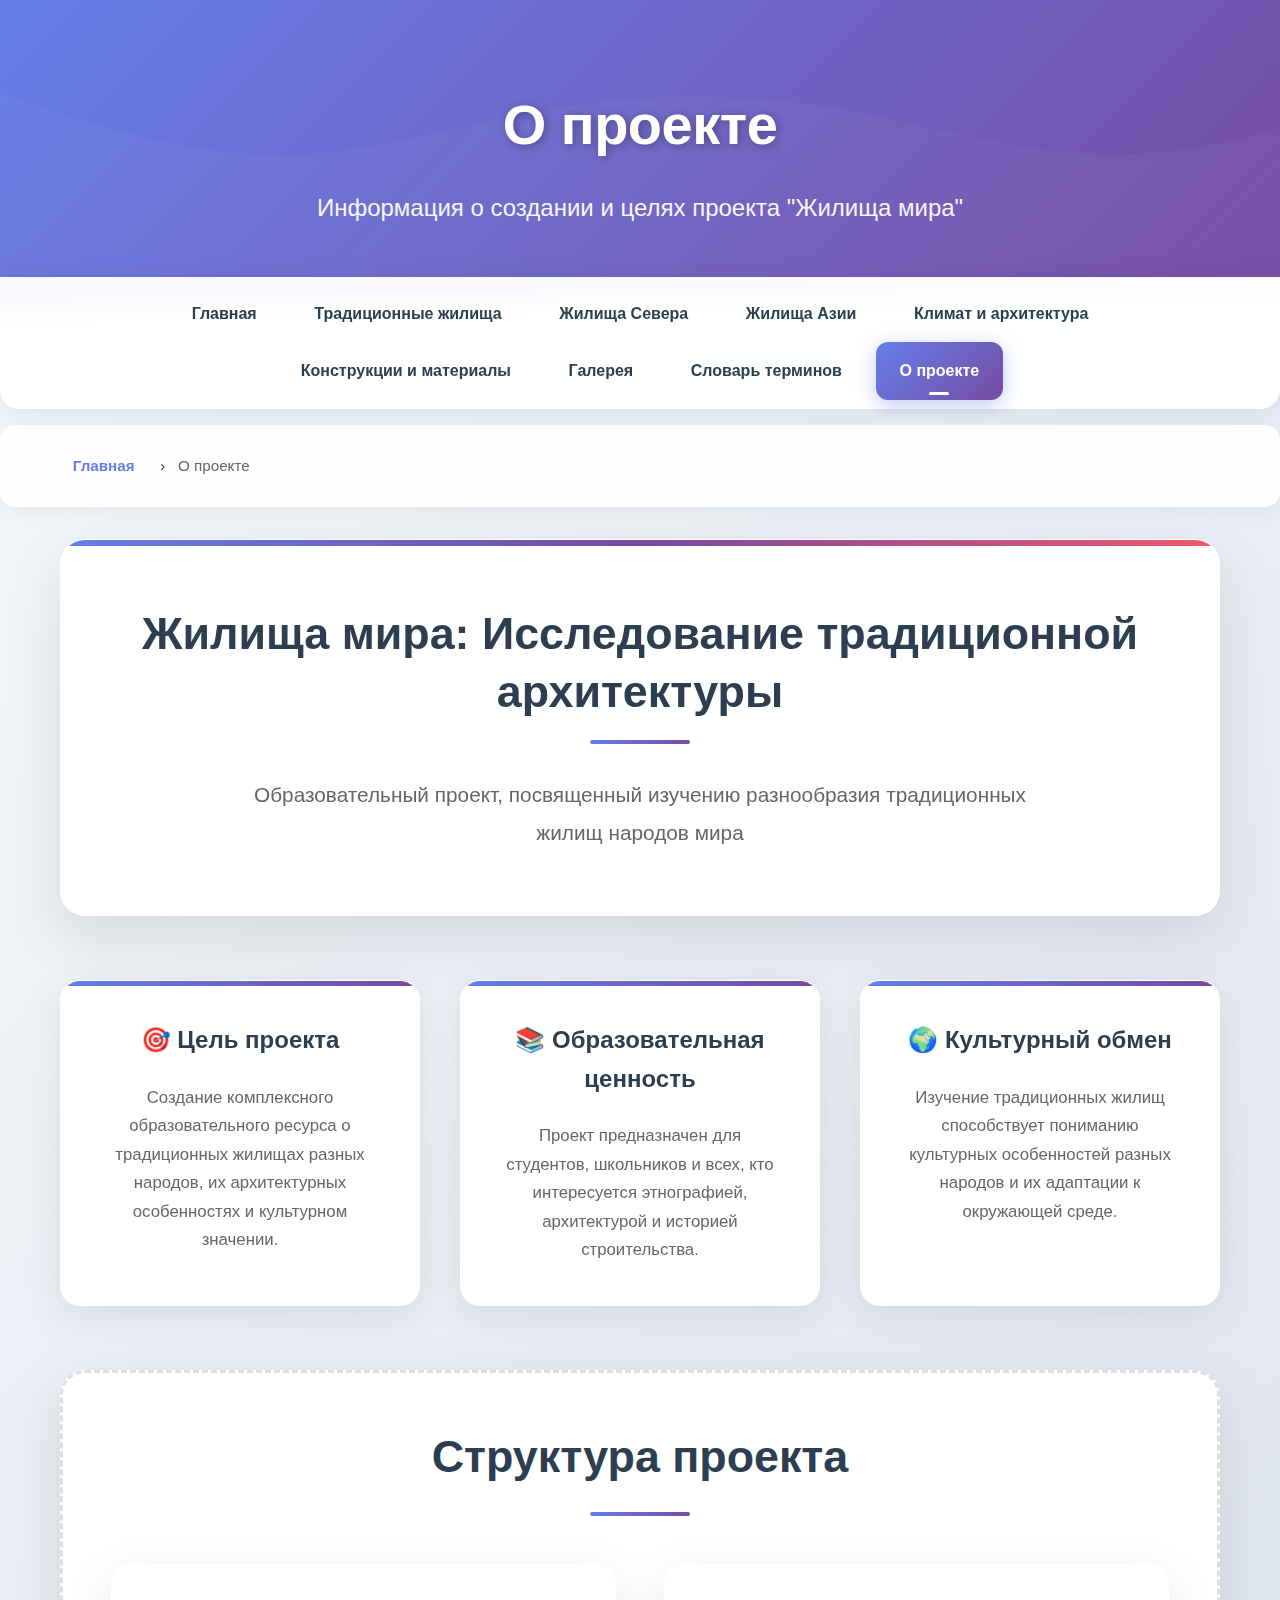
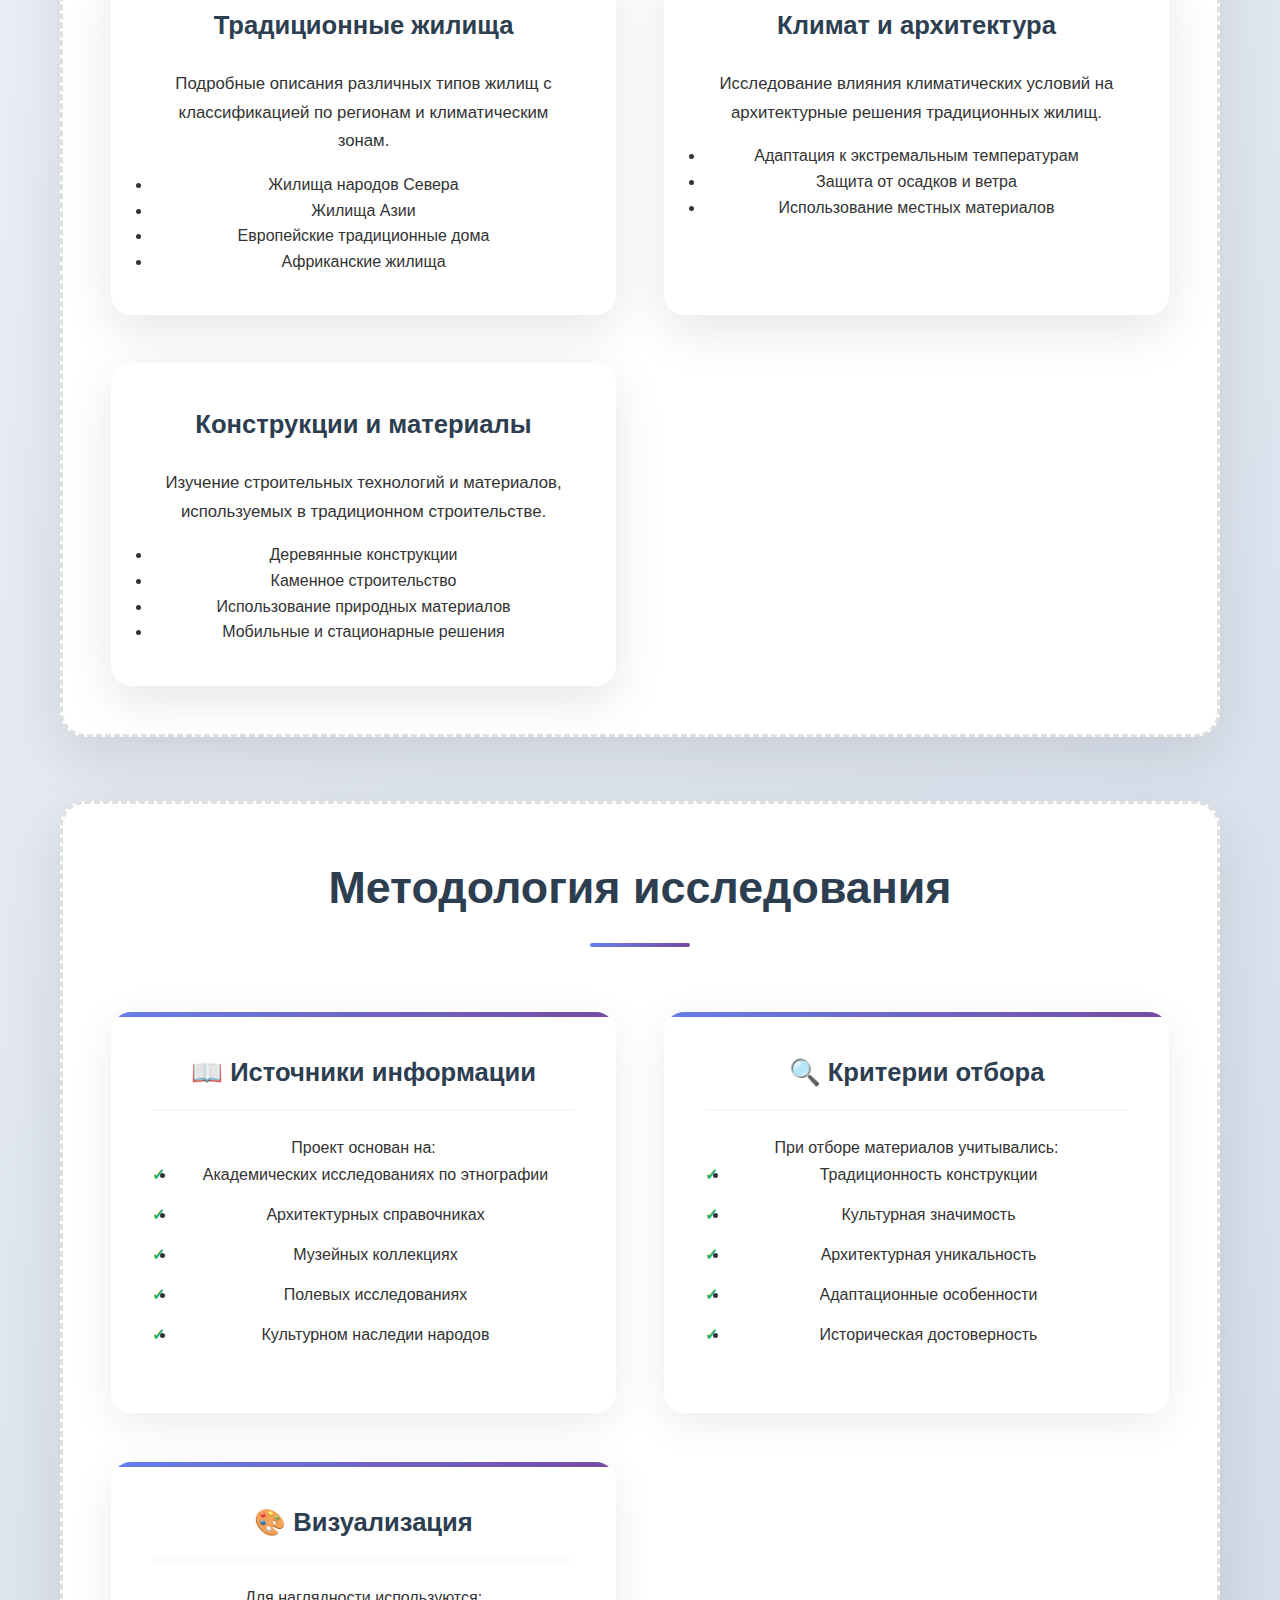
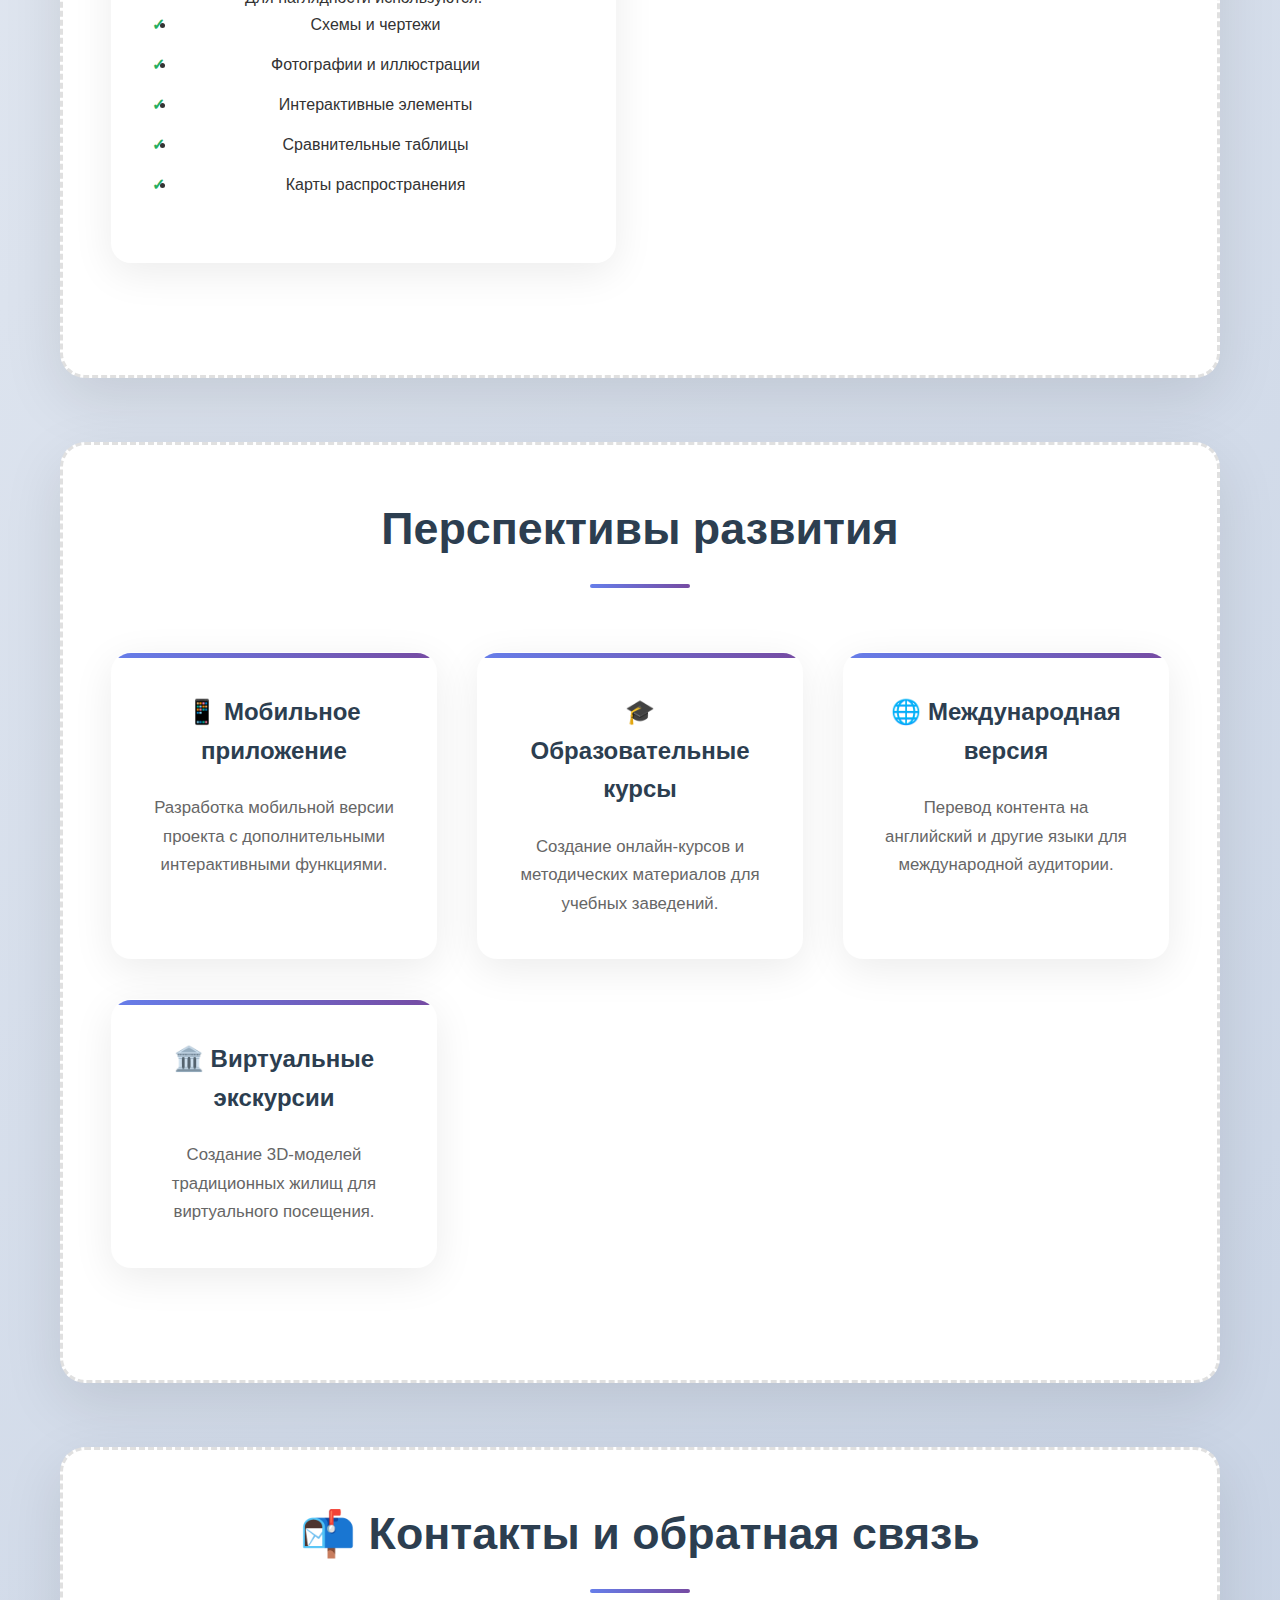
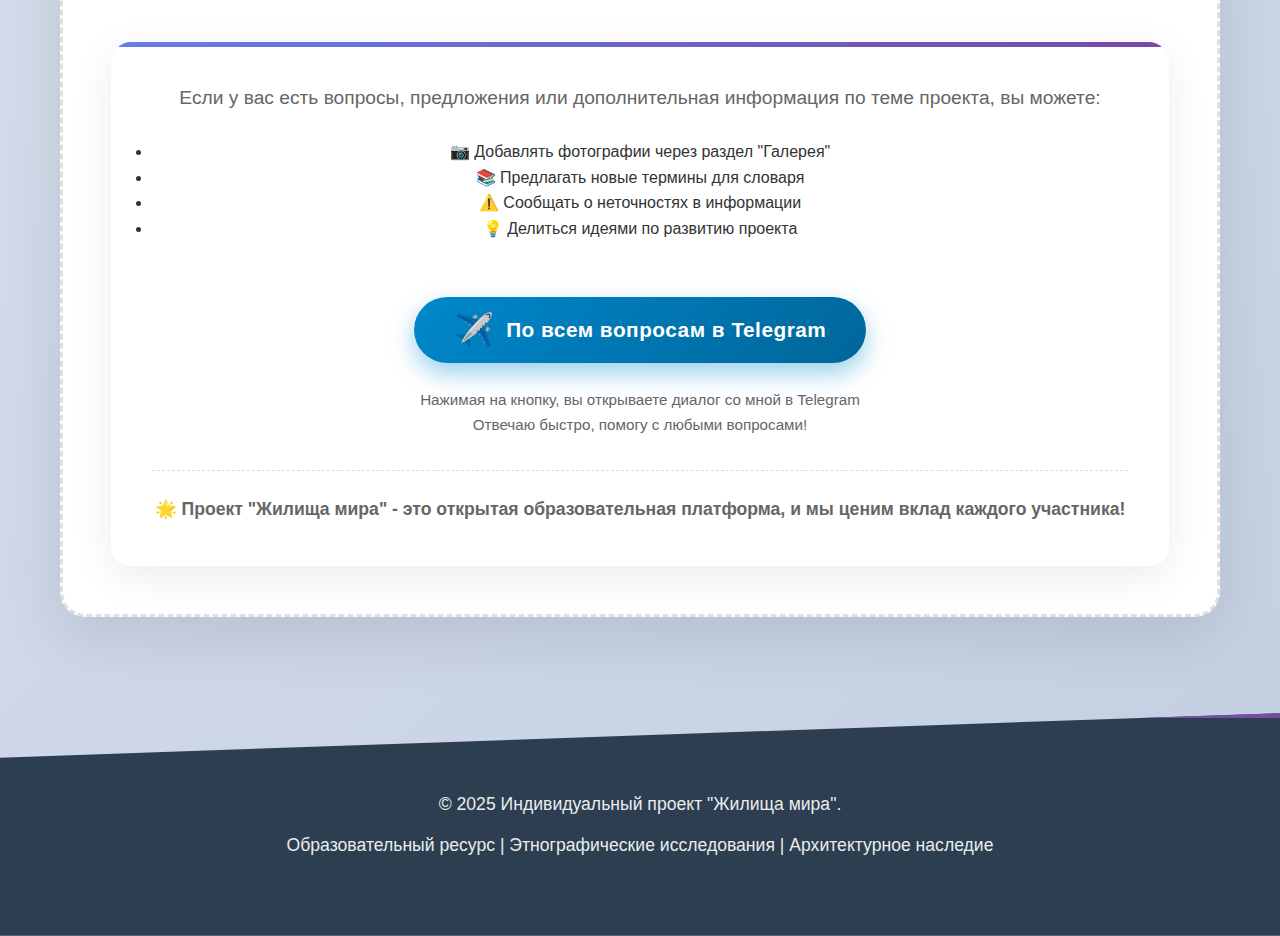
<file: about.html>
<!DOCTYPE html>
<html lang="ru">
<head>
    <meta charset="UTF-8">
    <meta name="viewport" content="width=device-width, initial-scale=1.0">
    <title>О проекте - Жилища мира</title>
    <link rel="stylesheet" href="style.css">
</head>
<body>
    <header>
        <div class="container">
            <h1>О проекте</h1>
            <p>Информация о создании и целях проекта "Жилища мира"</p>
        </div>
    </header>

    <nav>
        <div class="container">
            <ul>
                <li><a href="index.html">Главная</a></li>
                <li><a href="dwellings.html">Традиционные жилища</a></li>
                <li><a href="north.html">Жилища Севера</a></li>
                <li><a href="asia.html">Жилища Азии</a></li>
                <li><a href="climate.html">Климат и архитектура</a></li>
                <li><a href="materials.html">Конструкции и материалы</a></li>
                <li><a href="gallery.html">Галерея</a></li>
                <li><a href="dictionary.html">Словарь терминов</a></li>
                <li><a href="about.html" class="active">О проекте</a></li>
            </ul>
        </div>
    </nav>

    <div class="breadcrumbs">
        <div class="container">
            <!-- Автоматически заполнится через JavaScript -->
        </div>
    </div>

    <main class="container">
        <section class="hero">
            <h2>Жилища мира: Исследование традиционной архитектуры</h2>
            <p>Образовательный проект, посвященный изучению разнообразия традиционных жилищ народов мира</p>
        </section>

        <section class="features-grid">
            <div class="feature-card">
                <h3>🎯 Цель проекта</h3>
                <p>Создание комплексного образовательного ресурса о традиционных жилищах разных народов, их архитектурных особенностях и культурном значении.</p>
            </div>
            <div class="feature-card">
                <h3>📚 Образовательная ценность</h3>
                <p>Проект предназначен для студентов, школьников и всех, кто интересуется этнографией, архитектурой и историей строительства.</p>
            </div>
            <div class="feature-card">
                <h3>🌍 Культурный обмен</h3>
                <p>Изучение традиционных жилищ способствует пониманию культурных особенностей разных народов и их адаптации к окружающей среде.</p>
            </div>
        </section>

        <section class="upload-section">
            <h2>Структура проекта</h2>
            <div class="cards-grid">
                <div class="card">
                    <div class="card-content">
                        <h3>Традиционные жилища</h3>
                        <p>Подробные описания различных типов жилищ с классификацией по регионам и климатическим зонам.</p>
                        <ul>
                            <li>Жилища народов Севера</li>
                            <li>Жилища Азии</li>
                            <li>Европейские традиционные дома</li>
                            <li>Африканские жилища</li>
                        </ul>
                    </div>
                </div>

                <div class="card">
                    <div class="card-content">
                        <h3>Климат и архитектура</h3>
                        <p>Исследование влияния климатических условий на архитектурные решения традиционных жилищ.</p>
                        <ul>
                            <li>Адаптация к экстремальным температурам</li>
                            <li>Защита от осадков и ветра</li>
                            <li>Использование местных материалов</li>
                        </ul>
                    </div>
                </div>

                <div class="card">
                    <div class="card-content">
                        <h3>Конструкции и материалы</h3>
                        <p>Изучение строительных технологий и материалов, используемых в традиционном строительстве.</p>
                        <ul>
                            <li>Деревянные конструкции</li>
                            <li>Каменное строительство</li>
                            <li>Использование природных материалов</li>
                            <li>Мобильные и стационарные решения</li>
                        </ul>
                    </div>
                </div>
            </div>
        </section>

        <section class="upload-section">
            <h2>Методология исследования</h2>
            <div class="climate-zones">
                <div class="climate-card">
                    <h3>📖 Источники информации</h3>
                    <p>Проект основан на:</p>
                    <ul>
                        <li>Академических исследованиях по этнографии</li>
                        <li>Архитектурных справочниках</li>
                        <li>Музейных коллекциях</li>
                        <li>Полевых исследованиях</li>
                        <li>Культурном наследии народов</li>
                    </ul>
                </div>

                <div class="climate-card">
                    <h3>🔍 Критерии отбора</h3>
                    <p>При отборе материалов учитывались:</p>
                    <ul>
                        <li>Традиционность конструкции</li>
                        <li>Культурная значимость</li>
                        <li>Архитектурная уникальность</li>
                        <li>Адаптационные особенности</li>
                        <li>Историческая достоверность</li>
                    </ul>
                </div>

                <div class="climate-card">
                    <h3>🎨 Визуализация</h3>
                    <p>Для наглядности используются:</p>
                    <ul>
                        <li>Схемы и чертежи</li>
                        <li>Фотографии и иллюстрации</li>
                        <li>Интерактивные элементы</li>
                        <li>Сравнительные таблицы</li>
                        <li>Карты распространения</li>
                    </ul>
                </div>
            </div>
        </section>

        <section class="upload-section">
            <h2>Перспективы развития</h2>
            <div class="features-grid">
                <div class="feature-card">
                    <h3>📱 Мобильное приложение</h3>
                    <p>Разработка мобильной версии проекта с дополнительными интерактивными функциями.</p>
                </div>
                <div class="feature-card">
                    <h3>🎓 Образовательные курсы</h3>
                    <p>Создание онлайн-курсов и методических материалов для учебных заведений.</p>
                </div>
                <div class="feature-card">
                    <h3>🌐 Международная версия</h3>
                    <p>Перевод контента на английский и другие языки для международной аудитории.</p>
                </div>
                <div class="feature-card">
                    <h3>🏛️ Виртуальные экскурсии</h3>
                    <p>Создание 3D-моделей традиционных жилищ для виртуального посещения.</p>
                </div>
            </div>
        </section>

        <section class="upload-section">
    <h2>📬 Контакты и обратная связь</h2>
    <div class="feature-card">
        <p style="font-size: 1.2rem; margin-bottom: 1.5rem;">Если у вас есть вопросы, предложения или дополнительная информация по теме проекта, вы можете:</p>
        
        <ul style="margin-bottom: 2rem;">
            <li>📷 Добавлять фотографии через раздел "Галерея"</li>
            <li>📚 Предлагать новые термины для словаря</li>
            <li>⚠️ Сообщать о неточностях в информации</li>
            <li>💡 Делиться идеями по развитию проекта</li>
        </ul>
        
        <!-- КРАСИВАЯ КНОПКА TELEGRAM -->
        <div style="text-align: center; margin: 2rem 0 1.5rem 0;">
            <a href="https://t.me/zhilisha_feedback_bot" 
               target="_blank" 
               class="btn" 
               style="
                   display: inline-flex;
                   align-items: center;
                   justify-content: center;
                   gap: 12px;
                   background: linear-gradient(135deg, #0088cc, #006699);
                   padding: 16px 40px;
                   font-size: 1.3rem;
                   font-weight: 600;
                   border-radius: 60px;
                   box-shadow: 0 10px 25px rgba(0, 136, 204, 0.4);
                   transition: all 0.3s ease;
                   text-decoration: none;
                   color: white;
                   border: none;
                   cursor: pointer;
                   min-width: 280px;
               "
               onmouseover="this.style.transform='translateY(-5px) scale(1.05)'; this.style.boxShadow='0 20px 40px rgba(0, 136, 204, 0.6)';"
               onmouseout="this.style.transform='translateY(0) scale(1)'; this.style.boxShadow='0 10px 25px rgba(0, 136, 204, 0.4)';">
               
                <!-- Иконка Telegram (символ) -->
                <span style="font-size: 2rem; line-height: 1;">✈️</span>
                
                <!-- Текст кнопки -->
                <span>По всем вопросам в Telegram</span>
            </a>
        </div>
        
        <!-- Дополнительный текст под кнопкой -->
        <p style="text-align: center; color: var(--text-light); font-size: 0.95rem; margin-top: 1rem;">
            Нажимая на кнопку, вы открываете диалог со мной в Telegram<br>Отвечаю быстро, помогу с любыми вопросами!
        </p>
        
        <p style="margin-top: 2rem; text-align: center; font-size: 1.1rem; border-top: 1px dashed #ddd; padding-top: 1.5rem;">
            <strong>🌟 Проект "Жилища мира" - это открытая образовательная платформа, и мы ценим вклад каждого участника!</strong>
        </p>
    </div>
</section>
    </main>

    <footer>
        <div class="container">
            <p>&copy; 2025 Индивидуальный проект "Жилища мира".</p>
            <p>Образовательный ресурс | Этнографические исследования | Архитектурное наследие</p>
        </div>
    </footer>

    <script src="script.js"></script>
</body>

</html>
</file>
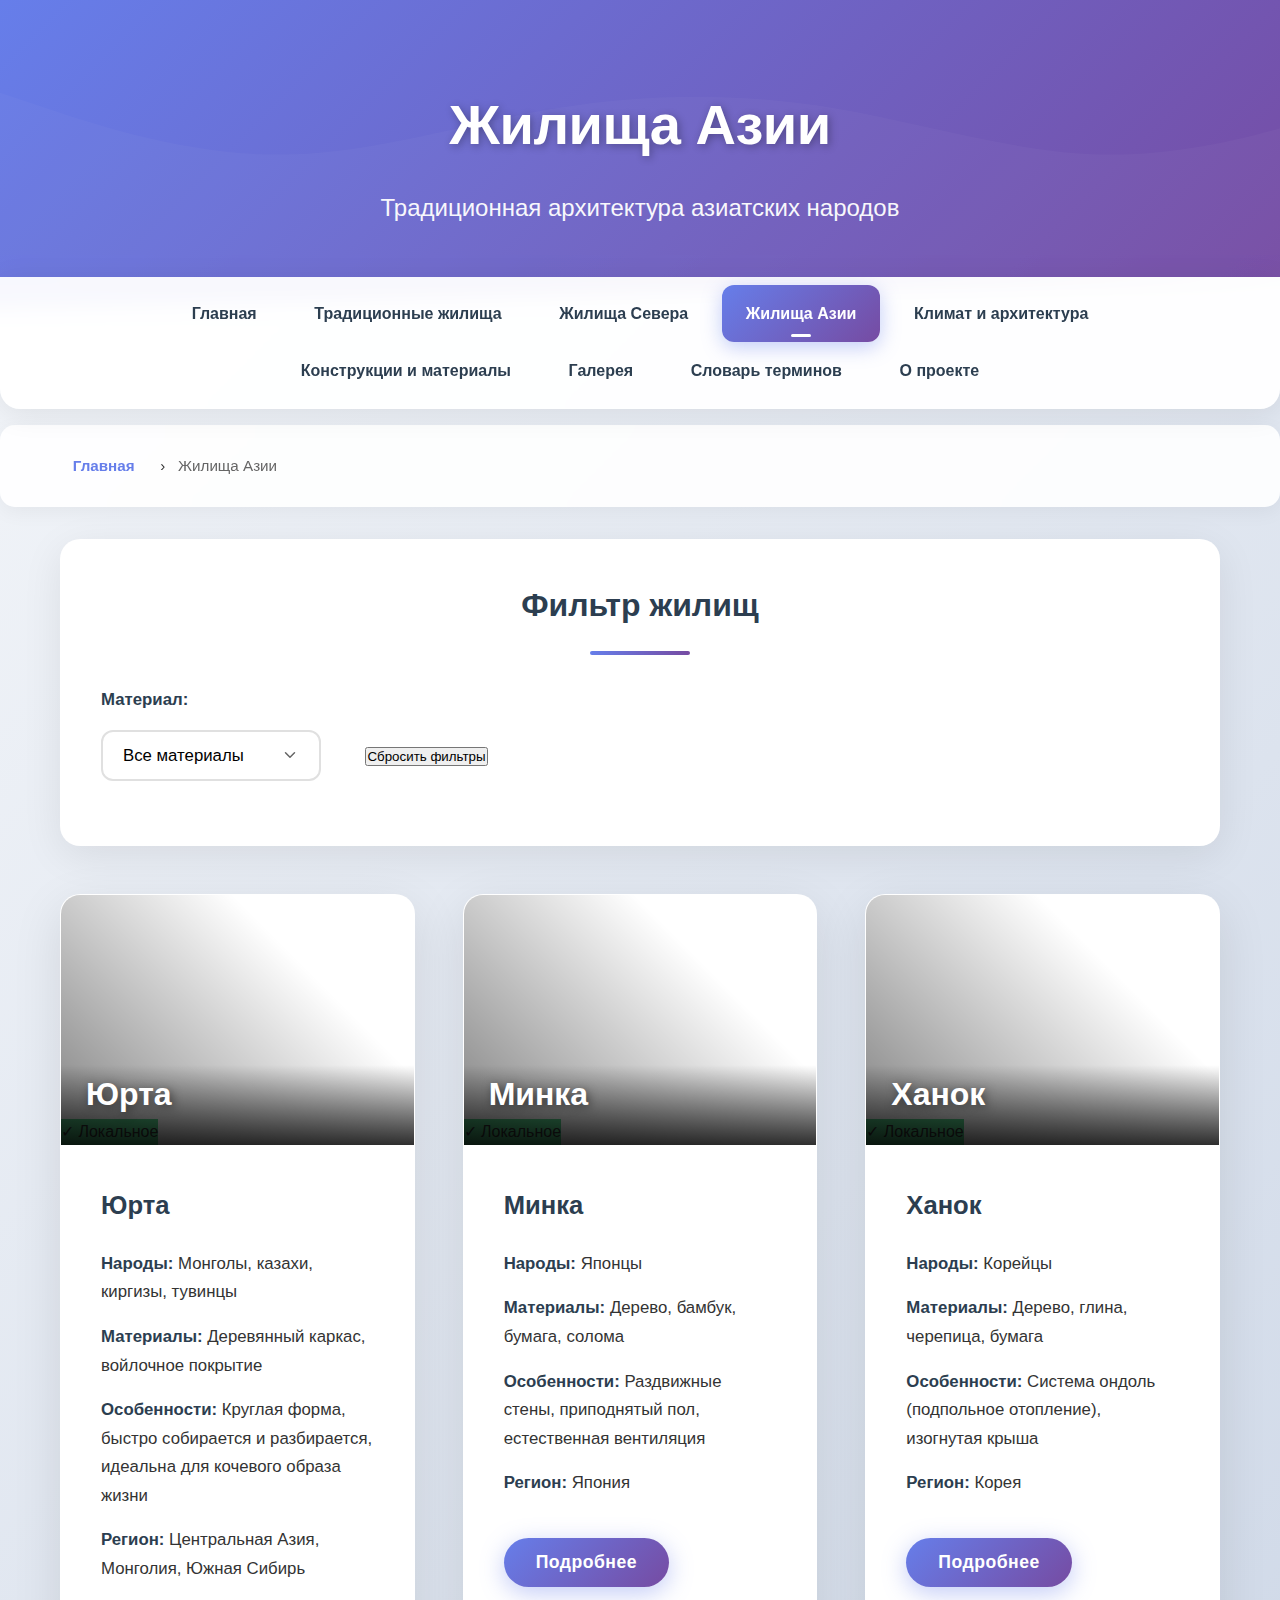
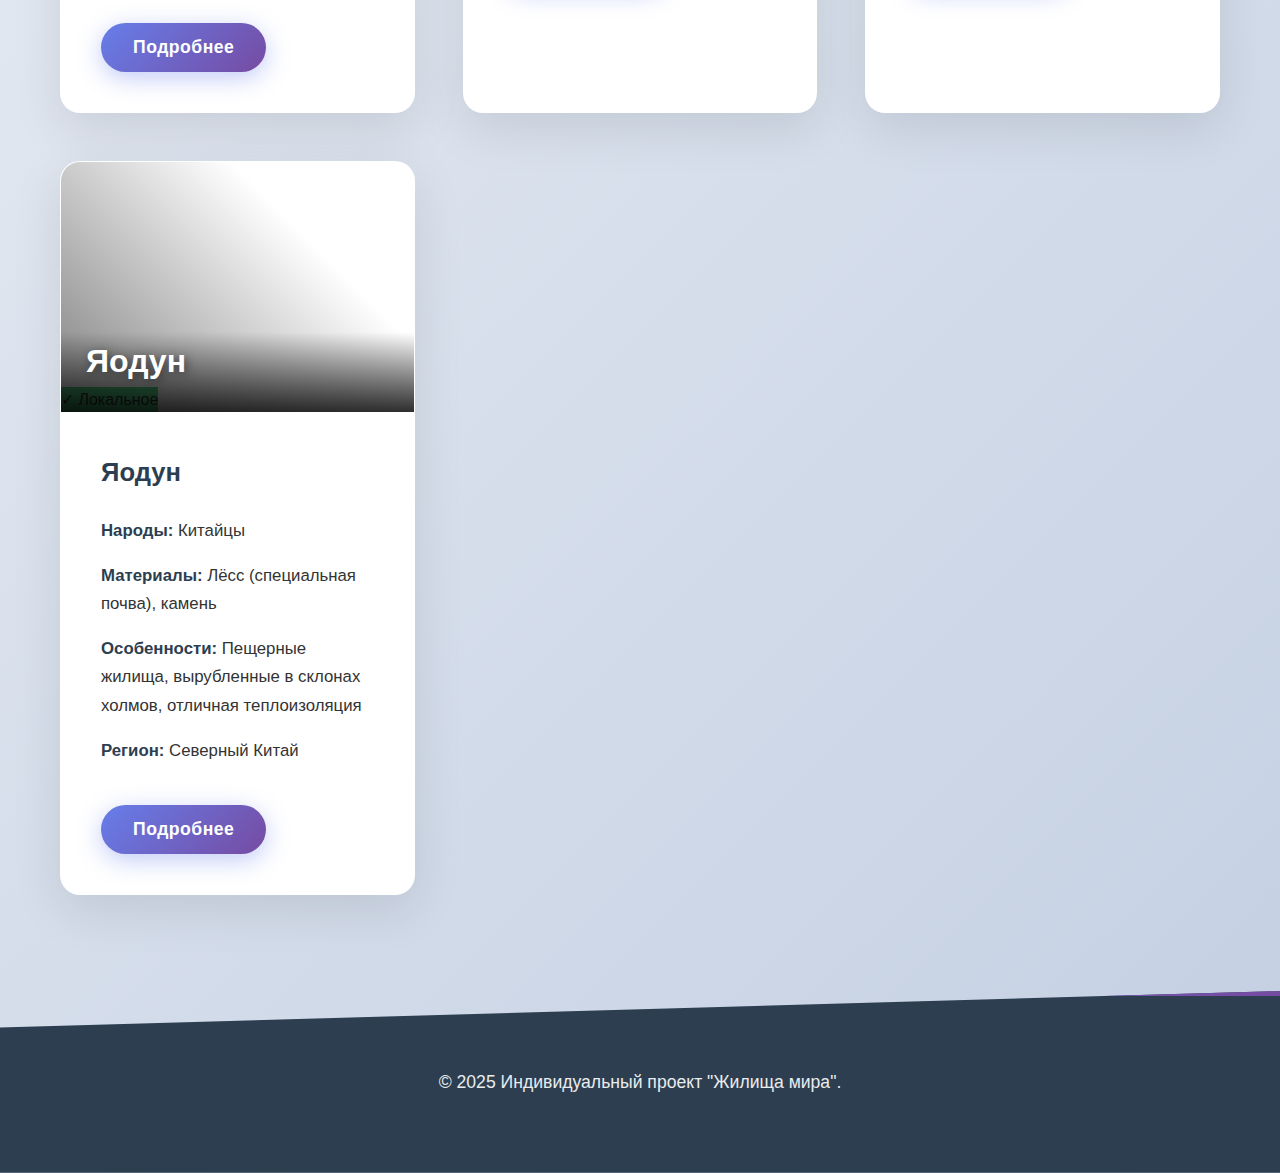
<file: asia.html>
<!DOCTYPE html>
<html lang="ru">
<head>
    <meta charset="UTF-8">
    <meta name="viewport" content="width=device-width, initial-scale=1.0">
    <title>Жилища Азии - Жилища мира</title>
    <link rel="stylesheet" href="style.css">
</head>
<body>
    <header>
        <div class="container">
            <h1>Жилища Азии</h1>
            <p>Традиционная архитектура азиатских народов</p>
        </div>
    </header>

    <nav>
        <div class="container">
            <ul>
                <li><a href="index.html">Главная</a></li>
                <li><a href="dwellings.html">Традиционные жилища</a></li>
                <li><a href="north.html">Жилища Севера</a></li>
                <li><a href="asia.html" class="active">Жилища Азии</a></li>
                <li><a href="climate.html">Климат и архитектура</a></li>
                <li><a href="materials.html">Конструкции и материалы</a></li>
                <li><a href="gallery.html">Галерея</a></li>
                <li><a href="dictionary.html">Словарь терминов</a></li>
                <li><a href="about.html">О проекте</a></li>
            </ul>
        </div>
    </nav>

    <div class="breadcrumbs">
        <div class="container">
            <!-- Автоматически заполнится через JavaScript -->
        </div>
    </div>

    <main class="container">
        <section class="filters">
            <h2>Фильтр жилищ</h2>
            <div class="filter-group">
                <label for="material-filter">Материал:</label>
                <select id="material-filter" class="filter-select">
                    <option value="all">Все материалы</option>
                    <option value="wood">Дерево</option>
                    <option value="felt">Войлок</option>
                    <option value="stone">Камень</option>
                    <option value="clay">Глина</option>
                    <option value="bamboo">Бамбук</option>
                </select>
            </div>
        </section>

        <div class="cards-grid">
            <!-- Юрта -->
            <div class="card" data-material="felt" data-region="asia" data-climate="continental" data-image="yurta">
                <div class="card-image">
                    <div class="card-title">Юрта</div>
                </div>
                <div class="card-content">
                    <h3>Юрта</h3>
                    <p><strong>Народы:</strong> Монголы, казахи, киргизы, тувинцы</p>
                    <p><strong>Материалы:</strong> Деревянный каркас, войлочное покрытие</p>
                    <p><strong>Особенности:</strong> Круглая форма, быстро собирается и разбирается, идеальна для кочевого образа жизни</p>
                    <p><strong>Регион:</strong> Центральная Азия, Монголия, Южная Сибирь</p>
                    <button class="btn">Подробнее</button>
                </div>
            </div>

            <!-- Минка -->
            <div class="card" data-material="wood" data-region="asia" data-climate="temperate" data-image="minka">
                <div class="card-image">
                    <div class="card-title">Минка</div>
                </div>
                <div class="card-content">
                    <h3>Минка</h3>
                    <p><strong>Народы:</strong> Японцы</p>
                    <p><strong>Материалы:</strong> Дерево, бамбук, бумага, солома</p>
                    <p><strong>Особенности:</strong> Раздвижные стены, приподнятый пол, естественная вентиляция</p>
                    <p><strong>Регион:</strong> Япония</p>
                    <button class="btn">Подробнее</button>
                </div>
            </div>

            <!-- Ханок -->
            <div class="card" data-material="wood" data-region="asia" data-climate="temperate" data-image="hanok">
                <div class="card-image">
                    <div class="card-title">Ханок</div>
                </div>
                <div class="card-content">
                    <h3>Ханок</h3>
                    <p><strong>Народы:</strong> Корейцы</p>
                    <p><strong>Материалы:</strong> Дерево, глина, черепица, бумага</p>
                    <p><strong>Особенности:</strong> Система ондоль (подпольное отопление), изогнутая крыша</p>
                    <p><strong>Регион:</strong> Корея</p>
                    <button class="btn">Подробнее</button>
                </div>
            </div>

            <!-- Яодун -->
            <div class="card" data-material="stone" data-region="asia" data-climate="continental" data-image="yaodun">
                <div class="card-image">
                    <div class="card-title">Яодун</div>
                </div>
                <div class="card-content">
                    <h3>Яодун</h3>
                    <p><strong>Народы:</strong> Китайцы</p>
                    <p><strong>Материалы:</strong> Лёсс (специальная почва), камень</p>
                    <p><strong>Особенности:</strong> Пещерные жилища, вырубленные в склонах холмов, отличная теплоизоляция</p>
                    <p><strong>Регион:</strong> Северный Китай</p>
                    <button class="btn">Подробнее</button>
                </div>
            </div>
        </div>
    </main>

    <footer>
        <div class="container">
            <p>&copy; 2025 Индивидуальный проект "Жилища мира".</p>
        </div>
    </footer>

    <script src="script.js"></script>
</body>
</html>
</file>
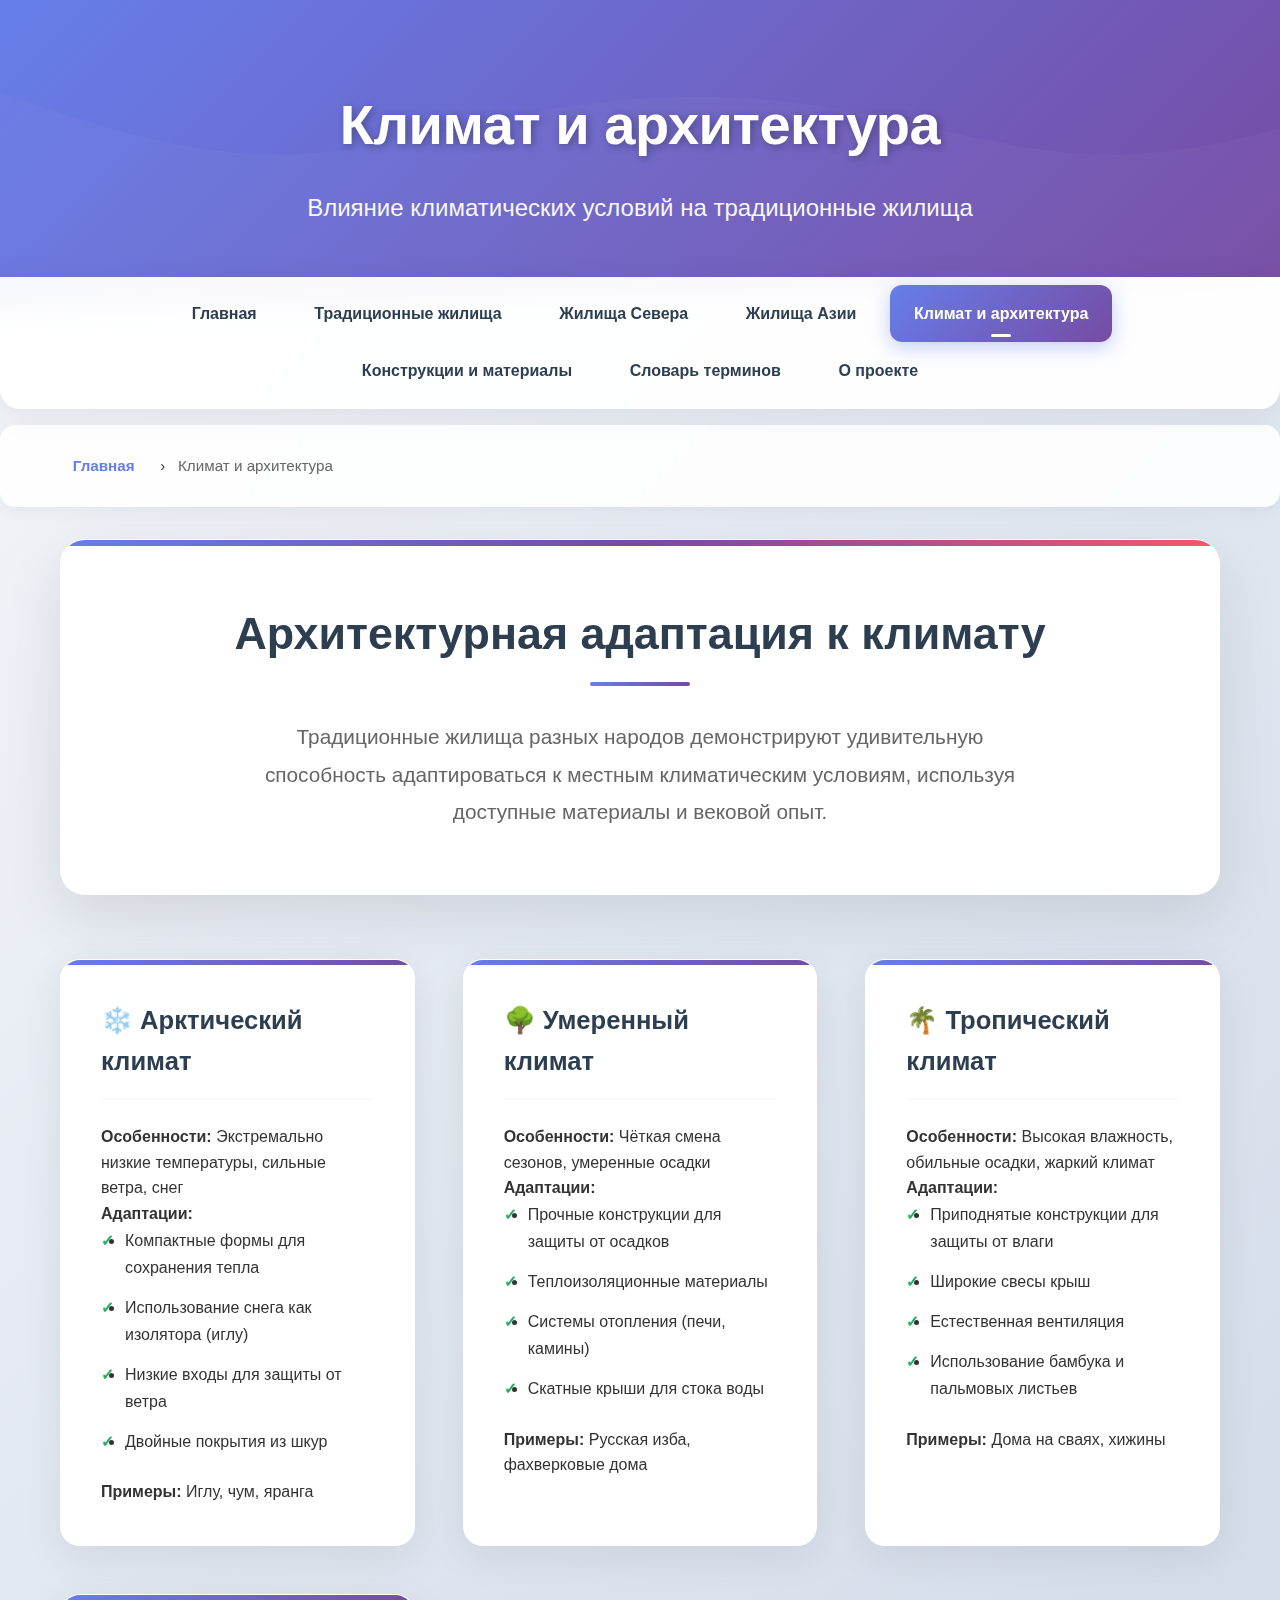
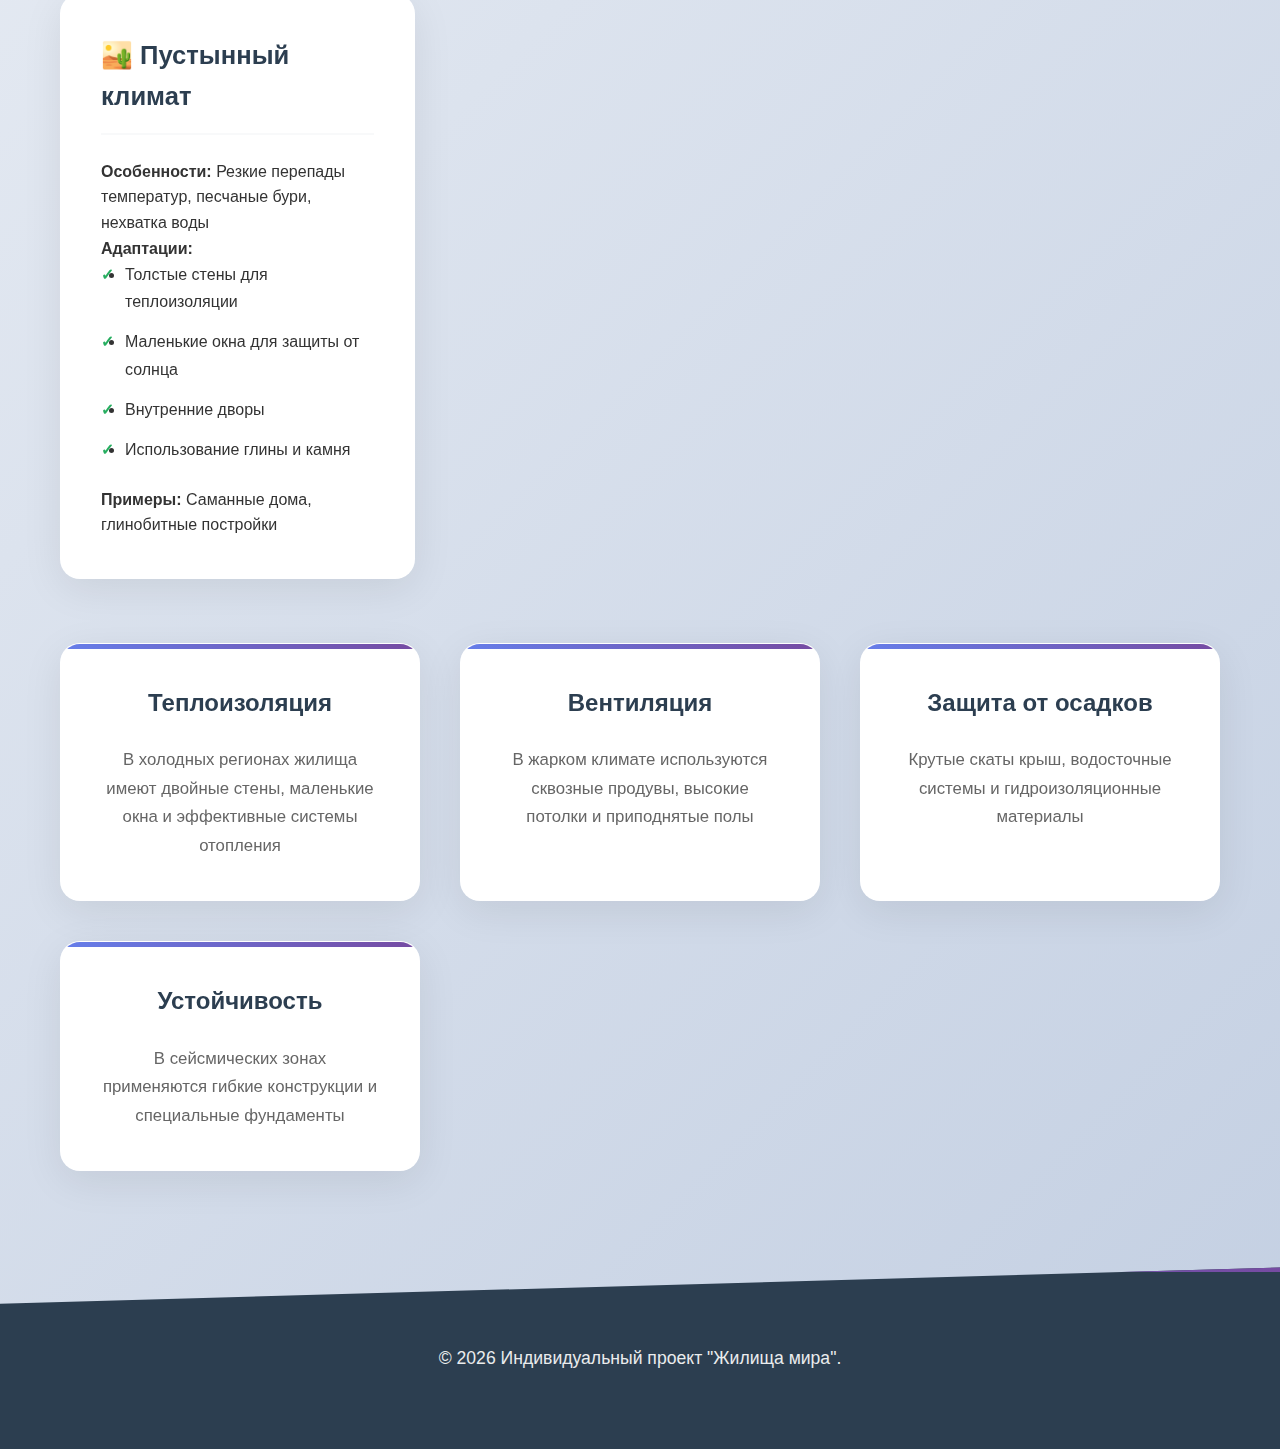
<file: climate.html>
<!DOCTYPE html>
<html lang="ru">
<head>
    <meta charset="UTF-8">
    <meta name="viewport" content="width=device-width, initial-scale=1.0">
    <title>Климат и архитектура - Жилища мира</title>
    <link rel="stylesheet" href="style.css">
</head>
<body>
    <header>
        <div class="container">
            <h1>Климат и архитектура</h1>
            <p>Влияние климатических условий на традиционные жилища</p>
        </div>
    </header>

    <nav>
        <div class="container">
            <ul>
                <li><a href="index.html">Главная</a></li>
                <li><a href="dwellings.html">Традиционные жилища</a></li>
                <li><a href="north.html">Жилища Севера</a></li>
                <li><a href="asia.html">Жилища Азии</a></li>
                <li><a href="climate.html" class="active">Климат и архитектура</a></li>
                <li><a href="materials.html">Конструкции и материалы</a></li>
                <li><a href="dictionary.html">Словарь терминов</a></li>
                <li><a href="about.html">О проекте</a></li>
            </ul>
        </div>
    </nav>

    <div class="breadcrumbs">
        <div class="container">
            <!-- Автоматически заполнится через JavaScript -->
        </div>
    </div>

    <main class="container">
        <section class="hero">
            <h2>Архитектурная адаптация к климату</h2>
            <p>Традиционные жилища разных народов демонстрируют удивительную способность адаптироваться к местным климатическим условиям, используя доступные материалы и вековой опыт.</p>
        </section>

        <div class="climate-zones">
            <!-- Арктический климат -->
            <div class="climate-card">
                <h3>❄️ Арктический климат</h3>
                <p><strong>Особенности:</strong> Экстремально низкие температуры, сильные ветра, снег</p>
                <p><strong>Адаптации:</strong></p>
                <ul>
                    <li>Компактные формы для сохранения тепла</li>
                    <li>Использование снега как изолятора (иглу)</li>
                    <li>Низкие входы для защиты от ветра</li>
                    <li>Двойные покрытия из шкур</li>
                </ul>
                <p><strong>Примеры:</strong> Иглу, чум, яранга</p>
            </div>

            <!-- Умеренный климат -->
            <div class="climate-card">
                <h3>🌳 Умеренный климат</h3>
                <p><strong>Особенности:</strong> Чёткая смена сезонов, умеренные осадки</p>
                <p><strong>Адаптации:</strong></p>
                <ul>
                    <li>Прочные конструкции для защиты от осадков</li>
                    <li>Теплоизоляционные материалы</li>
                    <li>Системы отопления (печи, камины)</li>
                    <li>Скатные крыши для стока воды</li>
                </ul>
                <p><strong>Примеры:</strong> Русская изба, фахверковые дома</p>
            </div>

            <!-- Тропический климат -->
            <div class="climate-card">
                <h3>🌴 Тропический климат</h3>
                <p><strong>Особенности:</strong> Высокая влажность, обильные осадки, жаркий климат</p>
                <p><strong>Адаптации:</strong></p>
                <ul>
                    <li>Приподнятые конструкции для защиты от влаги</li>
                    <li>Широкие свесы крыш</li>
                    <li>Естественная вентиляция</li>
                    <li>Использование бамбука и пальмовых листьев</li>
                </ul>
                <p><strong>Примеры:</strong> Дома на сваях, хижины</p>
            </div>

            <!-- Пустынный климат -->
            <div class="climate-card">
                <h3>🏜️ Пустынный климат</h3>
                <p><strong>Особенности:</strong> Резкие перепады температур, песчаные бури, нехватка воды</p>
                <p><strong>Адаптации:</strong></p>
                <ul>
                    <li>Толстые стены для теплоизоляции</li>
                    <li>Маленькие окна для защиты от солнца</li>
                    <li>Внутренние дворы</li>
                    <li>Использование глины и камня</li>
                </ul>
                <p><strong>Примеры:</strong> Саманные дома, глинобитные постройки</p>
            </div>
        </div>

        <section class="features-grid">
            <div class="feature-card">
                <h3>Теплоизоляция</h3>
                <p>В холодных регионах жилища имеют двойные стены, маленькие окна и эффективные системы отопления</p>
            </div>
            <div class="feature-card">
                <h3>Вентиляция</h3>
                <p>В жарком климате используются сквозные продувы, высокие потолки и приподнятые полы</p>
            </div>
            <div class="feature-card">
                <h3>Защита от осадков</h3>
                <p>Крутые скаты крыш, водосточные системы и гидроизоляционные материалы</p>
            </div>
            <div class="feature-card">
                <h3>Устойчивость</h3>
                <p>В сейсмических зонах применяются гибкие конструкции и специальные фундаменты</p>
            </div>
        </section>
    </main>

    <footer>
        <div class="container">
            <p>&copy; 2026 Индивидуальный проект "Жилища мира".</p>
        </div>
    </footer>

    <script src="script.js"></script>
</body>
</html>
</file>
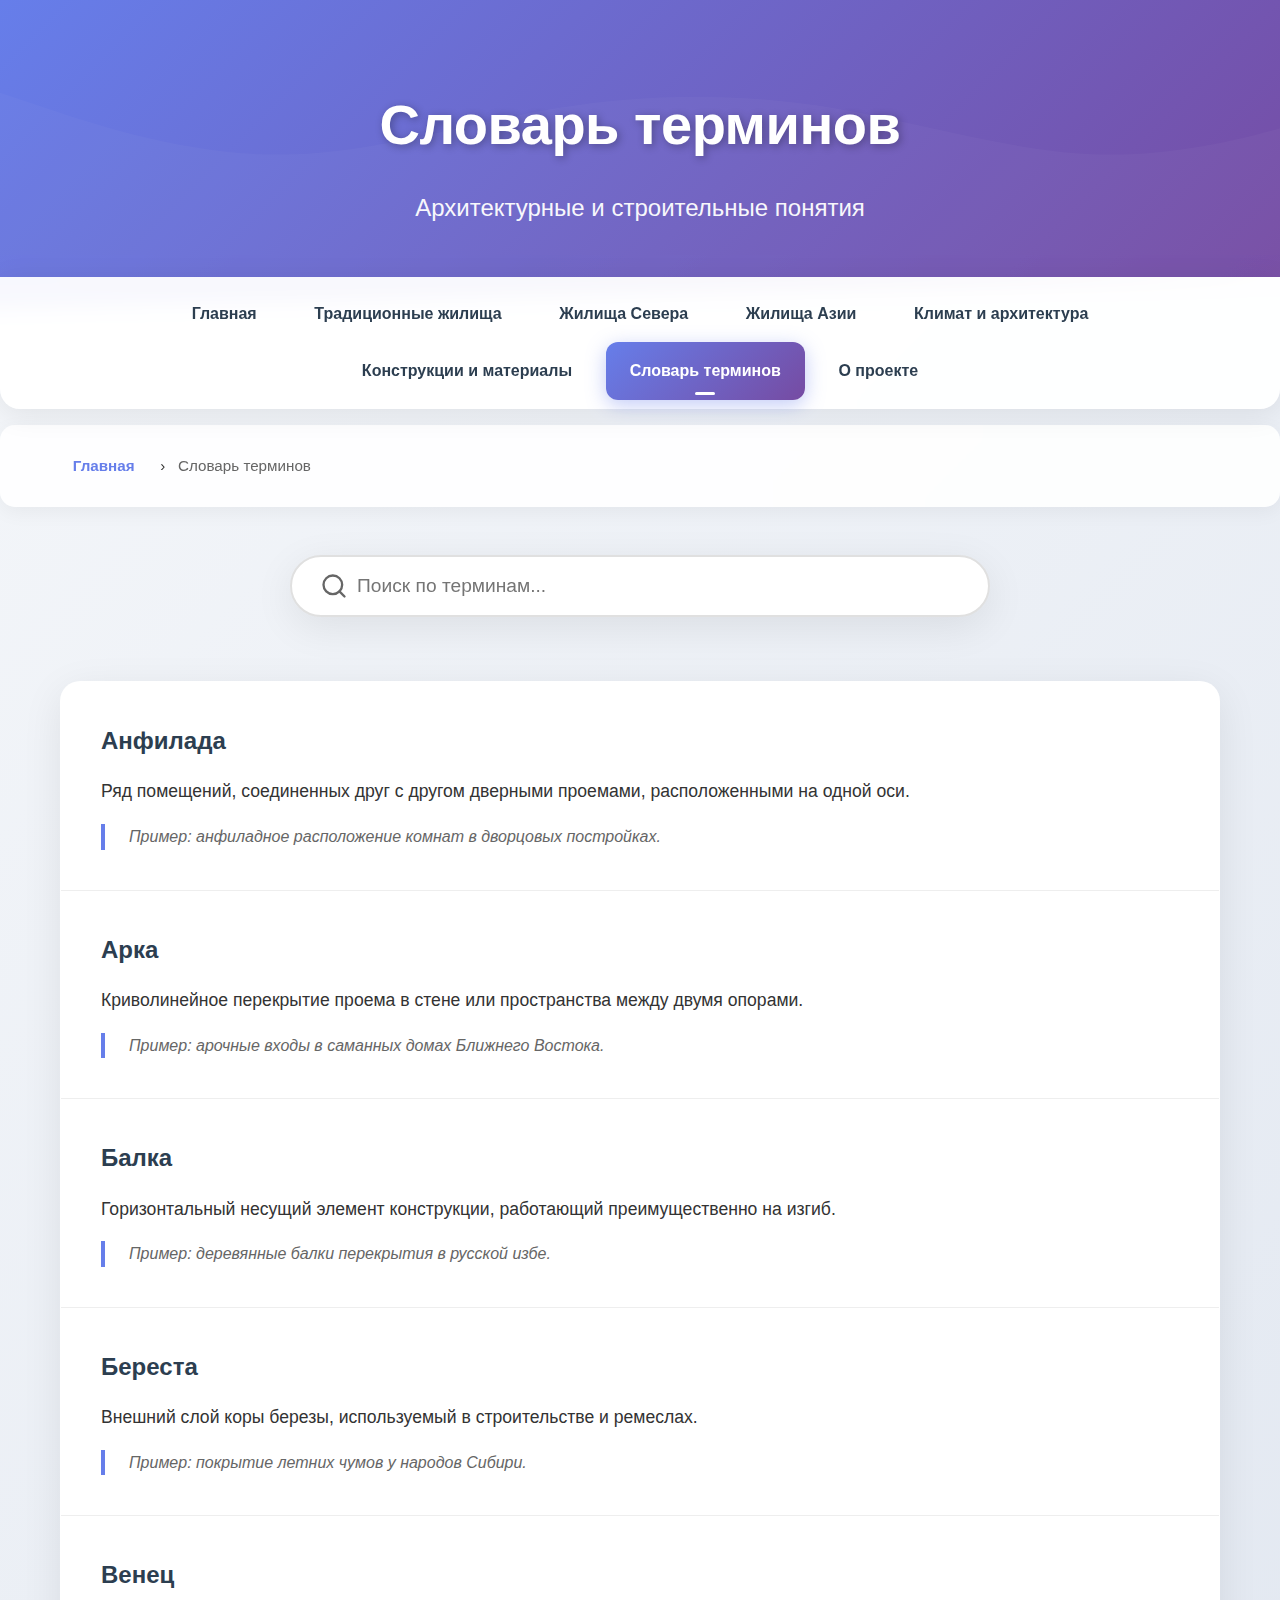
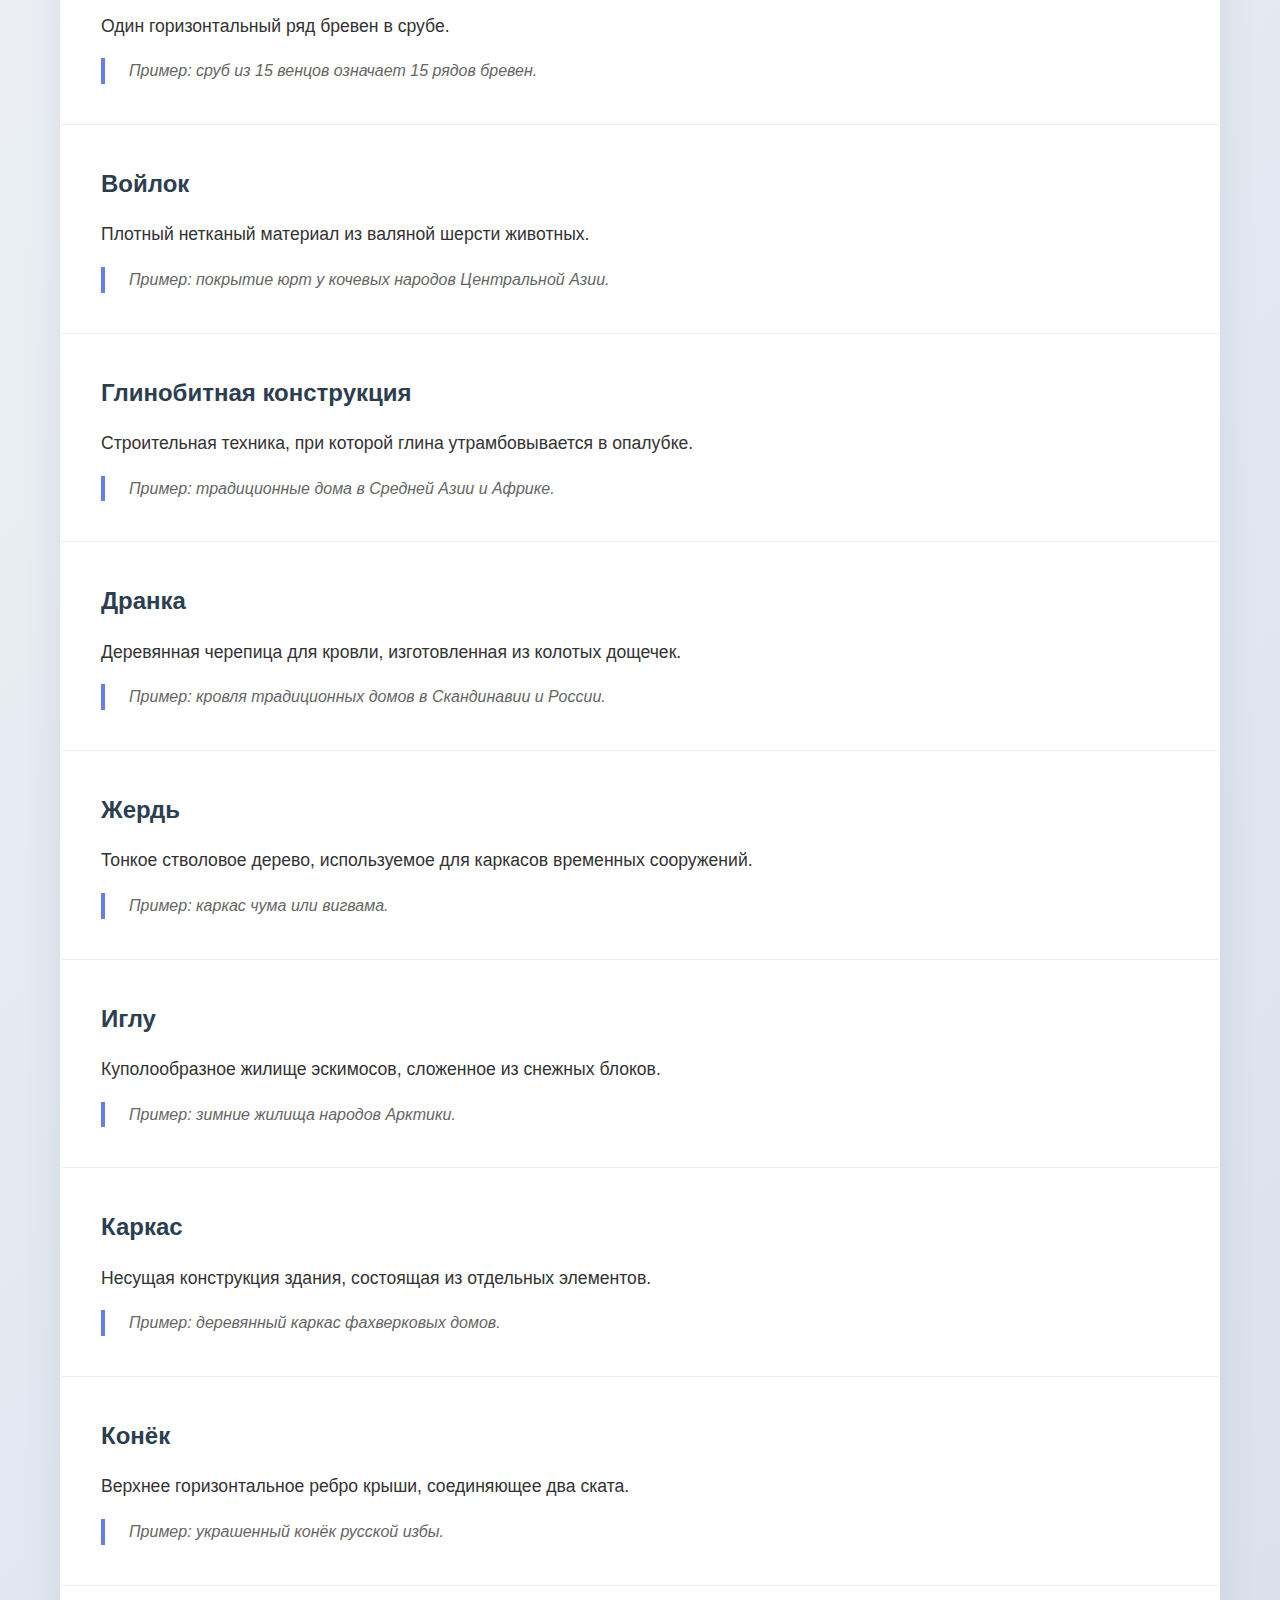
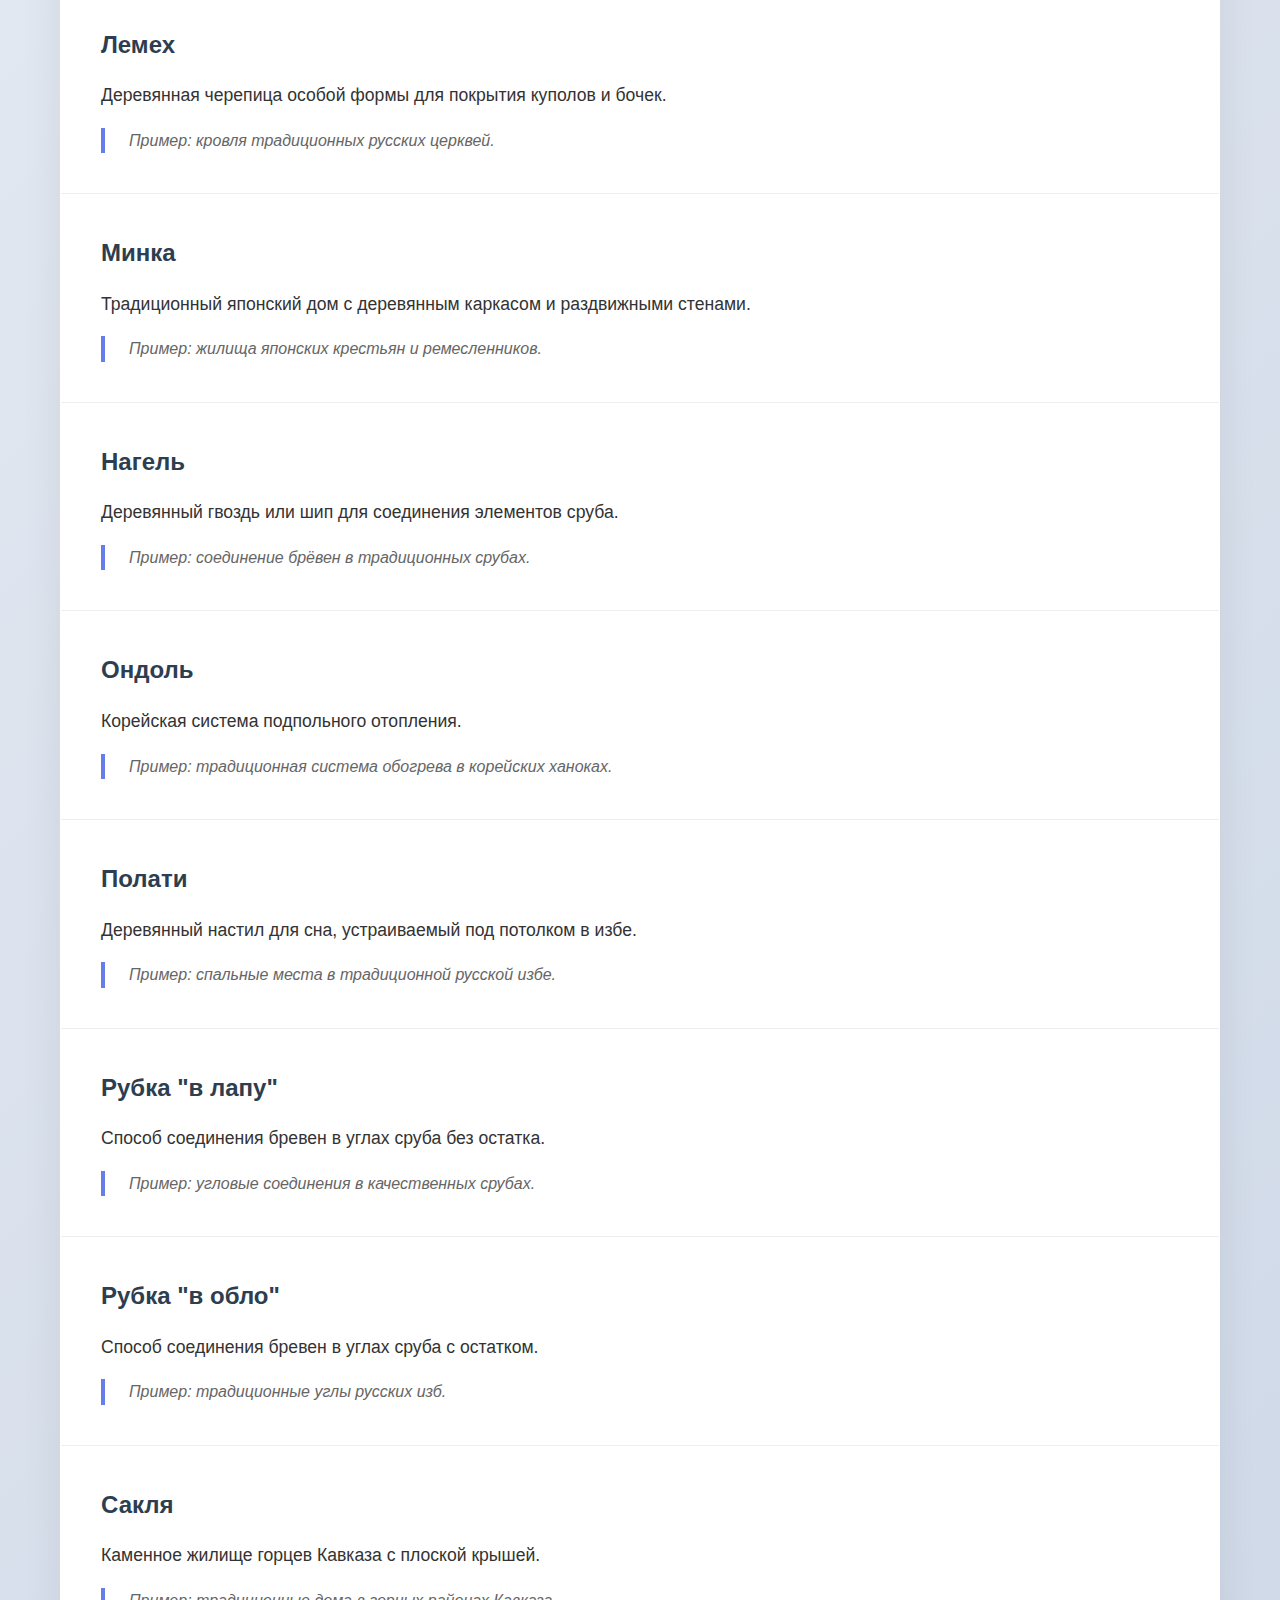
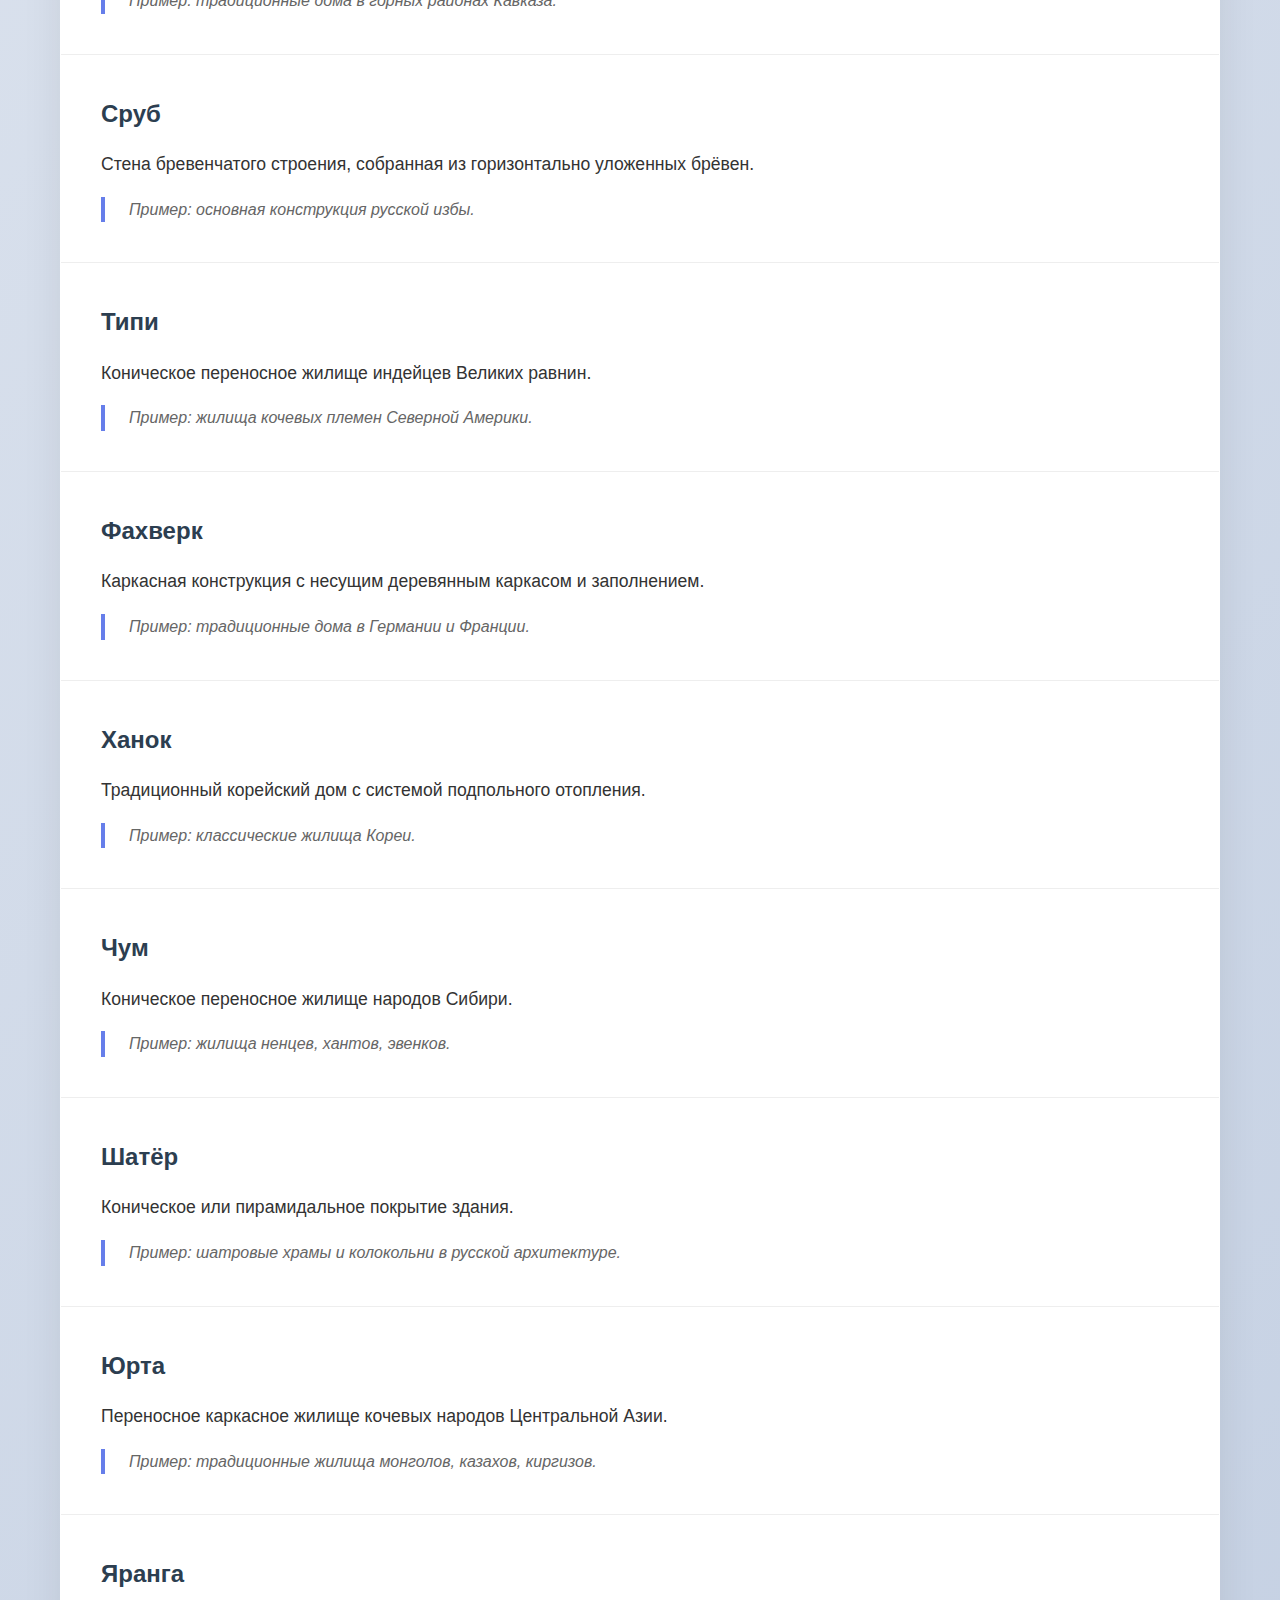
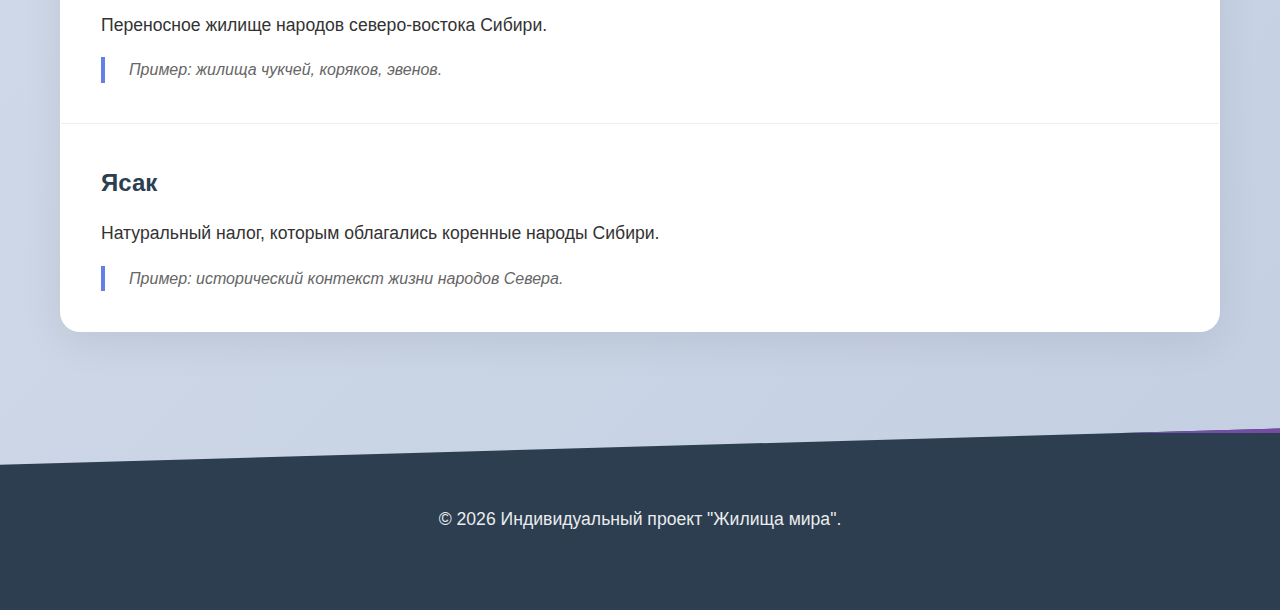
<file: dictionary.html>
<!DOCTYPE html>
<html lang="ru">
<head>
    <meta charset="UTF-8">
    <meta name="viewport" content="width=device-width, initial-scale=1.0">
    <title>Словарь терминов - Жилища мира</title>
    <link rel="stylesheet" href="style.css">
</head>
<body>
    <header>
        <div class="container">
            <h1>Словарь терминов</h1>
            <p>Архитектурные и строительные понятия</p>
        </div>
    </header>

    <nav>
        <div class="container">
            <ul>
                <li><a href="index.html">Главная</a></li>
                <li><a href="dwellings.html">Традиционные жилища</a></li>
                <li><a href="north.html">Жилища Севера</a></li>
                <li><a href="asia.html">Жилища Азии</a></li>
                <li><a href="climate.html">Климат и архитектура</a></li>
                <li><a href="materials.html">Конструкции и материалы</a></li>
                <li><a href="dictionary.html" class="active">Словарь терминов</a></li>
                <li><a href="about.html">О проекте</a></li>
            </ul>
        </div>
    </nav>

    <div class="breadcrumbs">
        <div class="container">
            <!-- Автоматически заполнится через JavaScript -->
        </div>
    </div>

    <main class="container">
        <section class="search-box">
            <input type="text" id="search-input" class="search-input" placeholder="Поиск по терминам...">
        </section>

        <div class="term-list">
            <!-- А -->
            <div class="term-item">
                <h3>Анфилада</h3>
                <p class="term-definition">Ряд помещений, соединенных друг с другом дверными проемами, расположенными на одной оси.</p>
                <p class="term-example">Пример: анфиладное расположение комнат в дворцовых постройках.</p>
            </div>

            <div class="term-item">
                <h3>Арка</h3>
                <p class="term-definition">Криволинейное перекрытие проема в стене или пространства между двумя опорами.</p>
                <p class="term-example">Пример: арочные входы в саманных домах Ближнего Востока.</p>
            </div>

            <!-- Б -->
            <div class="term-item">
                <h3>Балка</h3>
                <p class="term-definition">Горизонтальный несущий элемент конструкции, работающий преимущественно на изгиб.</p>
                <p class="term-example">Пример: деревянные балки перекрытия в русской избе.</p>
            </div>

            <div class="term-item">
                <h3>Береста</h3>
                <p class="term-definition">Внешний слой коры березы, используемый в строительстве и ремеслах.</p>
                <p class="term-example">Пример: покрытие летних чумов у народов Сибири.</p>
            </div>

            <!-- В -->
            <div class="term-item">
                <h3>Венец</h3>
                <p class="term-definition">Один горизонтальный ряд бревен в срубе.</p>
                <p class="term-example">Пример: сруб из 15 венцов означает 15 рядов бревен.</p>
            </div>

            <div class="term-item">
                <h3>Войлок</h3>
                <p class="term-definition">Плотный нетканый материал из валяной шерсти животных.</p>
                <p class="term-example">Пример: покрытие юрт у кочевых народов Центральной Азии.</p>
            </div>

            <!-- Г -->
            <div class="term-item">
                <h3>Глинобитная конструкция</h3>
                <p class="term-definition">Строительная техника, при которой глина утрамбовывается в опалубке.</p>
                <p class="term-example">Пример: традиционные дома в Средней Азии и Африке.</p>
            </div>

            <!-- Д -->
            <div class="term-item">
                <h3>Дранка</h3>
                <p class="term-definition">Деревянная черепица для кровли, изготовленная из колотых дощечек.</p>
                <p class="term-example">Пример: кровля традиционных домов в Скандинавии и России.</p>
            </div>

            <!-- Ж -->
            <div class="term-item">
                <h3>Жердь</h3>
                <p class="term-definition">Тонкое стволовое дерево, используемое для каркасов временных сооружений.</p>
                <p class="term-example">Пример: каркас чума или вигвама.</p>
            </div>

            <!-- И -->
            <div class="term-item">
                <h3>Иглу</h3>
                <p class="term-definition">Куполообразное жилище эскимосов, сложенное из снежных блоков.</p>
                <p class="term-example">Пример: зимние жилища народов Арктики.</p>
            </div>

            <!-- К -->
            <div class="term-item">
                <h3>Каркас</h3>
                <p class="term-definition">Несущая конструкция здания, состоящая из отдельных элементов.</p>
                <p class="term-example">Пример: деревянный каркас фахверковых домов.</p>
            </div>

            <div class="term-item">
                <h3>Конёк</h3>
                <p class="term-definition">Верхнее горизонтальное ребро крыши, соединяющее два ската.</p>
                <p class="term-example">Пример: украшенный конёк русской избы.</p>
            </div>

            <!-- Л -->
            <div class="term-item">
                <h3>Лемех</h3>
                <p class="term-definition">Деревянная черепица особой формы для покрытия куполов и бочек.</p>
                <p class="term-example">Пример: кровля традиционных русских церквей.</p>
            </div>

            <!-- М -->
            <div class="term-item">
                <h3>Минка</h3>
                <p class="term-definition">Традиционный японский дом с деревянным каркасом и раздвижными стенами.</p>
                <p class="term-example">Пример: жилища японских крестьян и ремесленников.</p>
            </div>

            <!-- Н -->
            <div class="term-item">
                <h3>Нагель</h3>
                <p class="term-definition">Деревянный гвоздь или шип для соединения элементов сруба.</p>
                <p class="term-example">Пример: соединение брёвен в традиционных срубах.</p>
            </div>

            <!-- О -->
            <div class="term-item">
                <h3>Ондоль</h3>
                <p class="term-definition">Корейская система подпольного отопления.</p>
                <p class="term-example">Пример: традиционная система обогрева в корейских ханоках.</p>
            </div>

            <!-- П -->
            <div class="term-item">
                <h3>Полати</h3>
                <p class="term-definition">Деревянный настил для сна, устраиваемый под потолком в избе.</p>
                <p class="term-example">Пример: спальные места в традиционной русской избе.</p>
            </div>

            <!-- Р -->
            <div class="term-item">
                <h3>Рубка "в лапу"</h3>
                <p class="term-definition">Способ соединения бревен в углах сруба без остатка.</p>
                <p class="term-example">Пример: угловые соединения в качественных срубах.</p>
            </div>

            <div class="term-item">
                <h3>Рубка "в обло"</h3>
                <p class="term-definition">Способ соединения бревен в углах сруба с остатком.</p>
                <p class="term-example">Пример: традиционные углы русских изб.</p>
            </div>

            <!-- С -->
            <div class="term-item">
                <h3>Сакля</h3>
                <p class="term-definition">Каменное жилище горцев Кавказа с плоской крышей.</p>
                <p class="term-example">Пример: традиционные дома в горных районах Кавказа.</p>
            </div>

            <div class="term-item">
                <h3>Сруб</h3>
                <p class="term-definition">Стена бревенчатого строения, собранная из горизонтально уложенных брёвен.</p>
                <p class="term-example">Пример: основная конструкция русской избы.</p>
            </div>

            <!-- Т -->
            <div class="term-item">
                <h3>Типи</h3>
                <p class="term-definition">Коническое переносное жилище индейцев Великих равнин.</p>
                <p class="term-example">Пример: жилища кочевых племен Северной Америки.</p>
            </div>

            <!-- Ф -->
            <div class="term-item">
                <h3>Фахверк</h3>
                <p class="term-definition">Каркасная конструкция с несущим деревянным каркасом и заполнением.</p>
                <p class="term-example">Пример: традиционные дома в Германии и Франции.</p>
            </div>

            <!-- Х -->
            <div class="term-item">
                <h3>Ханок</h3>
                <p class="term-definition">Традиционный корейский дом с системой подпольного отопления.</p>
                <p class="term-example">Пример: классические жилища Кореи.</p>
            </div>

            <!-- Ч -->
            <div class="term-item">
                <h3>Чум</h3>
                <p class="term-definition">Коническое переносное жилище народов Сибири.</p>
                <p class="term-example">Пример: жилища ненцев, хантов, эвенков.</p>
            </div>

            <!-- Ш -->
            <div class="term-item">
                <h3>Шатёр</h3>
                <p class="term-definition">Коническое или пирамидальное покрытие здания.</p>
                <p class="term-example">Пример: шатровые храмы и колокольни в русской архитектуре.</p>
            </div>

            <!-- Ю -->
            <div class="term-item">
                <h3>Юрта</h3>
                <p class="term-definition">Переносное каркасное жилище кочевых народов Центральной Азии.</p>
                <p class="term-example">Пример: традиционные жилища монголов, казахов, киргизов.</p>
            </div>

            <!-- Я -->
            <div class="term-item">
                <h3>Яранга</h3>
                <p class="term-definition">Переносное жилище народов северо-востока Сибири.</p>
                <p class="term-example">Пример: жилища чукчей, коряков, эвенов.</p>
            </div>

            <div class="term-item">
                <h3>Ясак</h3>
                <p class="term-definition">Натуральный налог, которым облагались коренные народы Сибири.</p>
                <p class="term-example">Пример: исторический контекст жизни народов Севера.</p>
            </div>
        </div>
    </main>

    <footer>
        <div class="container">
            <p>&copy; 2026 Индивидуальный проект "Жилища мира".</p>
        </div>
    </footer>

    <script src="script.js"></script>
</body>
</html>
</file>
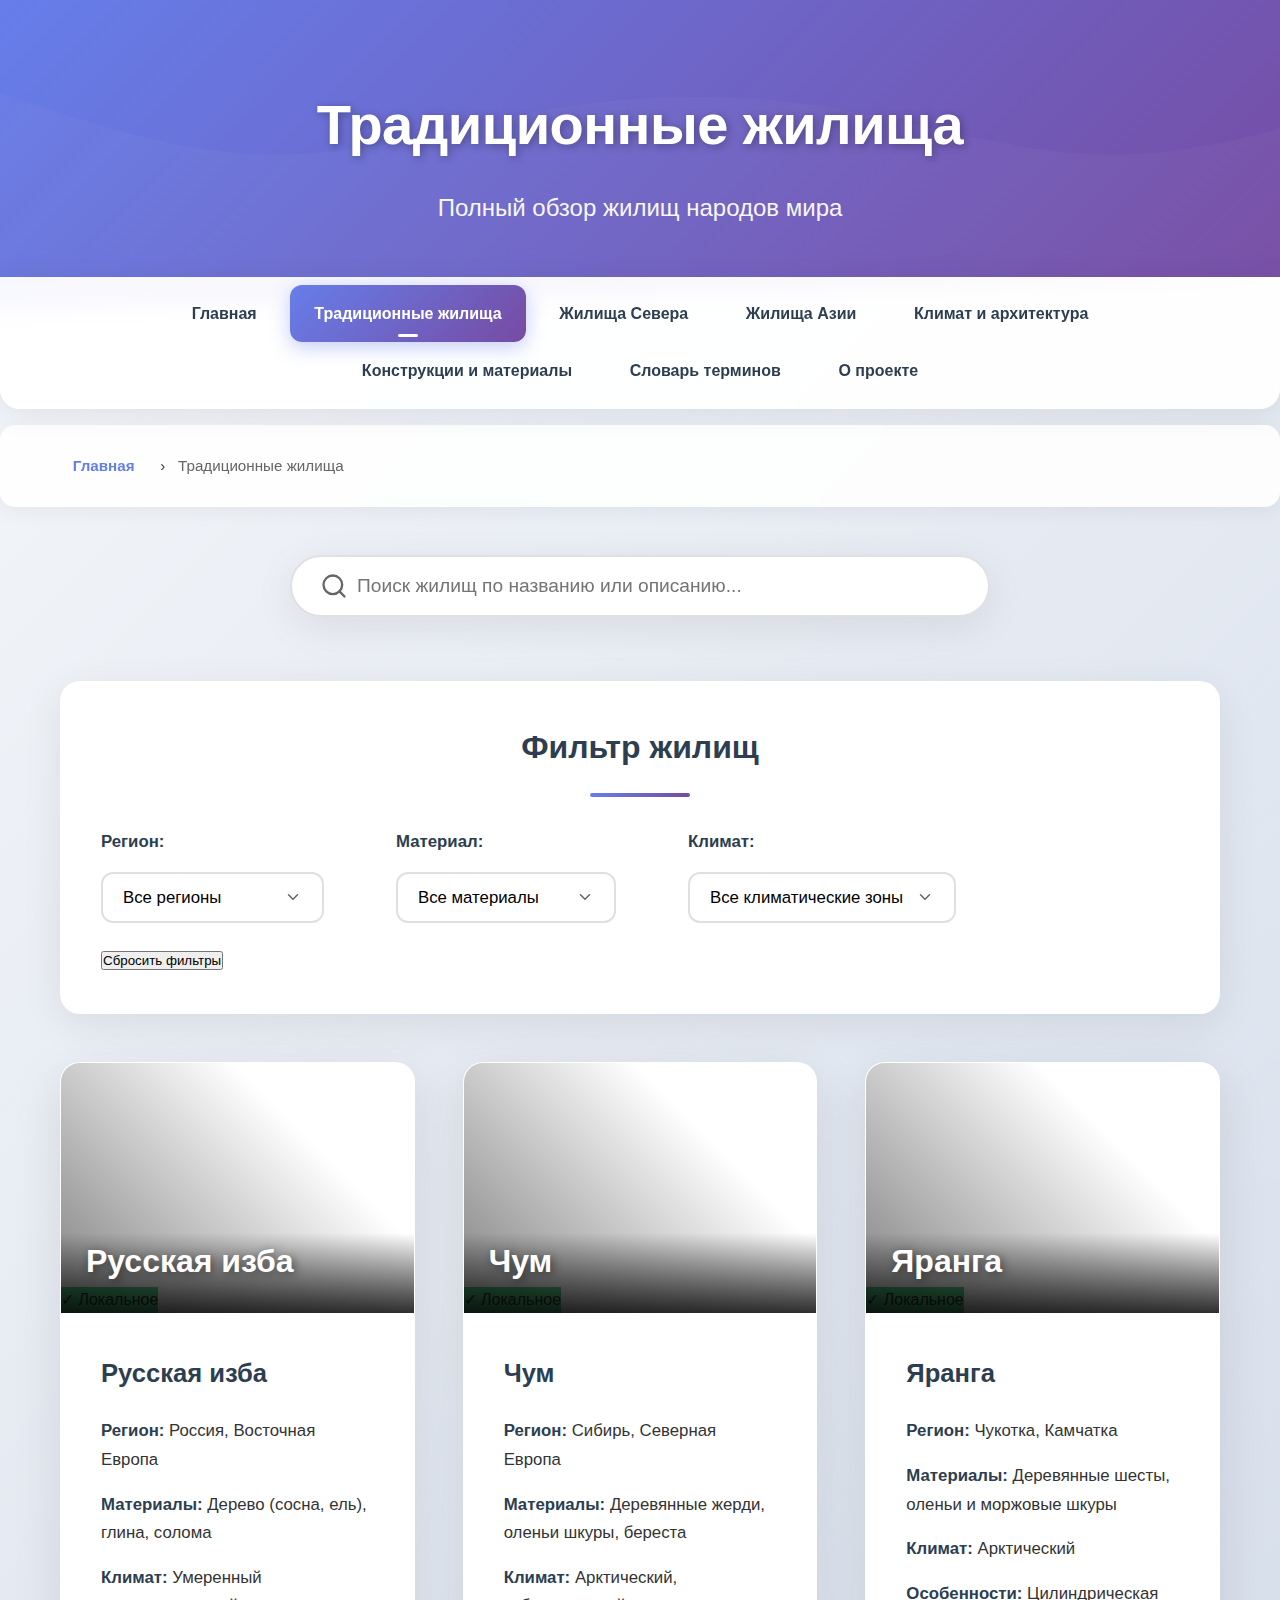
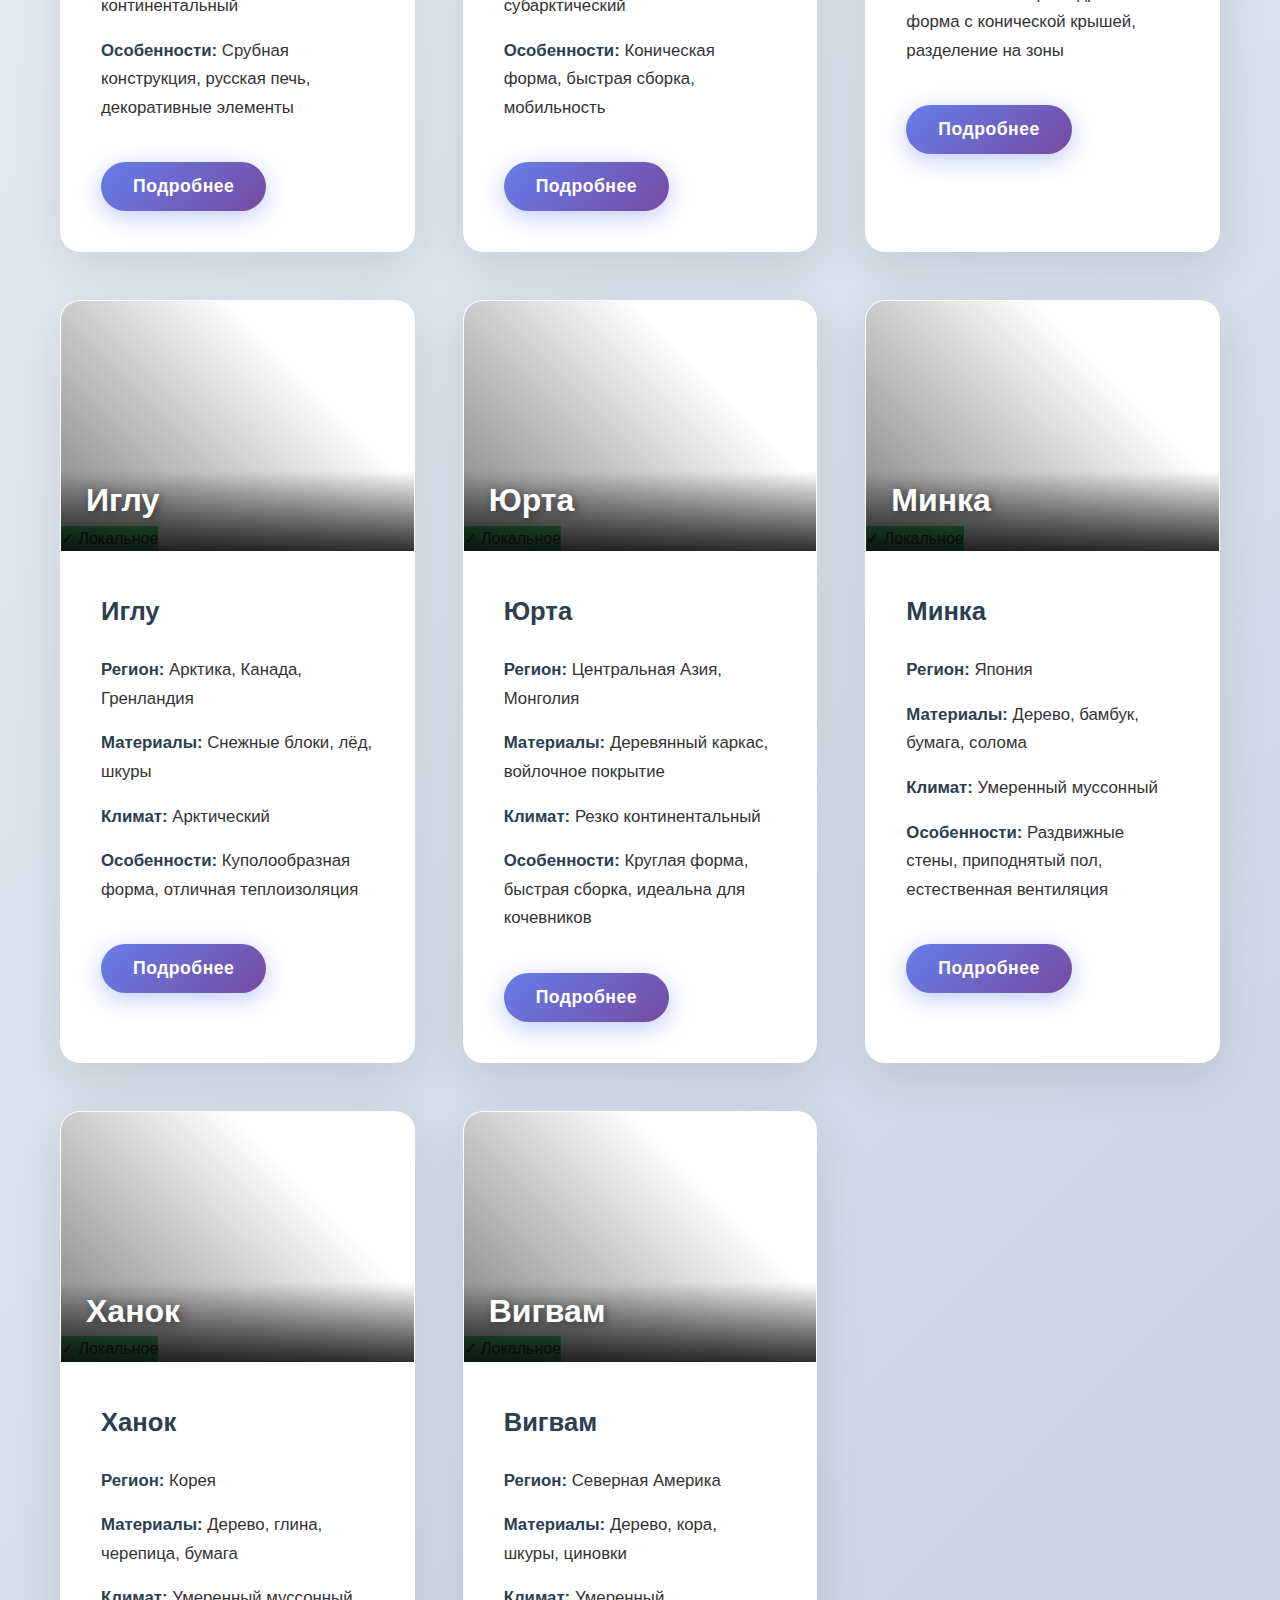
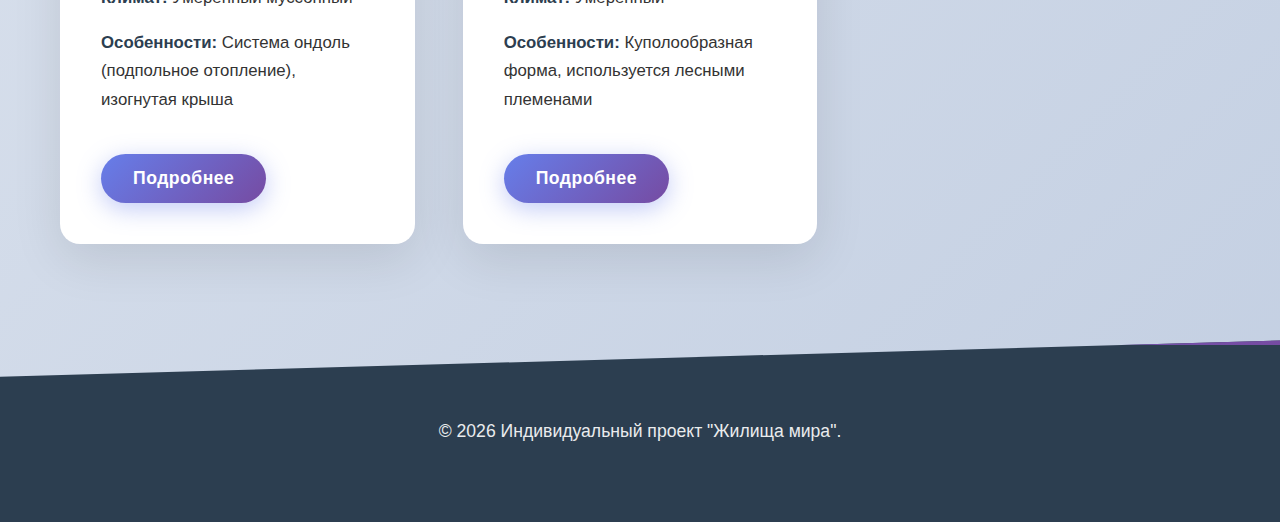
<file: dwellings.html>
<!DOCTYPE html>
<html lang="ru">
<head>
    <meta charset="UTF-8">
    <meta name="viewport" content="width=device-width, initial-scale=1.0">
    <title>Традиционные жилища - Жилища мира</title>
    <link rel="stylesheet" href="style.css">
</head>
<body>
    <header>
        <div class="container">
            <h1>Традиционные жилища</h1>
            <p>Полный обзор жилищ народов мира</p>
        </div>
    </header>

    <nav>
        <div class="container">
            <ul>
                <li><a href="index.html">Главная</a></li>
                <li><a href="dwellings.html" class="active">Традиционные жилища</a></li>
                <li><a href="north.html">Жилища Севера</a></li>
                <li><a href="asia.html">Жилища Азии</a></li>
                <li><a href="climate.html">Климат и архитектура</a></li>
                <li><a href="materials.html">Конструкции и материалы</a></li>
                <li><a href="dictionary.html">Словарь терминов</a></li>
                <li><a href="about.html">О проекте</a></li>
            </ul>
        </div>
    </nav>

    <div class="breadcrumbs">
        <div class="container">
            <!-- Автоматически заполнится через JavaScript -->
        </div>
    </div>

    <main class="container">
        <section class="search-box">
            <input type="text" id="search-input" class="search-input" placeholder="Поиск жилищ по названию или описанию...">
        </section>

        <section class="filters">
            <h2>Фильтр жилищ</h2>
            <div style="display: flex; gap: 2rem; flex-wrap: wrap;">
                <div class="filter-group">
                    <label for="region-filter">Регион:</label>
                    <select id="region-filter" class="filter-select">
                        <option value="all">Все регионы</option>
                        <option value="north">Северные регионы</option>
                        <option value="asia">Азия</option>
                        <option value="europe">Европа</option>
                        <option value="africa">Африка</option>
                        <option value="america">Америка</option>
                    </select>
                </div>
                <div class="filter-group">
                    <label for="material-filter">Материал:</label>
                    <select id="material-filter" class="filter-select">
                        <option value="all">Все материалы</option>
                        <option value="wood">Дерево</option>
                        <option value="stone">Камень</option>
                        <option value="clay">Глина</option>
                        <option value="skins">Шкуры</option>
                        <option value="felt">Войлок</option>
                        <option value="snow">Снег/Лёд</option>
                    </select>
                </div>
                <div class="filter-group">
                    <label for="climate-filter">Климат:</label>
                    <select id="climate-filter" class="filter-select">
                        <option value="all">Все климатические зоны</option>
                        <option value="arctic">Арктический</option>
                        <option value="continental">Континентальный</option>
                        <option value="temperate">Умеренный</option>
                        <option value="tropical">Тропический</option>
                        <option value="desert">Пустынный</option>
                    </select>
                </div>
            </div>
        </section>

        <div class="cards-grid">
            <!-- Русская изба -->
            <div class="card" data-material="wood" data-region="europe" data-climate="temperate" data-image="izba">
                <div class="card-image">
                    <div class="card-title">Русская изба</div>
                </div>
                <div class="card-content">
                    <h3>Русская изба</h3>
                    <p><strong>Регион:</strong> Россия, Восточная Европа</p>
                    <p><strong>Материалы:</strong> Дерево (сосна, ель), глина, солома</p>
                    <p><strong>Климат:</strong> Умеренный континентальный</p>
                    <p><strong>Особенности:</strong> Срубная конструкция, русская печь, декоративные элементы</p>
                    <button class="btn">Подробнее</button>
                </div>
            </div>

            <!-- Чум -->
            <div class="card" data-material="skins" data-region="north" data-climate="arctic" data-image="chum">
                <div class="card-image">
                    <div class="card-title">Чум</div>
                </div>
                <div class="card-content">
                    <h3>Чум</h3>
                    <p><strong>Регион:</strong> Сибирь, Северная Европа</p>
                    <p><strong>Материалы:</strong> Деревянные жерди, оленьи шкуры, береста</p>
                    <p><strong>Климат:</strong> Арктический, субарктический</p>
                    <p><strong>Особенности:</strong> Коническая форма, быстрая сборка, мобильность</p>
                    <button class="btn">Подробнее</button>
                </div>
            </div>

            <!-- Яранга -->
            <div class="card" data-material="skins" data-region="north" data-climate="arctic" data-image="yaranga">
                <div class="card-image">
                    <div class="card-title">Яранга</div>
                </div>
                <div class="card-content">
                    <h3>Яранга</h3>
                    <p><strong>Регион:</strong> Чукотка, Камчатка</p>
                    <p><strong>Материалы:</strong> Деревянные шесты, оленьи и моржовые шкуры</p>
                    <p><strong>Климат:</strong> Арктический</p>
                    <p><strong>Особенности:</strong> Цилиндрическая форма с конической крышей, разделение на зоны</p>
                    <button class="btn">Подробнее</button>
                </div>
            </div>

            <!-- Иглу -->
            <div class="card" data-material="snow" data-region="north" data-climate="arctic" data-image="iglu">
                <div class="card-image">
                    <div class="card-title">Иглу</div>
                </div>
                <div class="card-content">
                    <h3>Иглу</h3>
                    <p><strong>Регион:</strong> Арктика, Канада, Гренландия</p>
                    <p><strong>Материалы:</strong> Снежные блоки, лёд, шкуры</p>
                    <p><strong>Климат:</strong> Арктический</p>
                    <p><strong>Особенности:</strong> Куполообразная форма, отличная теплоизоляция</p>
                    <button class="btn">Подробнее</button>
                </div>
            </div>

            <!-- Юрта -->
            <div class="card" data-material="felt" data-region="asia" data-climate="continental" data-image="yurta">
                <div class="card-image">
                    <div class="card-title">Юрта</div>
                </div>
                <div class="card-content">
                    <h3>Юрта</h3>
                    <p><strong>Регион:</strong> Центральная Азия, Монголия</p>
                    <p><strong>Материалы:</strong> Деревянный каркас, войлочное покрытие</p>
                    <p><strong>Климат:</strong> Резко континентальный</p>
                    <p><strong>Особенности:</strong> Круглая форма, быстрая сборка, идеальна для кочевников</p>
                    <button class="btn">Подробнее</button>
                </div>
            </div>

            <!-- Минка -->
            <div class="card" data-material="wood" data-region="asia" data-climate="temperate" data-image="minka">
                <div class="card-image">
                    <div class="card-title">Минка</div>
                </div>
                <div class="card-content">
                    <h3>Минка</h3>
                    <p><strong>Регион:</strong> Япония</p>
                    <p><strong>Материалы:</strong> Дерево, бамбук, бумага, солома</p>
                    <p><strong>Климат:</strong> Умеренный муссонный</p>
                    <p><strong>Особенности:</strong> Раздвижные стены, приподнятый пол, естественная вентиляция</p>
                    <button class="btn">Подробнее</button>
                </div>
            </div>

            <!-- Ханок -->
            <div class="card" data-material="wood" data-region="asia" data-climate="temperate" data-image="hanok">
                <div class="card-image">
                    <div class="card-title">Ханок</div>
                </div>
                <div class="card-content">
                    <h3>Ханок</h3>
                    <p><strong>Регион:</strong> Корея</p>
                    <p><strong>Материалы:</strong> Дерево, глина, черепица, бумага</p>
                    <p><strong>Климат:</strong> Умеренный муссонный</p>
                    <p><strong>Особенности:</strong> Система ондоль (подпольное отопление), изогнутая крыша</p>
                    <button class="btn">Подробнее</button>
                </div>
            </div>

            <!-- Вигвам -->
            <div class="card" data-material="wood" data-region="america" data-climate="temperate" data-image="vigvam">
                <div class="card-image">
                    <div class="card-title">Вигвам</div>
                </div>
                <div class="card-content">
                    <h3>Вигвам</h3>
                    <p><strong>Регион:</strong> Северная Америка</p>
                    <p><strong>Материалы:</strong> Дерево, кора, шкуры, циновки</p>
                    <p><strong>Климат:</strong> Умеренный</p>
                    <p><strong>Особенности:</strong> Куполообразная форма, используется лесными племенами</p>
                    <button class="btn">Подробнее</button>
                </div>
            </div>
        </div>
    </main>

    <footer>
        <div class="container">
            <p>&copy; 2026 Индивидуальный проект "Жилища мира".</p>
        </div>
    </footer>

    <script src="script.js"></script>
</body>
</html>
</file>
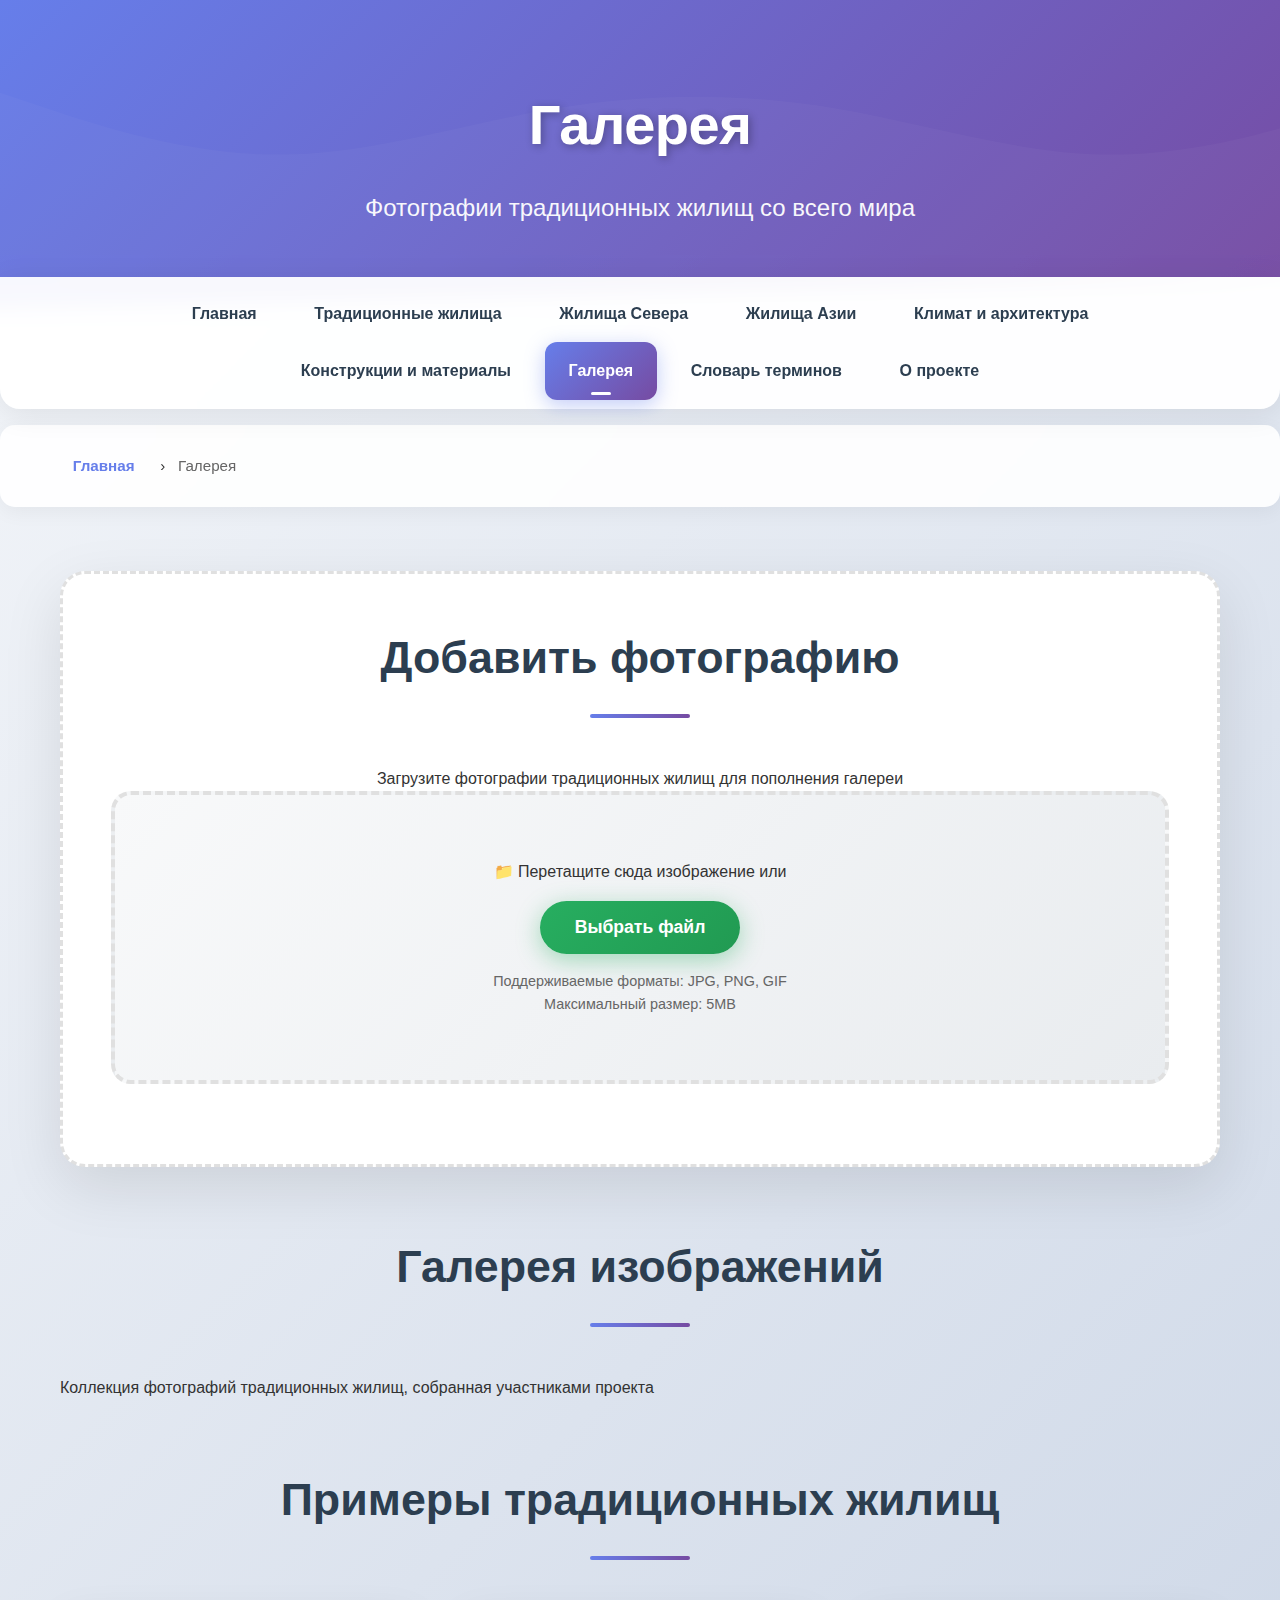
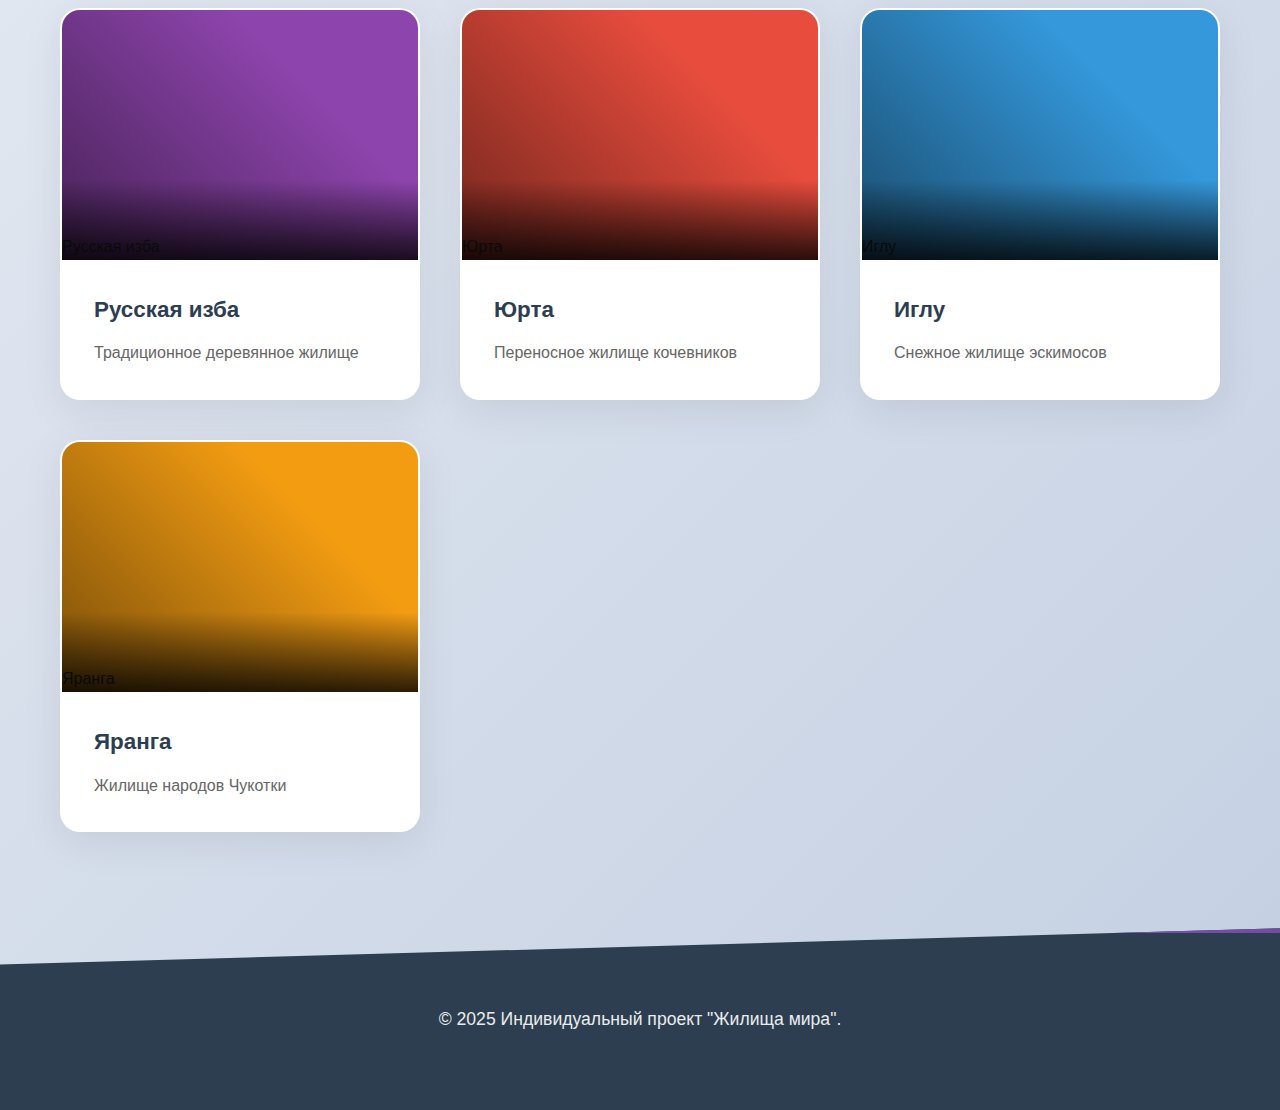
<file: gallery.html>
<!DOCTYPE html>
<html lang="ru">
<head>
    <meta charset="UTF-8">
    <meta name="viewport" content="width=device-width, initial-scale=1.0">
    <title>Галерея - Жилища мира</title>
    <link rel="stylesheet" href="style.css">
</head>
<body>
    <header>
        <div class="container">
            <h1>Галерея</h1>
            <p>Фотографии традиционных жилищ со всего мира</p>
        </div>
    </header>

    <nav>
        <div class="container">
            <ul>
                <li><a href="index.html">Главная</a></li>
                <li><a href="dwellings.html">Традиционные жилища</a></li>
                <li><a href="north.html">Жилища Севера</a></li>
                <li><a href="asia.html">Жилища Азии</a></li>
                <li><a href="climate.html">Климат и архитектура</a></li>
                <li><a href="materials.html">Конструкции и материалы</a></li>
                <li><a href="gallery.html" class="active">Галерея</a></li>
                <li><a href="dictionary.html">Словарь терминов</a></li>
                <li><a href="about.html">О проекте</a></li>
            </ul>
        </div>
    </nav>

    <div class="breadcrumbs">
        <div class="container">
            <!-- Автоматически заполнится через JavaScript -->
        </div>
    </div>

    <main class="container">
        <section class="upload-section">
            <h2>Добавить фотографию</h2>
            <p>Загрузите фотографии традиционных жилищ для пополнения галереи</p>
            
            <div class="upload-area">
                <input type="file" id="imageUpload" accept="image/*" style="display: none;">
                <p>📁 Перетащите сюда изображение или</p>
                <button class="upload-btn">Выбрать файл</button>
                <p style="margin-top: 1rem; font-size: 0.9rem; color: var(--text-light);">
                    Поддерживаемые форматы: JPG, PNG, GIF<br>
                    Максимальный размер: 5MB
                </p>
            </div>
            
            <div id="uploadPreview" class="upload-preview">
                <img id="previewImage" class="preview-image">
                <p>Предпросмотр загружаемого изображения</p>
            </div>
        </section>

        <section class="gallery-section">
            <h2>Галерея изображений</h2>
            <p>Коллекция фотографий традиционных жилищ, собранная участниками проекта</p>
            
            <div id="galleryContainer" class="gallery-grid">
                <!-- Галерея будет заполняться через JavaScript -->
                <div class="no-results">
                    <p>В галерее пока нет изображений.</p>
                    <p>Добавьте первые фотографии через форму загрузки выше!</p>
                </div>
            </div>
        </section>

        <section class="gallery-section">
            <h2>Примеры традиционных жилищ</h2>
            <div class="gallery-grid">
                <div class="gallery-item">
                    <div class="card-image" style="background-color: #8e44ad;">
                        <div class="image-placeholder">Русская изба</div>
                    </div>
                    <div class="gallery-caption">
                        <h4>Русская изба</h4>
                        <p>Традиционное деревянное жилище</p>
                    </div>
                </div>
                
                <div class="gallery-item">
                    <div class="card-image" style="background-color: #e74c3c;">
                        <div class="image-placeholder">Юрта</div>
                    </div>
                    <div class="gallery-caption">
                        <h4>Юрта</h4>
                        <p>Переносное жилище кочевников</p>
                    </div>
                </div>
                
                <div class="gallery-item">
                    <div class="card-image" style="background-color: #3498db;">
                        <div class="image-placeholder">Иглу</div>
                    </div>
                    <div class="gallery-caption">
                        <h4>Иглу</h4>
                        <p>Снежное жилище эскимосов</p>
                    </div>
                </div>
                
                <div class="gallery-item">
                    <div class="card-image" style="background-color: #f39c12;">
                        <div class="image-placeholder">Яранга</div>
                    </div>
                    <div class="gallery-caption">
                        <h4>Яранга</h4>
                        <p>Жилище народов Чукотки</p>
                    </div>
                </div>
            </div>
        </section>
    </main>

    <footer>
        <div class="container">
            <p>&copy; 2025 Индивидуальный проект "Жилища мира".</p>
        </div>
    </footer>

    <script src="script.js"></script>
</body>
</html>
</file>
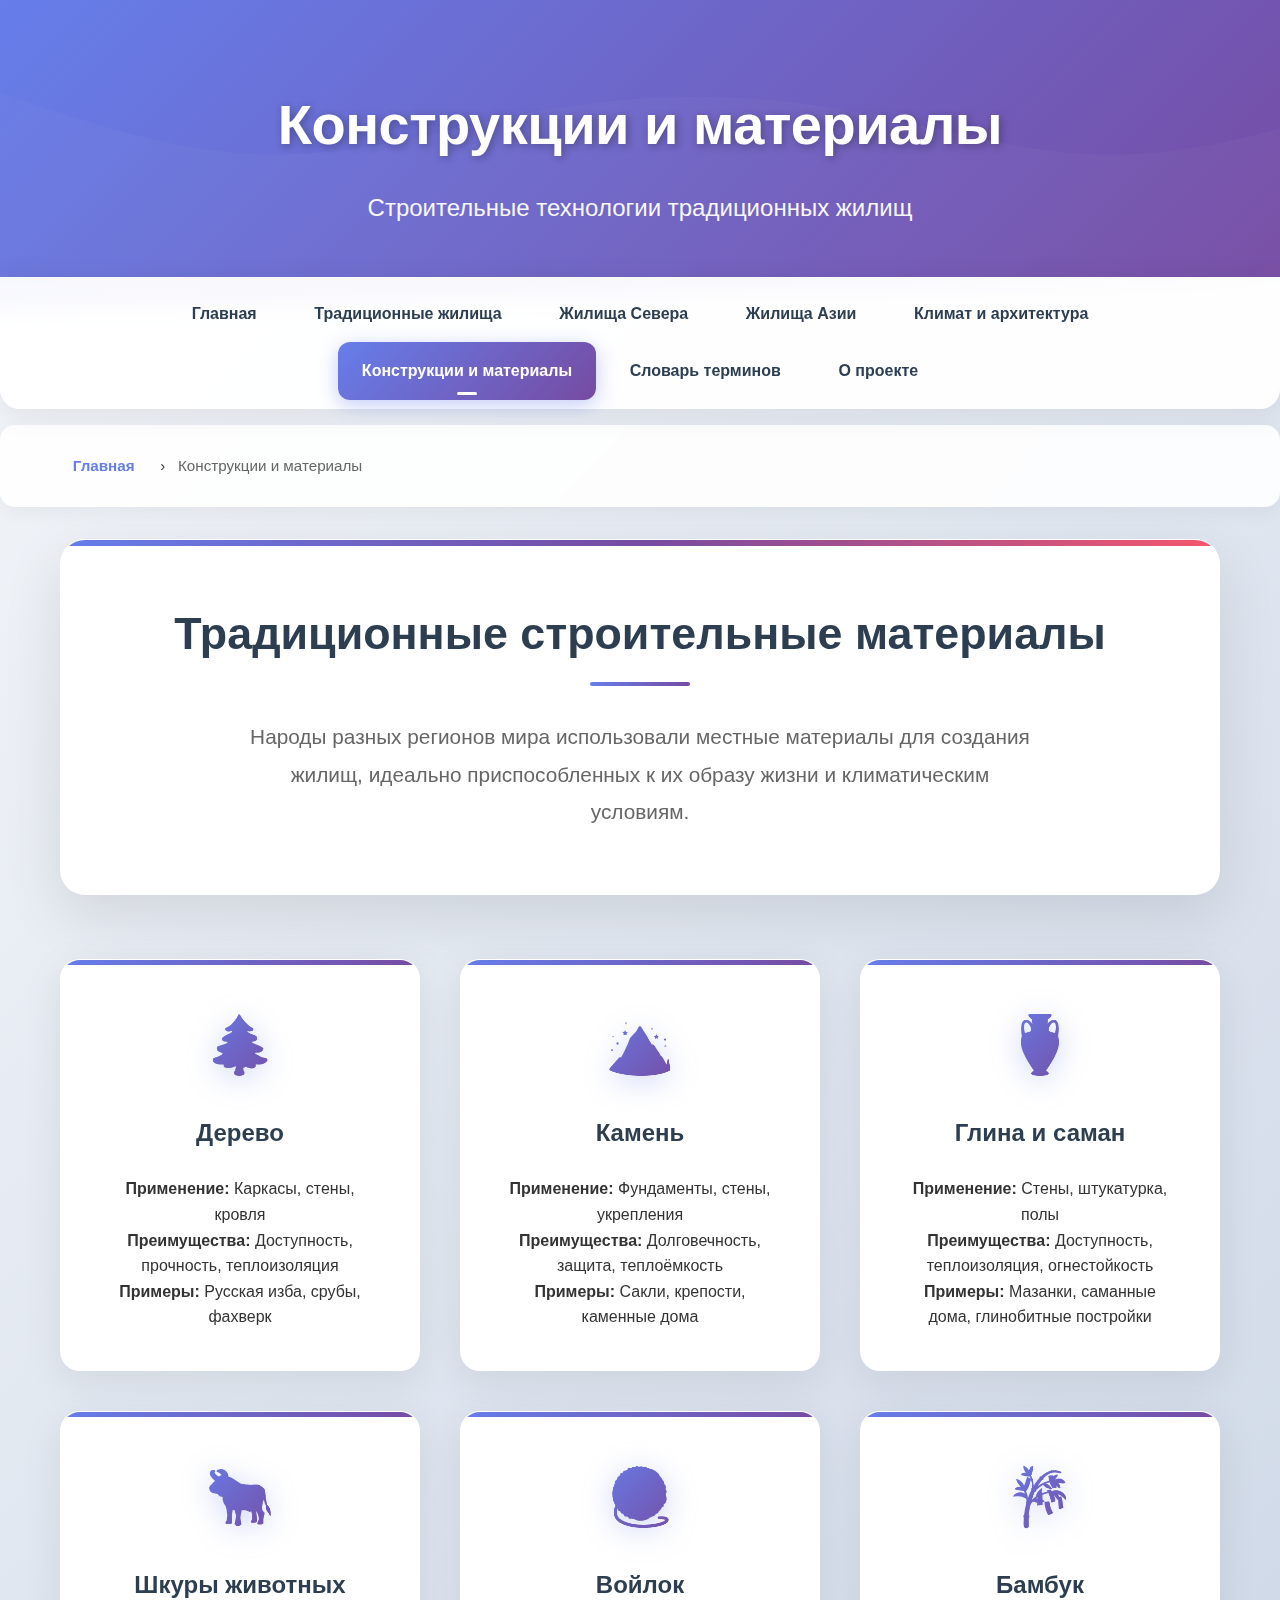
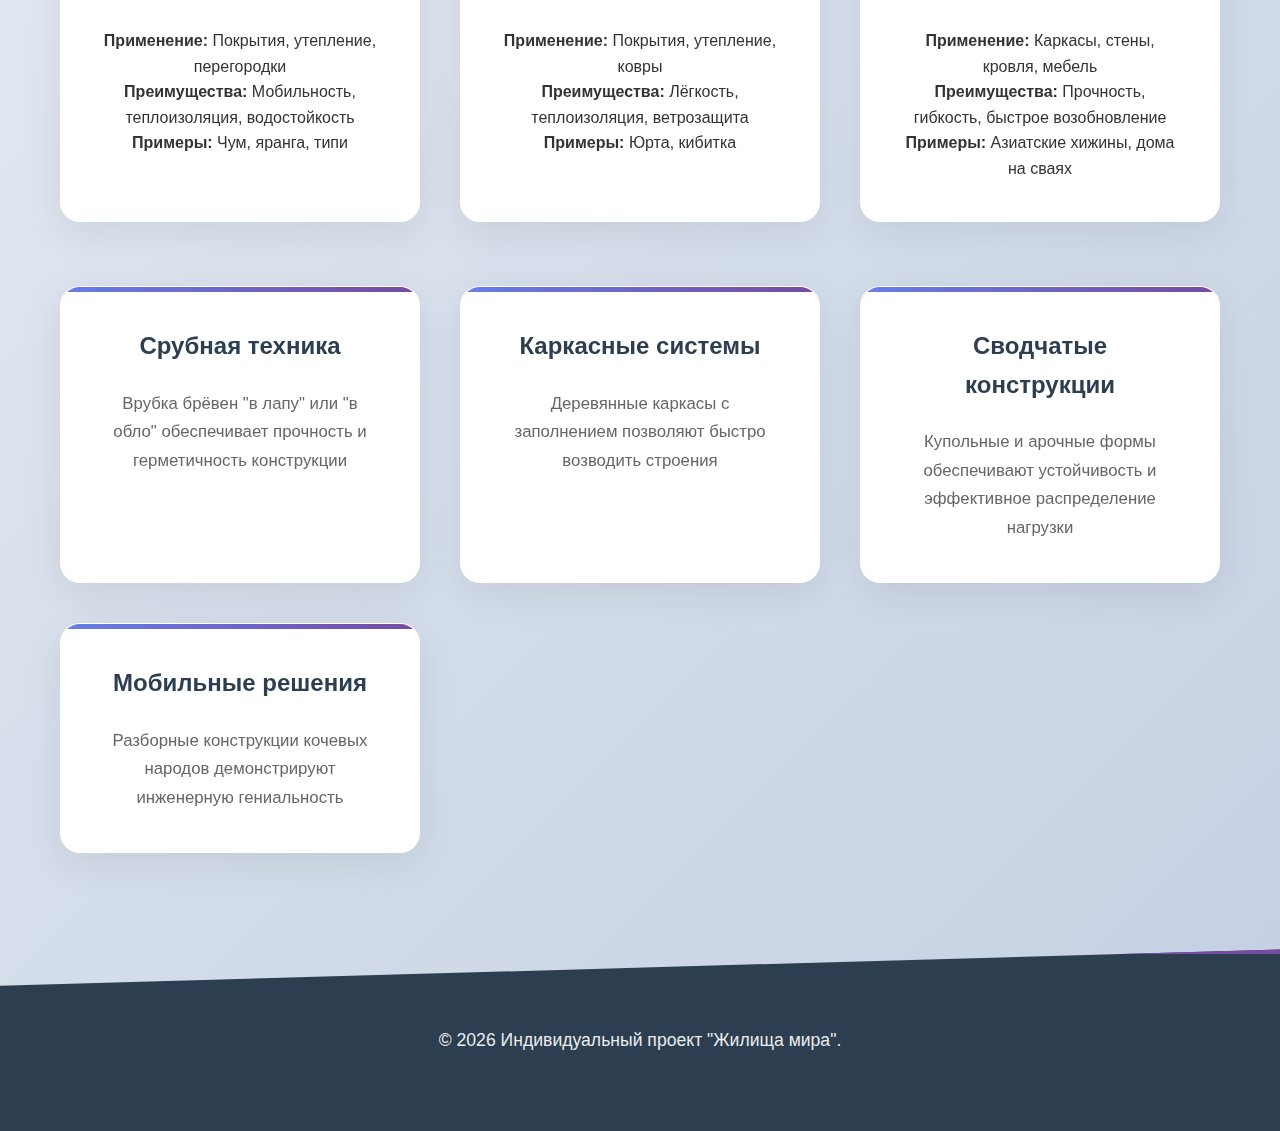
<file: materials.html>
<!DOCTYPE html>
<html lang="ru">
<head>
    <meta charset="UTF-8">
    <meta name="viewport" content="width=device-width, initial-scale=1.0">
    <title>Конструкции и материалы - Жилища мира</title>
    <link rel="stylesheet" href="style.css">
</head>
<body>
    <header>
        <div class="container">
            <h1>Конструкции и материалы</h1>
            <p>Строительные технологии традиционных жилищ</p>
        </div>
    </header>

    <nav>
        <div class="container">
            <ul>
                <li><a href="index.html">Главная</a></li>
                <li><a href="dwellings.html">Традиционные жилища</a></li>
                <li><a href="north.html">Жилища Севера</a></li>
                <li><a href="asia.html">Жилища Азии</a></li>
                <li><a href="climate.html">Климат и архитектура</a></li>
                <li><a href="materials.html" class="active">Конструкции и материалы</a></li>
                <li><a href="dictionary.html">Словарь терминов</a></li>
                <li><a href="about.html">О проекте</a></li>
            </ul>
        </div>
    </nav>

    <div class="breadcrumbs">
        <div class="container">
            <!-- Автоматически заполнится через JavaScript -->
        </div>
    </div>

    <main class="container">
        <section class="hero">
            <h2>Традиционные строительные материалы</h2>
            <p>Народы разных регионов мира использовали местные материалы для создания жилищ, идеально приспособленных к их образу жизни и климатическим условиям.</p>
        </section>

        <div class="materials-grid">
            <!-- Дерево -->
            <div class="material-card">
                <div class="material-icon">🌲</div>
                <h3>Дерево</h3>
                <p><strong>Применение:</strong> Каркасы, стены, кровля</p>
                <p><strong>Преимущества:</strong> Доступность, прочность, теплоизоляция</p>
                <p><strong>Примеры:</strong> Русская изба, срубы, фахверк</p>
            </div>

            <!-- Камень -->
            <div class="material-card">
                <div class="material-icon">⛰️</div>
                <h3>Камень</h3>
                <p><strong>Применение:</strong> Фундаменты, стены, укрепления</p>
                <p><strong>Преимущества:</strong> Долговечность, защита, теплоёмкость</p>
                <p><strong>Примеры:</strong> Сакли, крепости, каменные дома</p>
            </div>

            <!-- Глина -->
            <div class="material-card">
                <div class="material-icon">🏺</div>
                <h3>Глина и саман</h3>
                <p><strong>Применение:</strong> Стены, штукатурка, полы</p>
                <p><strong>Преимущества:</strong> Доступность, теплоизоляция, огнестойкость</p>
                <p><strong>Примеры:</strong> Мазанки, саманные дома, глинобитные постройки</p>
            </div>

            <!-- Шкуры -->
            <div class="material-card">
                <div class="material-icon">🐂</div>
                <h3>Шкуры животных</h3>
                <p><strong>Применение:</strong> Покрытия, утепление, перегородки</p>
                <p><strong>Преимущества:</strong> Мобильность, теплоизоляция, водостойкость</p>
                <p><strong>Примеры:</strong> Чум, яранга, типи</p>
            </div>

            <!-- Войлок -->
            <div class="material-card">
                <div class="material-icon">🧶</div>
                <h3>Войлок</h3>
                <p><strong>Применение:</strong> Покрытия, утепление, ковры</p>
                <p><strong>Преимущества:</strong> Лёгкость, теплоизоляция, ветрозащита</p>
                <p><strong>Примеры:</strong> Юрта, кибитка</p>
            </div>

            <!-- Бамбук -->
            <div class="material-card">
                <div class="material-icon">🎋</div>
                <h3>Бамбук</h3>
                <p><strong>Применение:</strong> Каркасы, стены, кровля, мебель</p>
                <p><strong>Преимущества:</strong> Прочность, гибкость, быстрое возобновление</p>
                <p><strong>Примеры:</strong> Азиатские хижины, дома на сваях</p>
            </div>
        </div>

        <section class="features-grid">
            <div class="feature-card">
                <h3>Срубная техника</h3>
                <p>Врубка брёвен "в лапу" или "в обло" обеспечивает прочность и герметичность конструкции</p>
            </div>
            <div class="feature-card">
                <h3>Каркасные системы</h3>
                <p>Деревянные каркасы с заполнением позволяют быстро возводить строения</p>
            </div>
            <div class="feature-card">
                <h3>Сводчатые конструкции</h3>
                <p>Купольные и арочные формы обеспечивают устойчивость и эффективное распределение нагрузки</p>
            </div>
            <div class="feature-card">
                <h3>Мобильные решения</h3>
                <p>Разборные конструкции кочевых народов демонстрируют инженерную гениальность</p>
            </div>
        </section>
    </main>

    <footer>
        <div class="container">
            <p>&copy; 2026 Индивидуальный проект "Жилища мира".</p>
        </div>
    </footer>

    <script src="script.js"></script>
</body>
</html>
</file>
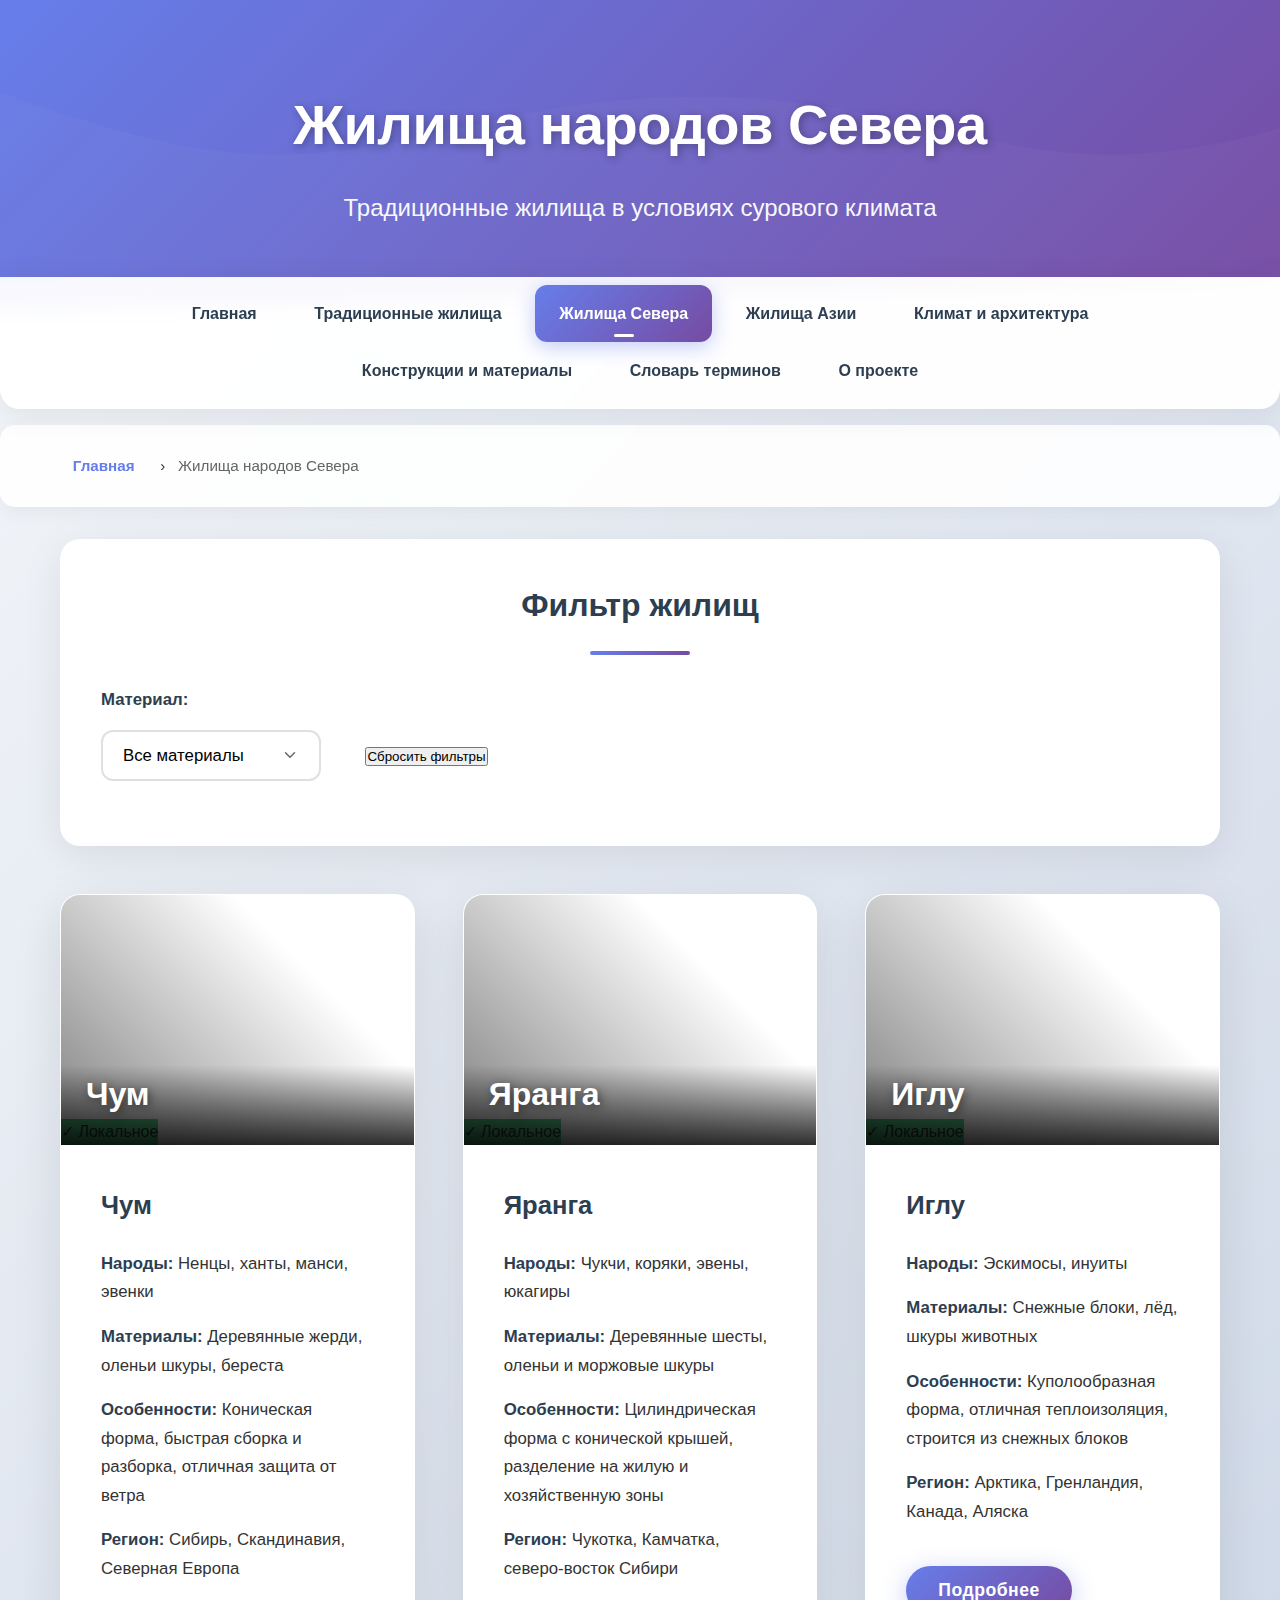
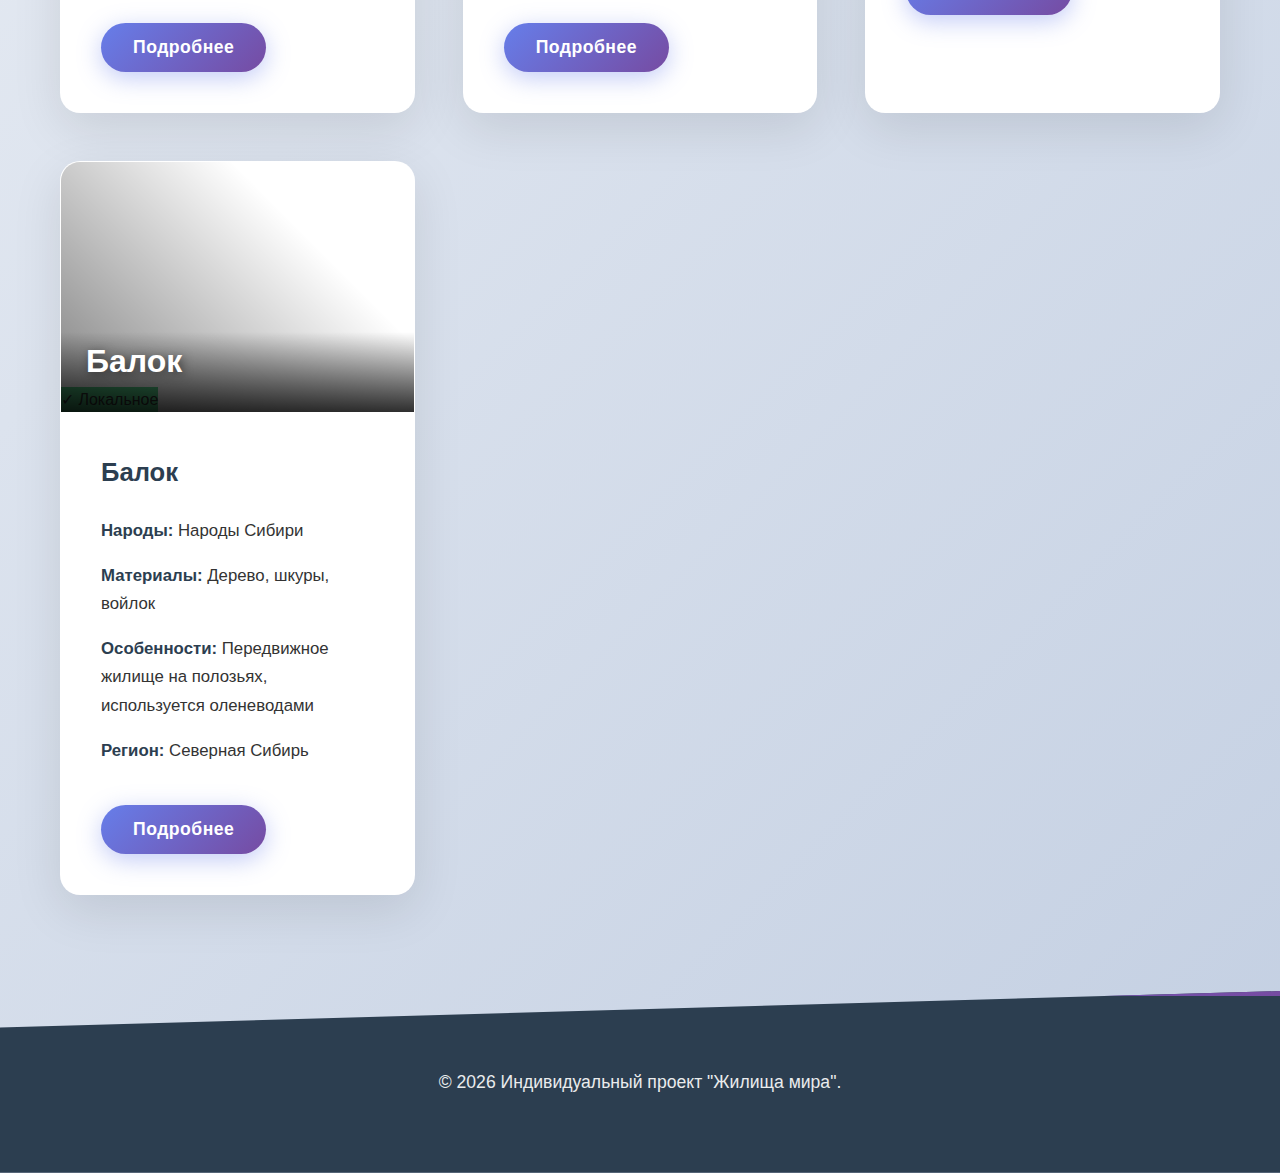
<file: north.html>
<!DOCTYPE html>
<html lang="ru">
<head>
    <meta charset="UTF-8">
    <meta name="viewport" content="width=device-width, initial-scale=1.0">
    <title>Жилища народов Севера - Жилища мира</title>
    <link rel="stylesheet" href="style.css">
</head>
<body>
    <header>
        <div class="container">
            <h1>Жилища народов Севера</h1>
            <p>Традиционные жилища в условиях сурового климата</p>
        </div>
    </header>

    <nav>
        <div class="container">
            <ul>
                <li><a href="index.html">Главная</a></li>
                <li><a href="dwellings.html">Традиционные жилища</a></li>
                <li><a href="north.html" class="active">Жилища Севера</a></li>
                <li><a href="asia.html">Жилища Азии</a></li>
                <li><a href="climate.html">Климат и архитектура</a></li>
                <li><a href="materials.html">Конструкции и материалы</a></li>
                <li><a href="dictionary.html">Словарь терминов</a></li>
                <li><a href="about.html">О проекте</a></li>
            </ul>
        </div>
    </nav>

    <div class="breadcrumbs">
        <div class="container">
            <!-- Автоматически заполнится через JavaScript -->
        </div>
    </div>

    <main class="container">
        <section class="filters">
            <h2>Фильтр жилищ</h2>
            <div class="filter-group">
                <label for="material-filter">Материал:</label>
                <select id="material-filter" class="filter-select">
                    <option value="all">Все материалы</option>
                    <option value="wood">Дерево</option>
                    <option value="skins">Шкуры животных</option>
                    <option value="snow">Снег/Лёд</option>
                    <option value="birchbark">Береста</option>
                </select>
            </div>
        </section>

        <div class="cards-grid">
            <!-- Чум -->
            <div class="card" data-material="skins" data-region="north" data-climate="arctic" data-image="chum">
                <div class="card-image">
                    <div class="card-title">Чум</div>
                </div>
                <div class="card-content">
                    <h3>Чум</h3>
                    <p><strong>Народы:</strong> Ненцы, ханты, манси, эвенки</p>
                    <p><strong>Материалы:</strong> Деревянные жерди, оленьи шкуры, береста</p>
                    <p><strong>Особенности:</strong> Коническая форма, быстрая сборка и разборка, отличная защита от ветра</p>
                    <p><strong>Регион:</strong> Сибирь, Скандинавия, Северная Европа</p>
                    <button class="btn">Подробнее</button>
                </div>
            </div>

            <!-- Яранга -->
            <div class="card" data-material="skins" data-region="north" data-climate="arctic" data-image="yaranga">
                <div class="card-image">
                    <div class="card-title">Яранга</div>
                </div>
                <div class="card-content">
                    <h3>Яранга</h3>
                    <p><strong>Народы:</strong> Чукчи, коряки, эвены, юкагиры</p>
                    <p><strong>Материалы:</strong> Деревянные шесты, оленьи и моржовые шкуры</p>
                    <p><strong>Особенности:</strong> Цилиндрическая форма с конической крышей, разделение на жилую и хозяйственную зоны</p>
                    <p><strong>Регион:</strong> Чукотка, Камчатка, северо-восток Сибири</p>
                    <button class="btn">Подробнее</button>
                </div>
            </div>

            <!-- Иглу -->
            <div class="card" data-material="snow" data-region="north" data-climate="arctic" data-image="iglu">
                <div class="card-image">
                    <div class="card-title">Иглу</div>
                </div>
                <div class="card-content">
                    <h3>Иглу</h3>
                    <p><strong>Народы:</strong> Эскимосы, инуиты</p>
                    <p><strong>Материалы:</strong> Снежные блоки, лёд, шкуры животных</p>
                    <p><strong>Особенности:</strong> Куполообразная форма, отличная теплоизоляция, строится из снежных блоков</p>
                    <p><strong>Регион:</strong> Арктика, Гренландия, Канада, Аляска</p>
                    <button class="btn">Подробнее</button>
                </div>
            </div>

            <!-- Балок -->
            <div class="card" data-material="wood" data-region="north" data-climate="subarctic" data-image="balok">
                <div class="card-image">
                    <div class="card-title">Балок</div>
                </div>
                <div class="card-content">
                    <h3>Балок</h3>
                    <p><strong>Народы:</strong> Народы Сибири</p>
                    <p><strong>Материалы:</strong> Дерево, шкуры, войлок</p>
                    <p><strong>Особенности:</strong> Передвижное жилище на полозьях, используется оленеводами</p>
                    <p><strong>Регион:</strong> Северная Сибирь</p>
                    <button class="btn">Подробнее</button>
                </div>
            </div>
        </div>
    </main>

    <footer>
        <div class="container">
            <p>&copy; 2026 Индивидуальный проект "Жилища мира".</p>
        </div>
    </footer>

    <script src="script.js"></script>
</body>
</html>
</file>
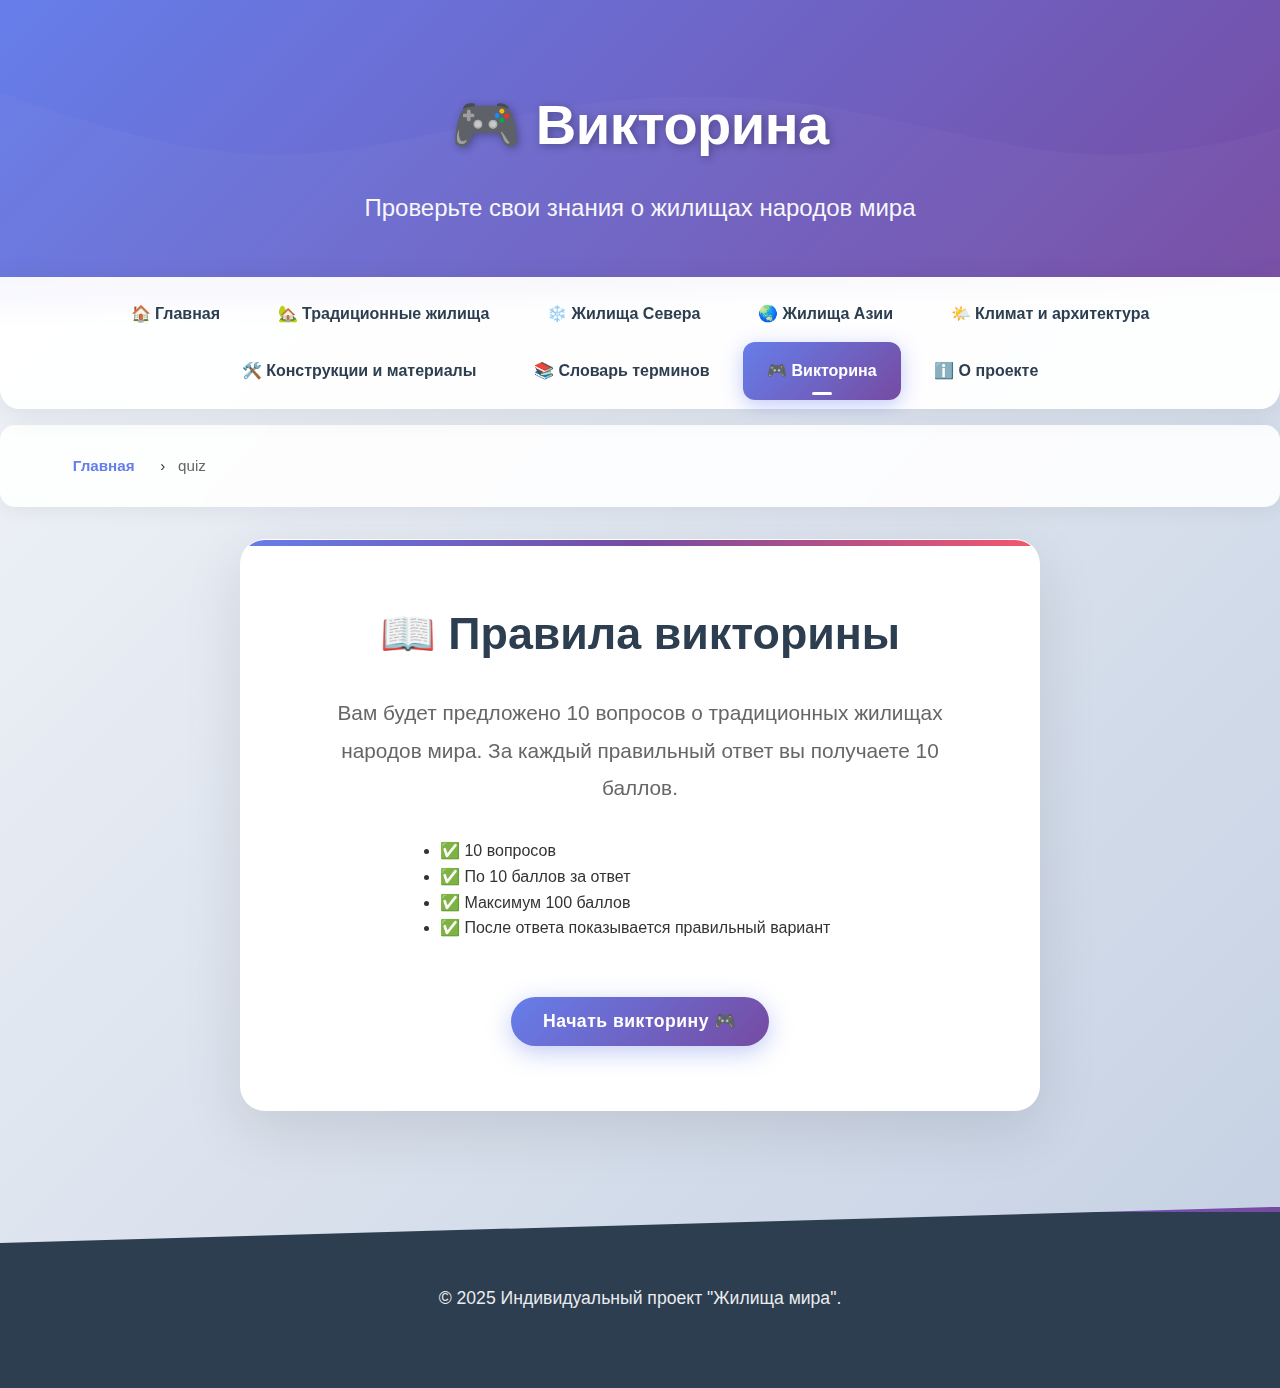
<file: quiz.html>
<!DOCTYPE html>
<html lang="ru">
<head>
    <meta charset="UTF-8">
    <meta name="viewport" content="width=device-width, initial-scale=1.0">
    <title>Викторина - Жилища мира</title>
    <link rel="stylesheet" href="style.css">
</head>
<body>
    <header>
        <div class="container">
            <h1>🎮 Викторина</h1>
            <p>Проверьте свои знания о жилищах народов мира</p>
        </div>
    </header>

    <nav>
        <div class="container">
            <ul>
                <li><a href="index.html">🏠 Главная</a></li>
                <li><a href="dwellings.html">🏡 Традиционные жилища</a></li>
                <li><a href="north.html">❄️ Жилища Севера</a></li>
                <li><a href="asia.html">🌏 Жилища Азии</a></li>
                <li><a href="climate.html">🌤️ Климат и архитектура</a></li>
                <li><a href="materials.html">🛠️ Конструкции и материалы</a></li>
                <li><a href="dictionary.html">📚 Словарь терминов</a></li>
                <li><a href="quiz.html" class="active">🎮 Викторина</a></li>
                <li><a href="about.html">ℹ️ О проекте</a></li>
            </ul>
        </div>
    </nav>

    <div class="breadcrumbs">
        <div class="container">
            <a href="index.html">🏠 Главная</a> <span class="separator">›</span> <span>Викторина</span>
        </div>
    </div>

    <main class="container">
        <div id="quizContainer" class="hero" style="max-width: 800px; margin: 0 auto;">
            <div id="quizIntro">
                <h2>📖 Правила викторины</h2>
                <p style="margin: 2rem 0;">Вам будет предложено 10 вопросов о традиционных жилищах народов мира. За каждый правильный ответ вы получаете 10 баллов.</p>
                <ul style="text-align: left; max-width: 400px; margin: 0 auto 2rem auto;">
                    <li>✅ 10 вопросов</li>
                    <li>✅ По 10 баллов за ответ</li>
                    <li>✅ Максимум 100 баллов</li>
                    <li>✅ После ответа показывается правильный вариант</li>
                </ul>
                <button id="startQuizBtn" class="btn">Начать викторину 🎮</button>
            </div>

            <div id="quizQuestion" style="display: none;">
                <div style="display: flex; justify-content: space-between; margin-bottom: 2rem;">
                    <span id="questionCounter" style="font-size: 1.2rem; font-weight: bold;">Вопрос 1/10</span>
                    <span id="scoreDisplay" style="font-size: 1.2rem; font-weight: bold; color: var(--accent-color);">Счет: 0</span>
                </div>
                <h3 id="questionText" style="margin-bottom: 2rem;">Загрузка...</h3>
                <div id="answersContainer" style="display: grid; gap: 1rem;"></div>
                <button id="nextQuestionBtn" class="btn" style="margin-top: 2rem; display: none;">Следующий вопрос →</button>
            </div>

            <div id="quizResult" style="display: none;">
                <div id="resultIcon" style="font-size: 5rem; margin-bottom: 1rem;">🏆</div>
                <h2 id="resultTitle">Ваш результат</h2>
                <p id="resultScore" style="font-size: 2rem; font-weight: bold; margin: 1rem 0;"></p>
                <p id="resultMessage"></p>
                <div style="display: flex; gap: 1rem; justify-content: center; margin-top: 2rem;">
                    <button id="restartQuizBtn" class="btn">Пройти еще раз</button>
                    <button id="shareResultBtn" class="btn" style="background: linear-gradient(135deg, #0088cc, #006699);">Поделиться 📤</button>
                </div>
            </div>
        </div>

        <!-- Сертификат -->
        <div id="certificateModal" style="display: none; position: fixed; top: 0; left: 0; width: 100%; height: 100%; background: rgba(0,0,0,0.9); z-index: 3000; justify-content: center; align-items: center;">
            <div style="background: white; padding: 3rem; border-radius: 20px; max-width: 500px; text-align: center;">
                <div style="font-size: 4rem;">🎓</div>
                <h2 style="color: var(--primary-color); margin: 1rem 0;">Сертификат</h2>
                <p>Вы успешно прошли викторину "Жилища мира"!</p>
                <p id="certificateScore" style="font-size: 1.5rem; font-weight: bold; margin: 1rem 0;"></p>
                <button id="closeCertificateBtn" class="btn">Закрыть</button>
            </div>
        </div>
    </main>

    <footer>
        <div class="container">
            <p>&copy; 2025 Индивидуальный проект "Жилища мира".</p>
        </div>
    </footer>

    <script src="script.js"></script>
</body>
</html>
</file>
<file: style.css>
* {
    margin: 0;
    padding: 0;
    box-sizing: border-box;
}

:root {
    --primary-color: #2c3e50;
    --secondary-color: #667eea;
    --accent-color: #f5576c;
    --light-color: #f8f9fa;
    --dark-color: #2c3e50;
    --text-color: #333;
    --text-light: #666;
    --success-color: #27ae60;
    --warning-color: #f39c12;
    --gradient-start: #667eea;
    --gradient-end: #764ba2;
    --gradient-accent: #f5576c;
}

body {
    font-family: 'Segoe UI', Tahoma, Geneva, Verdana, sans-serif;
    line-height: 1.6;
    color: var(--text-color);
    background: linear-gradient(135deg, #f5f7fa 0%, #c3cfe2 100%);
    min-height: 100vh;
}

.container {
    max-width: 1200px;
    margin: 0 auto;
    padding: 0 20px;
}

/* Улучшенная шапка с анимацией */
header {
    background: linear-gradient(
        135deg,
        #667eea 0%,
        #764ba2 25%,
        #f093fb 50%,
        #f5576c 75%,
        #ff9a9e 100%
    );
    background-size: 400% 400%;
    color: white;
    padding: 5rem 0;
    text-align: center;
    position: relative;
    overflow: hidden;
    animation: gradientFlow 20s ease infinite;
    box-shadow: 0 10px 40px rgba(0,0,0,0.1);
    clip-path: polygon(0 0, 100% 0, 100% 90%, 0 100%);
}

header::before {
    content: '';
    position: absolute;
    top: 0;
    left: 0;
    right: 0;
    bottom: 0;
    background: url('data:image/svg+xml;utf8,<svg xmlns="http://www.w3.org/2000/svg" viewBox="0 0 1440 320"><path fill="rgba(255,255,255,0.1)" d="M0,96L48,112C96,128,192,160,288,160C384,160,480,128,576,112C672,96,768,96,864,112C960,128,1056,160,1152,160C1248,160,1344,128,1392,112L1440,96L1440,320L1392,320C1344,320,1248,320,1152,320C1056,320,960,320,864,320C768,320,672,320,576,320C480,320,384,320,288,320C192,320,96,320,48,320L0,320Z"></path></svg>');
    background-size: cover;
    opacity: 0.3;
    animation: wave 25s linear infinite;
}

@keyframes gradientFlow {
    0% { background-position: 0% 50%; }
    50% { background-position: 100% 50%; }
    100% { background-position: 0% 50%; }
}

@keyframes wave {
    0% { background-position-x: 0; }
    100% { background-position-x: 1440px; }
}

header .container {
    position: relative;
    z-index: 2;
    animation: fadeInUp 1s ease-out;
}

@keyframes fadeInUp {
    from {
        opacity: 0;
        transform: translateY(30px);
    }
    to {
        opacity: 1;
        transform: translateY(0);
    }
}

header h1 {
    font-size: 3.5rem;
    margin-bottom: 1rem;
    text-shadow: 2px 2px 8px rgba(0,0,0,0.3);
    font-weight: 800;
    letter-spacing: -0.5px;
}

header p {
    font-size: 1.5rem;
    opacity: 0.95;
    max-width: 800px;
    margin: 0 auto;
    line-height: 1.8;
    font-weight: 300;
}

/* Улучшенная навигация */
nav {
    background: rgba(255, 255, 255, 0.95);
    backdrop-filter: blur(10px);
    position: sticky;
    top: 0;
    z-index: 1000;
    box-shadow: 0 5px 30px rgba(0,0,0,0.08);
    border-bottom: 1px solid rgba(255,255,255,0.2);
    margin-top: -2rem;
    border-radius: 0 0 20px 20px;
}

nav ul {
    list-style: none;
    display: flex;
    justify-content: center;
    flex-wrap: wrap;
    padding: 0.5rem 0;
}

nav li {
    margin: 0 0.3rem;
}

nav a {
    color: var(--primary-color);
    text-decoration: none;
    padding: 1rem 1.5rem;
    display: block;
    transition: all 0.4s cubic-bezier(0.4, 0, 0.2, 1);
    font-weight: 600;
    position: relative;
    border-radius: 12px;
    font-size: 1rem;
}

nav a:hover {
    background: linear-gradient(135deg, rgba(102, 126, 234, 0.1), rgba(118, 75, 162, 0.1));
    transform: translateY(-2px);
    color: var(--gradient-start);
}

nav a.active {
    background: linear-gradient(135deg, var(--gradient-start), var(--gradient-end));
    color: white;
    box-shadow: 0 5px 20px rgba(102, 126, 234, 0.4);
}

nav a.active::after {
    content: '';
    position: absolute;
    bottom: 5px;
    left: 50%;
    transform: translateX(-50%);
    width: 20px;
    height: 3px;
    background: white;
    border-radius: 3px;
    animation: pulse 2s infinite;
}

@keyframes pulse {
    0%, 100% { opacity: 1; }
    50% { opacity: 0.5; }
}

/* Основной контент */
main {
    padding: 4rem 0;
    min-height: 60vh;
    animation: fadeIn 0.8s ease-out;
}

.hero {
    text-align: center;
    margin-bottom: 4rem;
    padding: 4rem;
    background: white;
    border-radius: 25px;
    box-shadow: 0 20px 60px rgba(0,0,0,0.1);
    position: relative;
    overflow: hidden;
    border: 1px solid rgba(255,255,255,0.3);
}

.hero::before {
    content: '';
    position: absolute;
    top: 0;
    left: 0;
    right: 0;
    height: 6px;
    background: linear-gradient(90deg, var(--gradient-start), var(--gradient-end), var(--gradient-accent));
    animation: rainbow 3s linear infinite;
}

@keyframes rainbow {
    0% { background-position: 0% 50%; }
    100% { background-position: 100% 50%; }
}

.hero h2 {
    color: var(--primary-color);
    margin-bottom: 2rem;
    font-size: 2.8rem;
    font-weight: 700;
    line-height: 1.3;
}

.hero p {
    font-size: 1.3rem;
    color: var(--text-light);
    max-width: 800px;
    margin: 0 auto;
    line-height: 1.8;
}

/* Анимации */
@keyframes fadeIn {
    from { opacity: 0; transform: translateY(20px); }
    to { opacity: 1; transform: translateY(0); }
}

@keyframes spin {
    to { transform: rotate(360deg); }
}

@keyframes ripple {
    0% { transform: scale(0, 0); opacity: 1; }
    20% { transform: scale(25, 25); opacity: 1; }
    100% { opacity: 0; transform: scale(40, 40); }
}

@keyframes highlight {
    0% { background-color: transparent; }
    50% { background-color: #fff9c4; }
    100% { background-color: transparent; }
}

.highlight {
    animation: highlight 1.5s ease;
}

/* Сетка фич */
.features-grid {
    display: grid;
    grid-template-columns: repeat(auto-fit, minmax(300px, 1fr));
    gap: 2.5rem;
    margin: 4rem 0;
}

.feature-card {
    background: white;
    padding: 2.5rem;
    border-radius: 20px;
    text-align: center;
    box-shadow: 0 10px 40px rgba(0,0,0,0.08);
    transition: all 0.4s cubic-bezier(0.4, 0, 0.2, 1);
    border: 1px solid rgba(255,255,255,0.2);
    animation: fadeIn 0.6s ease-out;
    position: relative;
    overflow: hidden;
    height: 100%;
}

.feature-card::before {
    content: '';
    position: absolute;
    top: 0;
    left: 0;
    right: 0;
    height: 5px;
    background: linear-gradient(90deg, var(--gradient-start), var(--gradient-end));
}

.feature-card:hover {
    transform: translateY(-15px) scale(1.02);
    box-shadow: 0 25px 60px rgba(0,0,0,0.15);
}

.feature-card h3 {
    color: var(--primary-color);
    margin-bottom: 1.5rem;
    font-size: 1.5rem;
    font-weight: 700;
}

.feature-card p {
    color: var(--text-light);
    font-size: 1.05rem;
    line-height: 1.7;
}

/* Быстрые ссылки */
.quick-links {
    margin: 5rem 0;
}

.quick-links h2 {
    text-align: center;
    margin-bottom: 3rem;
    color: var(--primary-color);
    font-size: 2.5rem;
    font-weight: 700;
}

.links-grid {
    display: grid;
    grid-template-columns: repeat(auto-fit, minmax(300px, 1fr));
    gap: 2.5rem;
}

.quick-link {
    background: white;
    padding: 2.5rem;
    border-radius: 20px;
    text-decoration: none;
    color: inherit;
    box-shadow: 0 10px 40px rgba(0,0,0,0.08);
    transition: all 0.4s cubic-bezier(0.4, 0, 0.2, 1);
    border: 2px solid transparent;
    position: relative;
    overflow: hidden;
    display: block;
    height: 100%;
}

.quick-link::before {
    content: '';
    position: absolute;
    top: 0;
    left: 0;
    right: 0;
    height: 5px;
    background: linear-gradient(90deg, var(--gradient-start), var(--gradient-end));
}

.quick-link:hover {
    transform: translateY(-10px) scale(1.03);
    box-shadow: 0 25px 60px rgba(0,0,0,0.15);
    border-color: var(--gradient-start);
}

.quick-link h4 {
    color: var(--primary-color);
    margin-bottom: 1rem;
    font-size: 1.4rem;
    font-weight: 700;
}

.quick-link p {
    color: var(--text-light);
    font-size: 1.05rem;
    line-height: 1.6;
}

/* Хлебные крошки */
.breadcrumbs {
    background: rgba(255, 255, 255, 0.9);
    backdrop-filter: blur(10px);
    padding: 1.5rem 0;
    margin-bottom: 2rem;
    border-radius: 15px;
    box-shadow: 0 5px 20px rgba(0,0,0,0.05);
    margin-top: 1rem;
}

.breadcrumbs .container {
    display: flex;
    align-items: center;
    gap: 0.8rem;
    font-size: 0.95rem;
}

.breadcrumbs a {
    color: var(--secondary-color);
    text-decoration: none;
    font-weight: 600;
    transition: all 0.3s;
    padding: 0.3rem 0.8rem;
    border-radius: 8px;
}

.breadcrumbs a:hover {
    color: var(--gradient-end);
    background: rgba(102, 126, 234, 0.1);
    text-decoration: none;
}

.breadcrumbs span {
    color: var(--text-light);
    padding: 0.3rem 0;
}

.breadcrumbs .separator {
    color: #ddd;
    font-size: 1.2rem;
}

/* Сетка карточек */
.cards-grid {
    display: grid;
    grid-template-columns: repeat(auto-fit, minmax(350px, 1fr));
    gap: 3rem;
}

.card {
    background: white;
    border-radius: 20px;
    overflow: hidden;
    box-shadow: 0 15px 50px rgba(0,0,0,0.1);
    transition: all 0.4s cubic-bezier(0.4, 0, 0.2, 1);
    border: 1px solid rgba(255,255,255,0.3);
    animation: fadeIn 0.5s ease-out forwards;
    animation-delay: calc(var(--i, 0) * 0.1s);
    cursor: pointer;
    position: relative;
    height: 100%;
}

.card:hover {
    transform: translateY(-15px) scale(1.03);
    box-shadow: 0 30px 70px rgba(0,0,0,0.15);
}

/* Карточки с изображениями */
.card-image {
    width: 100%;
    height: 250px;
    display: flex;
    align-items: flex-end;
    justify-content: flex-start;
    position: relative;
    overflow: hidden;
    background-size: cover;
    background-position: center;
    transition: transform 0.5s ease;
}

.card:hover .card-image {
    transform: scale(1.05);
}

.card-image::before {
    content: '';
    position: absolute;
    top: 0;
    left: 0;
    right: 0;
    bottom: 0;
    background: linear-gradient(45deg, rgba(0,0,0,0.5), transparent 70%);
    z-index: 1;
}

.card-image::after {
    content: '';
    position: absolute;
    bottom: 0;
    left: 0;
    right: 0;
    height: 80px;
    background: linear-gradient(transparent, rgba(0,0,0,0.8));
    z-index: 2;
}

.card-title {
    position: absolute;
    bottom: 25px;
    left: 25px;
    color: white;
    font-size: 2rem;
    font-weight: 800;
    text-shadow: 2px 2px 10px rgba(0,0,0,0.5);
    z-index: 3;
}

.card-content {
    padding: 2.5rem;
}

.card h3 {
    color: var(--primary-color);
    margin-bottom: 1.5rem;
    font-size: 1.6rem;
    font-weight: 700;
}

.card p {
    margin-bottom: 1rem;
    line-height: 1.7;
    color: var(--text-color);
    font-size: 1.05rem;
}

.card strong {
    color: var(--primary-color);
}

/* Кнопки */
.btn {
    display: inline-block;
    background: linear-gradient(135deg, var(--gradient-start) 0%, var(--gradient-end) 100%);
    color: white;
    padding: 14px 32px;
    border-radius: 50px;
    text-decoration: none;
    margin-top: 1.5rem;
    transition: all 0.4s cubic-bezier(0.4, 0, 0.2, 1);
    border: none;
    cursor: pointer;
    font-size: 1.1rem;
    font-weight: 600;
    box-shadow: 0 6px 25px rgba(102, 126, 234, 0.4);
    position: relative;
    overflow: hidden;
    letter-spacing: 0.5px;
}

.btn:hover {
    transform: translateY(-3px);
    box-shadow: 0 12px 35px rgba(102, 126, 234, 0.6);
    color: white;
}

.btn:active {
    transform: translateY(-1px);
}

.btn-small {
    padding: 10px 24px;
    font-size: 0.95rem;
}

/* Система фильтров */
.filters {
    background: white;
    padding: 2.5rem;
    border-radius: 20px;
    margin-bottom: 3rem;
    box-shadow: 0 10px 40px rgba(0,0,0,0.08);
    border: 1px solid rgba(255,255,255,0.2);
}

.filters h2 {
    color: var(--primary-color);
    margin-bottom: 2rem;
    font-size: 2rem;
    font-weight: 700;
}

.filter-group {
    margin-bottom: 1.5rem;
    display: inline-block;
    margin-right: 2.5rem;
    min-width: 220px;
}

.filter-group label {
    display: block;
    margin-bottom: 1rem;
    font-weight: 700;
    color: var(--primary-color);
    font-size: 1.05rem;
}

.filter-select {
    padding: 14px 20px;
    border: 2px solid #e0e0e0;
    border-radius: 12px;
    font-size: 1.05rem;
    width: 100%;
    background: white;
    cursor: pointer;
    transition: all 0.3s;
    appearance: none;
    background-image: url('data:image/svg+xml;utf8,<svg xmlns="http://www.w3.org/2000/svg" width="24" height="24" viewBox="0 0 24 24" fill="none" stroke="%23666" stroke-width="2" stroke-linecap="round" stroke-linejoin="round"><polyline points="6 9 12 15 18 9"></polyline></svg>');
    background-repeat: no-repeat;
    background-position: right 20px center;
    background-size: 18px;
    padding-right: 50px;
    font-family: inherit;
}

.filter-select:focus {
    outline: none;
    border-color: var(--gradient-start);
    box-shadow: 0 0 0 3px rgba(102, 126, 234, 0.15);
    transform: translateY(-2px);
}

/* Поисковая строка */
.search-box {
    position: relative;
    max-width: 700px;
    margin: 3rem auto 4rem;
    animation: slideIn 0.6s ease-out;
}

@keyframes slideIn {
    from {
        opacity: 0;
        transform: translateX(-20px);
    }
    to {
        opacity: 1;
        transform: translateX(0);
    }
}

.search-input {
    padding: 18px 28px 18px 65px;
    width: 100%;
    border: 2px solid #e0e0e0;
    border-radius: 50px;
    font-size: 1.2rem;
    transition: all 0.4s cubic-bezier(0.4, 0, 0.2, 1);
    background: white url('data:image/svg+xml;utf8,<svg xmlns="http://www.w3.org/2000/svg" width="28" height="28" viewBox="0 0 24 24" fill="none" stroke="%23666" stroke-width="2" stroke-linecap="round" stroke-linejoin="round"><circle cx="11" cy="11" r="8"></circle><line x1="21" y1="21" x2="16.65" y2="16.65"></line></svg>') no-repeat 28px center;
    background-size: 28px;
    box-shadow: 0 10px 40px rgba(0,0,0,0.08);
    font-family: inherit;
}

.search-input:focus {
    outline: none;
    border-color: var(--gradient-start);
    box-shadow: 0 0 0 3px rgba(102, 126, 234, 0.15), 0 20px 50px rgba(0,0,0,0.15);
    transform: scale(1.02);
    padding-left: 70px;
}

/* Галерея */
.gallery-section {
    margin: 4rem 0;
}

.gallery-grid {
    display: grid;
    grid-template-columns: repeat(auto-fit, minmax(320px, 1fr));
    gap: 2.5rem;
}

.gallery-item {
    background: white;
    border-radius: 20px;
    overflow: hidden;
    box-shadow: 0 10px 40px rgba(0,0,0,0.08);
    cursor: pointer;
    transition: all 0.4s cubic-bezier(0.4, 0, 0.2, 1);
    border: 2px solid transparent;
    animation: fadeIn 0.6s ease-out;
}

.gallery-item:hover {
    transform: scale(1.05);
    box-shadow: 0 25px 60px rgba(0,0,0,0.15);
    border-color: var(--gradient-start);
}

.gallery-image {
    width: 100%;
    height: 250px;
    object-fit: cover;
    background: linear-gradient(135deg, var(--gradient-start), var(--gradient-end));
    display: flex;
    align-items: center;
    justify-content: center;
    color: white;
    font-size: 3.5rem;
    transition: transform 0.5s ease;
}

.gallery-item:hover .gallery-image {
    transform: scale(1.1);
}

.gallery-caption {
    padding: 2rem;
}

.gallery-caption h4 {
    color: var(--primary-color);
    margin-bottom: 0.8rem;
    font-size: 1.4rem;
    font-weight: 700;
}

.gallery-caption p {
    color: var(--text-light);
    font-size: 1rem;
    line-height: 1.6;
}

/* Словарь */
.term-list {
    background: white;
    border-radius: 20px;
    box-shadow: 0 10px 40px rgba(0,0,0,0.08);
    overflow: hidden;
    border: 1px solid rgba(255,255,255,0.2);
}

.term-item {
    padding: 2.5rem;
    border-bottom: 1px solid #eee;
    transition: all 0.3s ease;
    animation: fadeIn 0.6s ease-out;
}

.term-item:last-child {
    border-bottom: none;
}

.term-item:hover {
    background-color: rgba(102, 126, 234, 0.03);
    transform: translateX(10px);
}

.term-item h3 {
    color: var(--primary-color);
    margin-bottom: 1rem;
    font-size: 1.5rem;
    font-weight: 700;
}

.term-item .term-definition {
    color: var(--text-color);
    margin-bottom: 1rem;
    line-height: 1.8;
    font-size: 1.1rem;
}

.term-item .term-example {
    color: var(--text-light);
    font-style: italic;
    font-size: 1rem;
    padding-left: 1.5rem;
    border-left: 4px solid var(--gradient-start);
    line-height: 1.6;
}

/* Загрузка изображений */
.upload-section {
    background: white;
    padding: 3rem;
    border-radius: 25px;
    margin: 4rem 0;
    box-shadow: 0 20px 60px rgba(0,0,0,0.1);
    border: 3px dashed #e0e0e0;
    transition: all 0.4s cubic-bezier(0.4, 0, 0.2, 1);
    text-align: center;
}

.upload-section:hover {
    border-color: var(--gradient-start);
    transform: translateY(-5px);
    box-shadow: 0 30px 70px rgba(0,0,0,0.15);
}

.upload-area {
    border: 4px dashed #e0e0e0;
    border-radius: 20px;
    padding: 4rem 2rem;
    text-align: center;
    margin-bottom: 2rem;
    transition: all 0.3s;
    cursor: pointer;
    background: linear-gradient(135deg, #f8f9fa, #e9ecef);
}

.upload-area:hover {
    border-color: var(--gradient-start);
    background: linear-gradient(135deg, #f0f4ff, #e6e9ff);
}

.upload-area.dragover {
    border-color: var(--gradient-start);
    background: var(--light-color);
    transform: scale(1.02);
}

.upload-btn {
    background: linear-gradient(135deg, var(--success-color), #219a52);
    color: white;
    padding: 16px 35px;
    border: none;
    border-radius: 50px;
    cursor: pointer;
    font-size: 1.1rem;
    font-weight: 600;
    transition: all 0.3s;
    box-shadow: 0 6px 25px rgba(39, 174, 96, 0.4);
    margin-top: 1rem;
}

.upload-btn:hover {
    transform: translateY(-3px);
    box-shadow: 0 12px 35px rgba(39, 174, 96, 0.6);
}

.upload-preview {
    display: none;
    margin-top: 2rem;
    text-align: center;
    animation: fadeIn 0.5s ease;
}

.preview-image {
    max-width: 300px;
    max-height: 200px;
    border-radius: 15px;
    border: 4px solid #e0e0e0;
    box-shadow: 0 10px 40px rgba(0,0,0,0.1);
}

/* Климатические зоны */
.climate-zones {
    display: grid;
    grid-template-columns: repeat(auto-fit, minmax(350px, 1fr));
    gap: 3rem;
    margin: 4rem 0;
}

.climate-card {
    background: white;
    padding: 2.5rem;
    border-radius: 20px;
    box-shadow: 0 10px 40px rgba(0,0,0,0.08);
    transition: all 0.4s cubic-bezier(0.4, 0, 0.2, 1);
    border: 1px solid transparent;
    position: relative;
    overflow: hidden;
    height: 100%;
}

.climate-card::before {
    content: '';
    position: absolute;
    top: 0;
    left: 0;
    right: 0;
    height: 5px;
    background: linear-gradient(90deg, var(--gradient-start), var(--gradient-end));
}

.climate-card:hover {
    transform: translateY(-10px);
    box-shadow: 0 25px 60px rgba(0,0,0,0.15);
    border-color: var(--gradient-start);
}

.climate-card h3 {
    color: var(--primary-color);
    margin-bottom: 1.5rem;
    padding-bottom: 1rem;
    border-bottom: 2px solid var(--light-color);
    font-size: 1.6rem;
    font-weight: 700;
}

.climate-card ul {
    margin-left: 1.5rem;
    margin-bottom: 1.5rem;
}

.climate-card li {
    margin-bottom: 0.8rem;
    line-height: 1.7;
    color: var(--text-color);
    position: relative;
}

.climate-card li::before {
    content: '✓';
    position: absolute;
    left: -1.5rem;
    color: var(--success-color);
    font-weight: bold;
}

/* Материалы */
.materials-grid {
    display: grid;
    grid-template-columns: repeat(auto-fit, minmax(300px, 1fr));
    gap: 2.5rem;
    margin: 4rem 0;
}

.material-card {
    background: white;
    padding: 2.5rem;
    border-radius: 20px;
    text-align: center;
    box-shadow: 0 10px 40px rgba(0,0,0,0.08);
    transition: all 0.4s cubic-bezier(0.4, 0, 0.2, 1);
    border: 1px solid transparent;
    position: relative;
    overflow: hidden;
    height: 100%;
}

.material-card::before {
    content: '';
    position: absolute;
    top: 0;
    left: 0;
    right: 0;
    height: 5px;
    background: linear-gradient(90deg, var(--gradient-start), var(--gradient-end));
}

.material-card:hover {
    transform: translateY(-10px);
    box-shadow: 0 25px 60px rgba(0,0,0,0.15);
    border-color: var(--gradient-start);
}

.material-icon {
    font-size: 3.5rem;
    margin-bottom: 1.5rem;
    display: inline-block;
    background: linear-gradient(135deg, var(--gradient-start), var(--gradient-end));
    -webkit-background-clip: text;
    -webkit-text-fill-color: transparent;
    background-clip: text;
    filter: drop-shadow(0 5px 15px rgba(102, 126, 234, 0.3));
}

.material-card h3 {
    color: var(--primary-color);
    margin-bottom: 1.5rem;
    font-size: 1.5rem;
    font-weight: 700;
}

/* Подвал */
footer {
    background: var(--dark-color);
    color: white;
    text-align: center;
    padding: 4rem 0;
    margin-top: 6rem;
    position: relative;
    overflow: hidden;
    clip-path: polygon(0 20%, 100% 0, 100% 100%, 0 100%);
}

footer::before {
    content: '';
    position: absolute;
    top: 0;
    left: 0;
    right: 0;
    height: 5px;
    background: linear-gradient(90deg, var(--gradient-start), var(--gradient-end));
}

footer .container {
    position: relative;
    z-index: 2;
}

footer p {
    margin: 0.8rem 0;
    opacity: 0.9;
    font-size: 1.1rem;
}

/* Сообщение "ничего не найдено" */
.no-results {
    text-align: center;
    padding: 6rem 3rem;
    background: white;
    border-radius: 25px;
    box-shadow: 0 15px 50px rgba(0,0,0,0.08);
    display: none;
    grid-column: 1 / -1;
    animation: fadeIn 0.5s ease-out;
    border: 3px dashed #e0e0e0;
}

.no-results.show {
    display: block;
}

.no-results p {
    color: var(--text-light);
    margin-bottom: 1.5rem;
    font-size: 1.2rem;
    line-height: 1.6;
}

/* Модальное окно для изображений */
.image-modal {
    display: none;
    position: fixed;
    z-index: 2000;
    left: 0;
    top: 0;
    width: 100%;
    height: 100%;
    background-color: rgba(0,0,0,0.98);
    animation: fadeIn 0.3s ease-out;
    backdrop-filter: blur(5px);
}

.modal-content {
    position: relative;
    margin: auto;
    display: block;
    width: 90%;
    max-width: 900px;
    max-height: 90%;
    top: 50%;
    transform: translateY(-50%);
    animation: modalSlideIn 0.5s cubic-bezier(0.4, 0, 0.2, 1);
}

@keyframes modalSlideIn {
    from {
        opacity: 0;
        transform: translateY(-60%);
    }
    to {
        opacity: 1;
        transform: translateY(-50%);
    }
}

.modal-image {
    width: 100%;
    height: auto;
    border-radius: 15px;
    box-shadow: 0 30px 80px rgba(0,0,0,0.5);
    animation: zoomIn 0.6s ease;
}

@keyframes zoomIn {
    from {
        transform: scale(0.9);
        opacity: 0;
    }
    to {
        transform: scale(1);
        opacity: 1;
    }
}

.close-modal {
    position: absolute;
    top: 30px;
    right: 40px;
    color: white;
    font-size: 60px;
    font-weight: 300;
    cursor: pointer;
    transition: all 0.3s;
    background: rgba(255,255,255,0.1);
    width: 60px;
    height: 60px;
    border-radius: 50%;
    display: flex;
    align-items: center;
    justify-content: center;
    line-height: 1;
    backdrop-filter: blur(10px);
}

.close-modal:hover {
    color: var(--accent-color);
    background: rgba(255,255,255,0.2);
    transform: rotate(90deg) scale(1.1);
}

/* Модальное окно для деталей жилища */
.dwelling-modal {
    display: none;
    position: fixed;
    top: 0;
    left: 0;
    width: 100%;
    height: 100%;
    background-color: rgba(0, 0, 0, 0.9);
    z-index: 3000;
    opacity: 0;
    transition: opacity 0.3s ease;
    backdrop-filter: blur(5px);
    padding: 20px;
}

.dwelling-modal-content {
    background: white;
    margin: 2rem auto;
    padding: 0;
    border-radius: 20px;
    max-width: 900px;
    max-height: 90vh;
    overflow-y: auto;
    animation: dwellingModalSlideIn 0.5s cubic-bezier(0.4, 0, 0.2, 1);
    box-shadow: 0 30px 80px rgba(0,0,0,0.5);
}

.dwelling-modal-header {
    background: linear-gradient(135deg, var(--gradient-start), var(--gradient-end));
    color: white;
    padding: 2rem;
    border-radius: 20px 20px 0 0;
    display: flex;
    justify-content: space-between;
    align-items: center;
}

.dwelling-modal-header h2 {
    color: white;
    margin: 0;
    font-size: 2.5rem;
}

.dwelling-close-modal {
    font-size: 40px;
    cursor: pointer;
    color: white;
    background: rgba(255,255,255,0.2);
    width: 50px;
    height: 50px;
    border-radius: 50%;
    display: flex;
    align-items: center;
    justify-content: center;
    transition: all 0.3s;
}

.dwelling-close-modal:hover {
    background: rgba(255,255,255,0.3);
    transform: rotate(90deg);
}

.dwelling-detail {
    padding: 2rem;
}

@keyframes dwellingModalSlideIn {
    from {
        opacity: 0;
        transform: translateY(-60px) scale(0.9);
    }
    to {
        opacity: 1;
        transform: translateY(0) scale(1);
    }
}

/* Прелоадер */
.preloader {
    position: fixed;
    top: 0;
    left: 0;
    width: 100%;
    height: 100%;
    background: linear-gradient(135deg, var(--gradient-start), var(--gradient-end));
    display: flex;
    justify-content: center;
    align-items: center;
    z-index: 9999;
    transition: opacity 0.5s ease-out;
    flex-direction: column;
}

.preloader.fade-out {
    opacity: 0;
    pointer-events: none;
}

.spinner {
    width: 70px;
    height: 70px;
    border: 5px solid rgba(255,255,255,0.3);
    border-top: 5px solid white;
    border-radius: 50%;
    animation: spin 1s linear infinite;
    margin-bottom: 2rem;
}

.preloader p {
    color: white;
    font-size: 1.2rem;
    font-weight: 300;
    letter-spacing: 1px;
}

/* Кнопка "Наверх" */
.scroll-top {
    position: fixed;
    bottom: 40px;
    right: 40px;
    width: 70px;
    height: 70px;
    background: linear-gradient(135deg, var(--gradient-start), var(--gradient-end));
    color: white;
    border: none;
    border-radius: 50%;
    cursor: pointer;
    display: none;
    z-index: 999;
    box-shadow: 0 10px 40px rgba(0,0,0,0.3);
    transition: all 0.4s cubic-bezier(0.4, 0, 0.2, 1);
    font-size: 28px;
    font-weight: 300;
    opacity: 0.9;
}

.scroll-top:hover {
    transform: scale(1.15) translateY(-10px);
    box-shadow: 0 15px 50px rgba(0,0,0,0.4);
    opacity: 1;
}

/* Сообщения об успехе */
.success-message {
    background: linear-gradient(135deg, var(--success-color), #219a52);
    color: white;
    padding: 1.5rem;
    border-radius: 15px;
    margin: 2rem 0;
    text-align: center;
    box-shadow: 0 6px 25px rgba(39, 174, 96, 0.4);
    animation: fadeIn 0.5s ease-out;
    font-size: 1.1rem;
    font-weight: 500;
}

/* Стили для подсветки */
mark {
    background: linear-gradient(120deg, rgba(255, 238, 173, 0.8), rgba(255, 238, 173, 0.8));
    padding: 0.1rem 0.3rem;
    border-radius: 3px;
    color: var(--text-color);
}

/* Заголовки секций */
section > h2 {
    font-size: 2.8rem;
    color: var(--primary-color);
    text-align: center;
    margin-bottom: 3rem;
    font-weight: 800;
    position: relative;
    padding-bottom: 1.5rem;
}

section > h2::after {
    content: '';
    position: absolute;
    bottom: 0;
    left: 50%;
    transform: translateX(-50%);
    width: 100px;
    height: 4px;
    background: linear-gradient(90deg, var(--gradient-start), var(--gradient-end));
    border-radius: 2px;
}

/* Адаптивность */
@media (max-width: 768px) {
    header {
        padding: 3rem 0;
        clip-path: polygon(0 0, 100% 0, 100% 95%, 0 100%);
    }
    
    header h1 {
        font-size: 2.5rem;
    }
    
    header p {
        font-size: 1.2rem;
    }
    
    nav ul {
        flex-direction: column;
        padding: 0;
    }
    
    nav a {
        padding: 1rem;
        text-align: center;
        border-radius: 0;
        border-bottom: 1px solid rgba(0,0,0,0.05);
    }
    
    nav a.active::after {
        left: 20px;
        transform: none;
        width: 4px;
        height: 100%;
        bottom: 0;
        top: 0;
        animation: none;
    }
    
    .hero {
        padding: 2.5rem 1.5rem;
    }
    
    .hero h2 {
        font-size: 2rem;
    }
    
    .hero p {
        font-size: 1.1rem;
    }
    
    .features-grid,
    .links-grid,
    .cards-grid,
    .gallery-grid,
    .climate-zones,
    .materials-grid {
        grid-template-columns: 1fr;
        gap: 2rem;
    }
    
    .container {
        padding: 0 15px;
    }
    
    .filters {
        padding: 1.5rem;
    }
    
    .filter-group {
        display: block;
        margin-right: 0;
        margin-bottom: 1.5rem;
        width: 100%;
    }
    
    .search-input {
        padding: 15px 20px 15px 55px;
        font-size: 1.1rem;
    }
    
    .scroll-top {
        width: 60px;
        height: 60px;
        bottom: 20px;
        right: 20px;
        font-size: 24px;
    }
    
    section > h2 {
        font-size: 2.2rem;
    }
    
    .card-image {
        height: 200px;
    }
    
    .upload-section {
        padding: 2rem;
    }
    
    .upload-area {
        padding: 3rem 1.5rem;
    }
    
    footer {
        padding: 3rem 0;
        clip-path: polygon(0 10%, 100% 0, 100% 100%, 0 100%);
    }
    
    .dwelling-modal-content {
        margin: 1rem;
        max-height: 95vh;
    }
    
    .dwelling-modal-header h2 {
        font-size: 1.8rem;
    }
}

@media (max-width: 480px) {
    header h1 {
        font-size: 2rem;
    }
    
    header p {
        font-size: 1rem;
    }
    
    .card-image {
        height: 180px;
    }
    
    .card-title {
        font-size: 1.5rem;
    }
    
    .btn {
        padding: 12px 24px;
        font-size: 1rem;
        width: 100%;
        text-align: center;
    }
    
    .modal-content {
        width: 95%;
    }
    
    .close-modal {
        top: 15px;
        right: 15px;
        width: 50px;
        height: 50px;
        font-size: 40px;
    }
    
    .dwelling-modal-header h2 {
        font-size: 1.5rem;
    }
    
    .dwelling-detail {
        padding: 1.5rem;
    }
}

/* Утилитные классы */
.text-center { text-align: center; }
.mb-1 { margin-bottom: 1rem; }
.mb-2 { margin-bottom: 2rem; }
.mb-3 { margin-bottom: 3rem; }
.mt-1 { margin-top: 1rem; }
.mt-2 { margin-top: 2rem; }
.mt-3 { margin-top: 3rem; }
.hidden { display: none !important; }
.show { display: block !important; }

/* Плавающая анимация для элементов */
.float-element {
    animation: float 6s ease-in-out infinite;
}

@keyframes float {
    0%, 100% { transform: translateY(0); }
    50% { transform: translateY(-10px); }
}

/* Стили для эффекта ripple */
.ripple-effect {
    position: absolute;
    border-radius: 50%;
    background: rgba(255, 255, 255, 0.7);
    transform: scale(0);
    animation: ripple 0.6s linear;
}

@keyframes ripple {
    to {
        transform: scale(4);
        opacity: 0;
    }
}

/* УЛУЧШЕННАЯ МОБИЛЬНАЯ НАВИГАЦИЯ */
@media (max-width: 768px) {
    /* Делаем навигацию более компактной */
    nav {
        position: sticky;
        top: 0;
        margin-top: -1.5rem;
        border-radius: 0 0 15px 15px;
        background: rgba(255, 255, 255, 0.98);
        backdrop-filter: blur(10px);
        box-shadow: 0 2px 15px rgba(0,0,0,0.1);
        z-index: 1000;
    }
    
    nav ul {
        display: flex;
        flex-wrap: nowrap;
        overflow-x: auto;
        -webkit-overflow-scrolling: touch;
        scrollbar-width: none; /* Скрываем скроллбар в Firefox */
        padding: 0.3rem 0.5rem;
        margin: 0;
        gap: 0.2rem;
        justify-content: flex-start;
    }
    
    /* Скрываем скроллбар в Chrome/Safari */
    nav ul::-webkit-scrollbar {
        display: none;
    }
    
    nav li {
        margin: 0;
        flex: 0 0 auto;
    }
    
    nav a {
        padding: 0.7rem 1rem;
        font-size: 0.9rem;
        white-space: nowrap;
        border-radius: 30px;
        background: rgba(102, 126, 234, 0.05);
        margin: 0.2rem;
        border: 1px solid rgba(102, 126, 234, 0.1);
    }
    
    nav a.active {
        background: linear-gradient(135deg, var(--gradient-start), var(--gradient-end));
        color: white;
        border: none;
    }
    
    nav a.active::after {
        display: none; /* Убираем линию под активным пунктом */
    }
    
    nav a:hover {
        transform: translateY(-1px);
    }
    
    /* Убираем лишние эмодзи в навигации на мобилках для экономии места */
    nav a {
        font-size: 0.85rem;
    }
    
    /* Компактный header */
    header {
        padding: 2rem 0;
    }
    
    header h1 {
        font-size: 2rem;
        margin-bottom: 0.5rem;
    }
    
    header p {
        font-size: 1rem;
    }
    
    /* Уменьшаем отступы */
    main {
        padding: 2rem 0;
    }
    
    .hero {
        padding: 2rem 1.5rem;
    }
    
    .hero h2 {
        font-size: 1.8rem;
    }
    
    /* Компактные фильтры */
    .filters {
        padding: 1.5rem;
    }
    
    .filter-group {
        margin-bottom: 1rem;
        width: 100%;
    }
    
    .filter-select {
        padding: 12px 16px;
        font-size: 1rem;
    }
    
    /* Улучшаем карточки для мобильных */
    .cards-grid {
        gap: 1.5rem;
    }
    
    .card-content {
        padding: 1.5rem;
    }
    
    .card h3 {
        font-size: 1.4rem;
        margin-bottom: 1rem;
    }
    
    /* Компактная галерея */
    .gallery-grid {
        gap: 1.5rem;
    }
    
    .gallery-caption {
        padding: 1.5rem;
    }
    
    /* Уменьшаем кнопку наверх */
    .scroll-top {
        width: 50px;
        height: 50px;
        bottom: 20px;
        right: 20px;
        font-size: 24px;
        opacity: 0.9;
    }
    
    /* Компактные хлебные крошки */
    .breadcrumbs {
        padding: 1rem 0;
        margin-bottom: 1.5rem;
    }
    
    .breadcrumbs .container {
        font-size: 0.85rem;
        gap: 0.5rem;
    }
    
    /* Улучшаем отображение терминов */
    .term-item {
        padding: 1.5rem;
    }
    
    .term-item h3 {
        font-size: 1.3rem;
    }
    
    /* Компактный поиск */
    .search-box {
        margin: 2rem auto 3rem;
    }
    
    .search-input {
        padding: 15px 20px 15px 50px;
        font-size: 1rem;
        background-position: 20px center;
        background-size: 24px;
    }
    
    .search-input:focus {
        padding-left: 55px;
    }
}

/* Для очень маленьких экранов */
@media (max-width: 480px) {
    nav a {
        padding: 0.6rem 0.8rem;
        font-size: 0.8rem;
    }
    
    header h1 {
        font-size: 1.8rem;
    }
    
    .hero h2 {
        font-size: 1.5rem;
    }
    
    .card-image {
        height: 180px;
    }
    
    .card-title {
        font-size: 1.5rem;
        bottom: 15px;
        left: 15px;
    }
    
    .btn {
        padding: 12px 20px;
        font-size: 1rem;
    }
    
    /* Модальные окна на мобильных */
    .dwelling-modal-content {
        margin: 0.5rem;
    }
    
    .dwelling-modal-header {
        padding: 1.5rem;
    }
    
    .dwelling-modal-header h2 {
        font-size: 1.5rem;
    }
    
    .dwelling-detail {
        padding: 1.5rem;
    }
    
    /* Кнопка Telegram */
    .btn[href*="t.me"] {
        min-width: auto !important;
        padding: 14px 25px !important;
        font-size: 1.1rem !important;
        width: 100%;
    }
}

/* Альбомная ориентация на мобильных */
@media (max-width: 900px) and (orientation: landscape) {
    nav ul {
        padding: 0.2rem 0.5rem;
    }
    
    nav a {
        padding: 0.5rem 0.8rem;
        font-size: 0.8rem;
    }
    
    header {
        padding: 1.5rem 0;
    }
}
</file>
